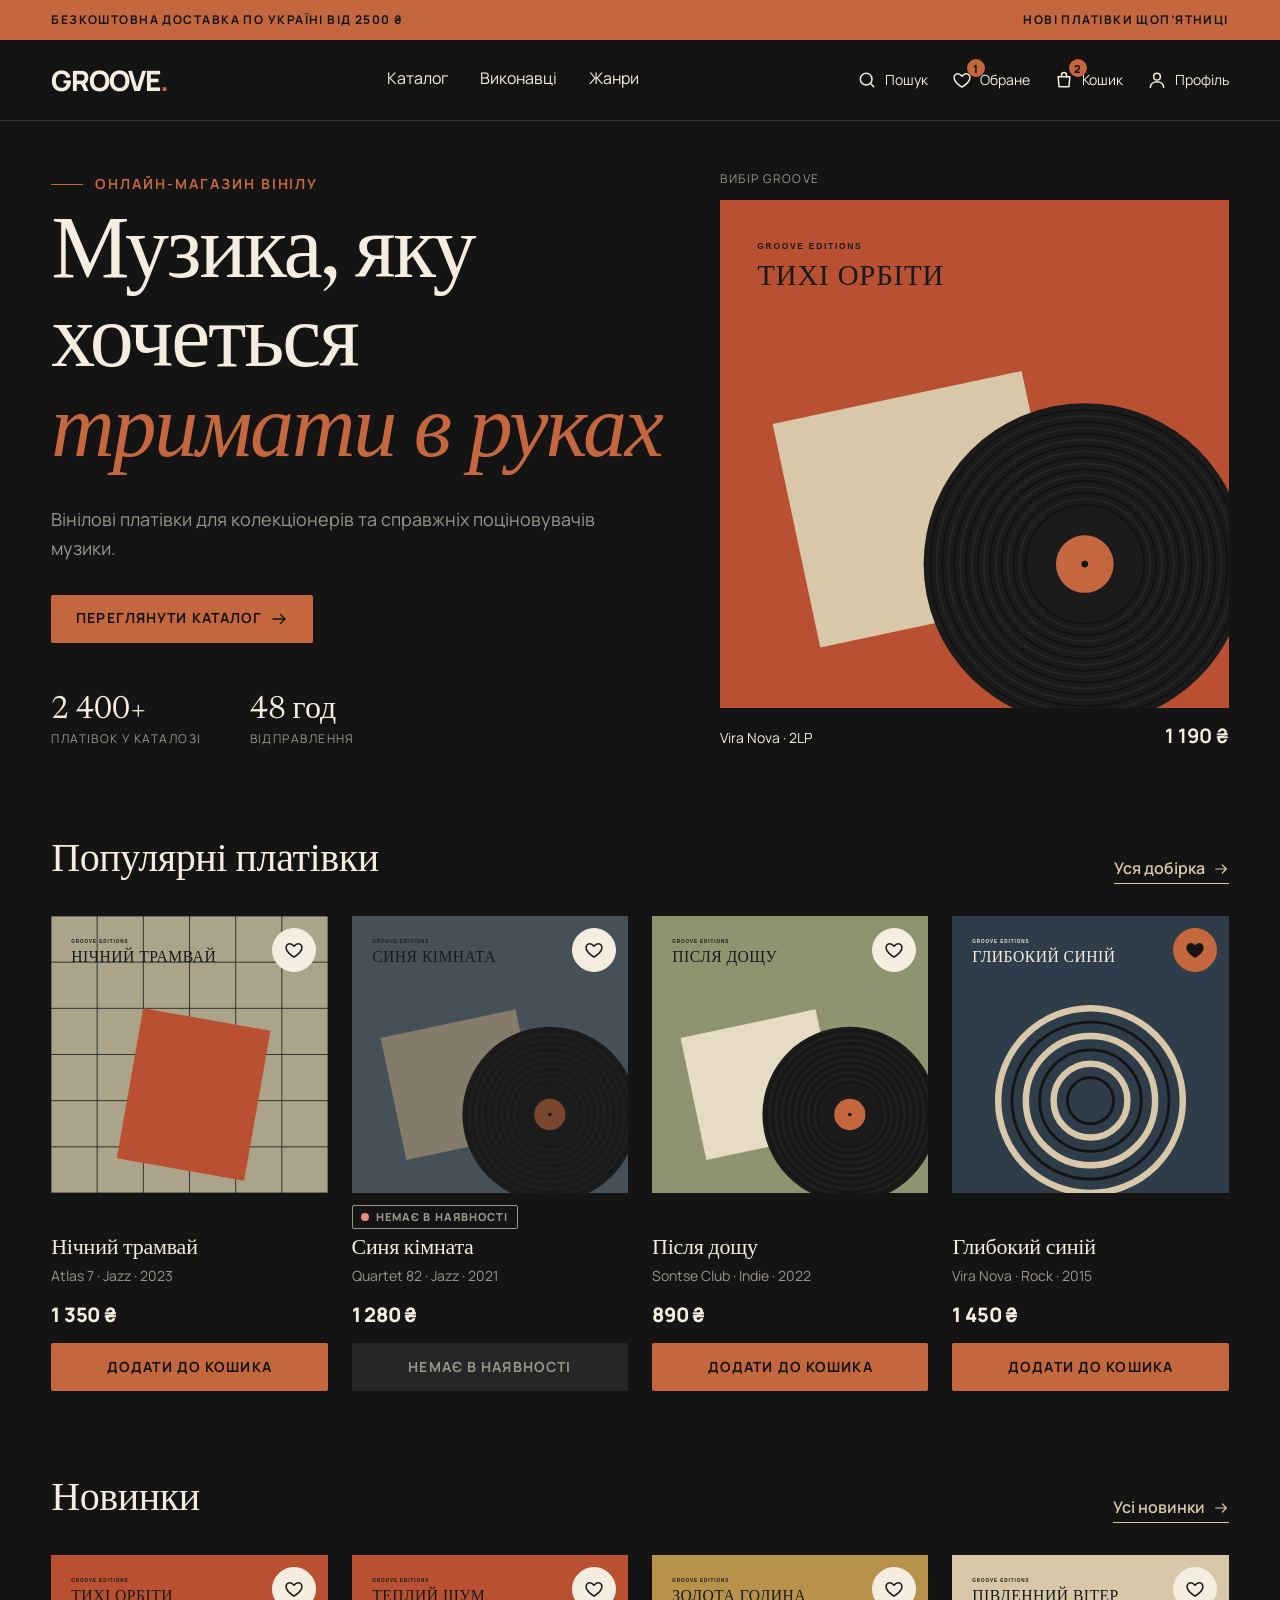
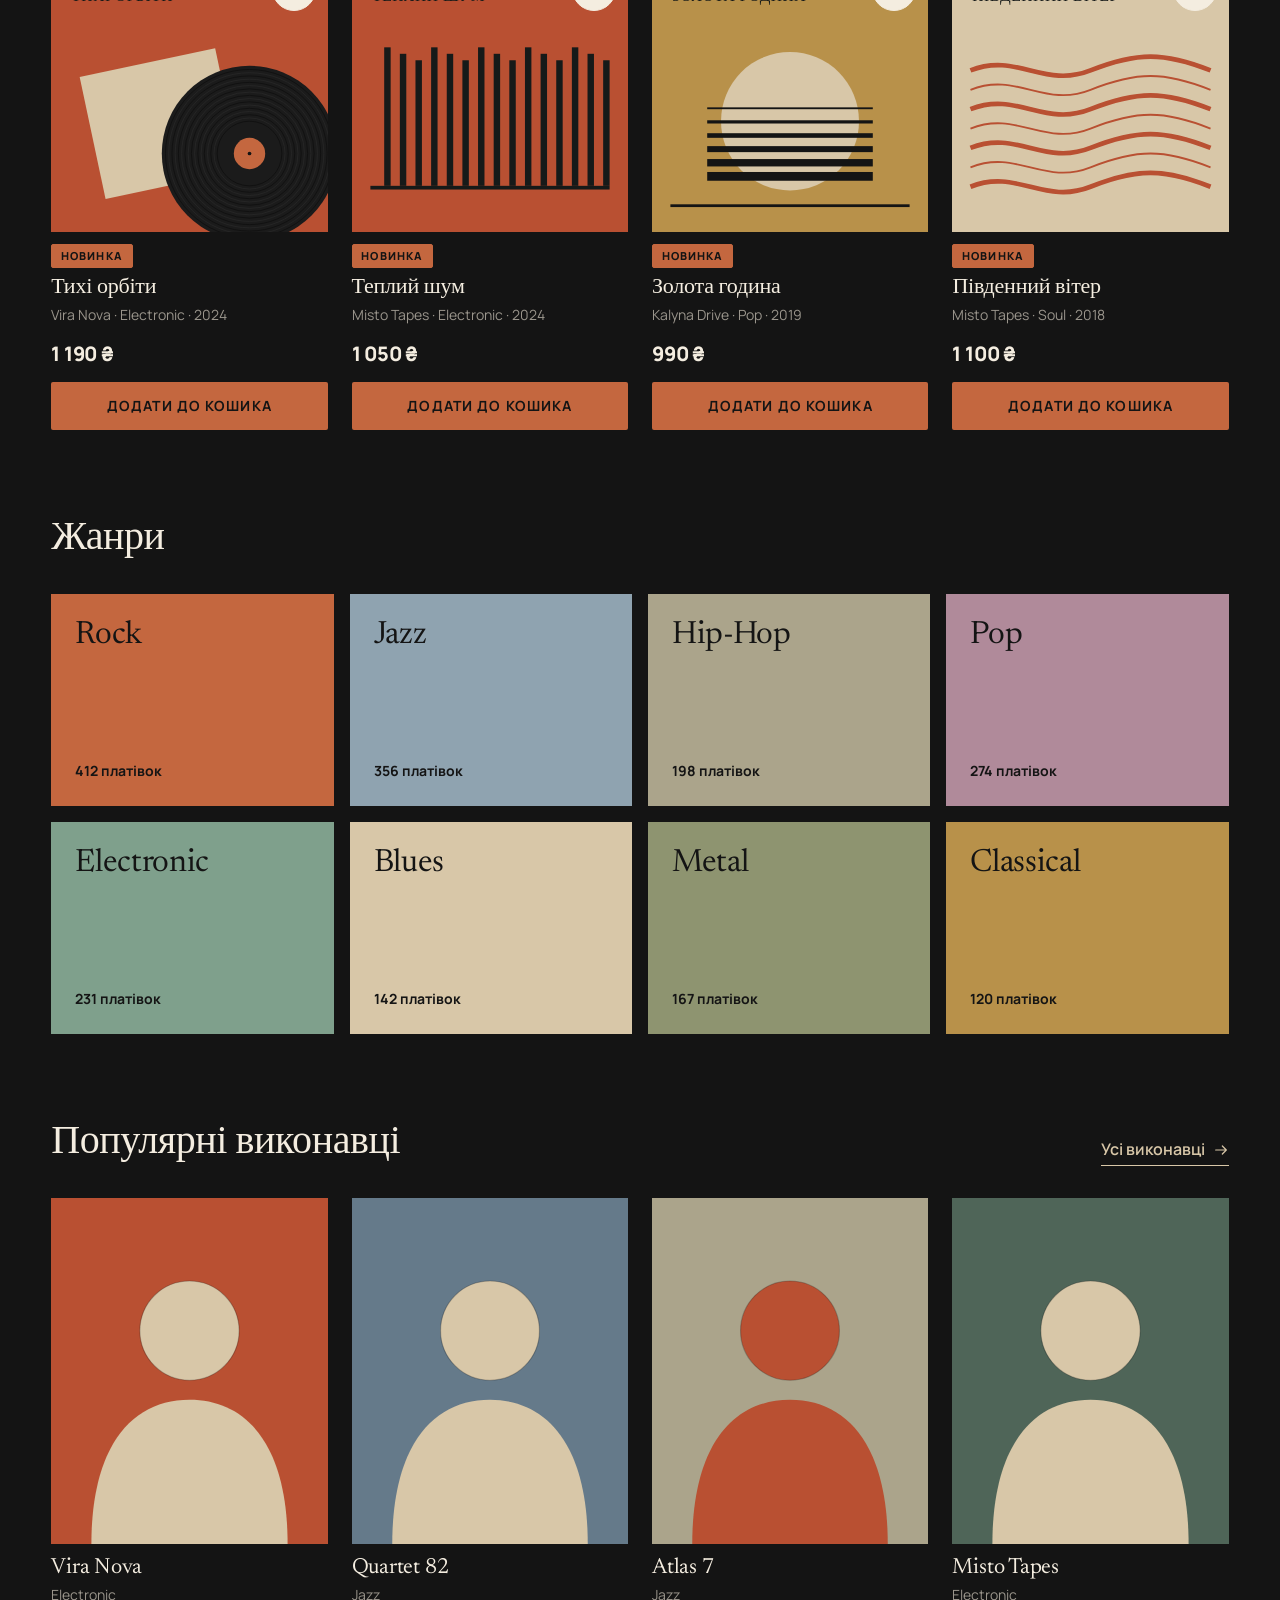
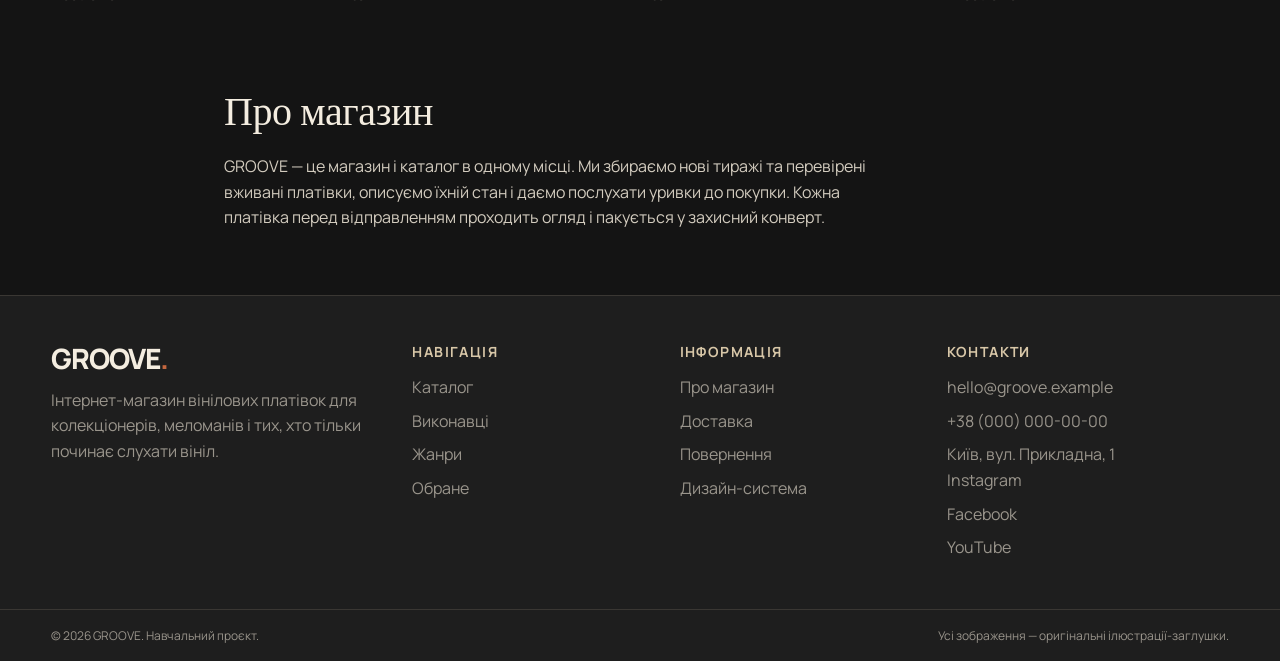
<file: index.html>
<!DOCTYPE html>
<html lang="uk">
<head>
<meta charset="utf-8">
<meta name="viewport" content="width=device-width, initial-scale=1">
<title>GROOVE — інтернет-магазин вінілових платівок</title>
<meta name="description" content="Вінілові платівки для колекціонерів та справжніх поціновувачів музики: каталог, виконавці, новинки, швидка доставка.">
<meta name="theme-color" content="#141414">
<link rel="icon" href="images/favicon.svg" type="image/svg+xml">
<link rel="preconnect" href="https://fonts.googleapis.com">
<link rel="preconnect" href="https://fonts.gstatic.com" crossorigin>
<link rel="stylesheet" href="https://fonts.googleapis.com/css2?family=Manrope:wght@400;500;600;700;800&amp;family=Newsreader:ital,opsz,wght@0,6..72,400;0,6..72,500;1,6..72,400&amp;display=swap">
<link rel="stylesheet" href="css/tokens.css">
<link rel="stylesheet" href="css/base.css">
<link rel="stylesheet" href="css/layout.css">
<link rel="stylesheet" href="css/components.css">
<link rel="stylesheet" href="css/pages.css">
<link rel="stylesheet" href="css/responsive.css">
</head>
<body>
<a class="skip-link" href="#main">Перейти до основного змісту</a>
<div class="promo-bar">
  <div class="container">
    <p>Безкоштовна доставка по Україні від 2500 ₴</p>
    <p>Нові платівки щоп’ятниці</p>
  </div>
</div>
<header class="site-header">
  <div class="container header-inner">
    <a class="logo" href="index.html" aria-label="GROOVE — на головну">GROOVE<span>.</span></a>
    <input type="checkbox" id="nav-toggle" class="nav-toggle" aria-controls="main-nav">
    <label for="nav-toggle" class="burger"><svg class="" viewBox="0 0 24 24" width="24" height="24" fill="none" stroke="currentColor" stroke-width="1.8" stroke-linecap="round" stroke-linejoin="round" aria-hidden="true" focusable="false"><path d="M4 7h16M4 12h16M4 17h16"/></svg><span class="visually-hidden">Меню</span></label>
    <nav class="main-nav" id="main-nav" aria-label="Головна навігація">
      <ul>
        <li><a href="catalog.html">Каталог</a></li>
        <li><a href="artist.html">Виконавці</a></li>
        <li><a href="index.html#genres">Жанри</a></li>
      </ul>
    </nav>
    <ul class="header-actions">
      <li><a href="search.html"><svg class="" viewBox="0 0 24 24" width="24" height="24" fill="none" stroke="currentColor" stroke-width="1.8" stroke-linecap="round" stroke-linejoin="round" aria-hidden="true" focusable="false"><circle cx="11" cy="11" r="7"/><path d="m20 20-3.5-3.5"/></svg><span>Пошук</span></a></li>
      <li><a href="wishlist.html"><svg class="" viewBox="0 0 24 24" width="24" height="24" fill="none" stroke="currentColor" stroke-width="1.8" stroke-linecap="round" stroke-linejoin="round" aria-hidden="true" focusable="false"><path d="M12 20.5s-7.5-4.6-9.2-9.4C1.6 7.700 3.700 4.500 7 4.500c2 0 3.400 1 5 3 1.600-2 3-3 5-3 3.300 0 5.400 3.200 4.200 6.600-1.700 4.800-9.200 9.400-9.200 9.400Z"/></svg><span>Обране</span><span class="count">1<span class="visually-hidden"> товар</span></span></a></li>
      <li><a href="cart.html"><svg class="" viewBox="0 0 24 24" width="24" height="24" fill="none" stroke="currentColor" stroke-width="1.8" stroke-linecap="round" stroke-linejoin="round" aria-hidden="true" focusable="false"><path d="M5 8h14l-1 12H6L5 8Z"/><path d="M9 8V6a3 3 0 0 1 6 0v2"/></svg><span>Кошик</span><span class="count">2<span class="visually-hidden"> товари</span></span></a></li>
      <li><a href="login.html"><svg class="" viewBox="0 0 24 24" width="24" height="24" fill="none" stroke="currentColor" stroke-width="1.8" stroke-linecap="round" stroke-linejoin="round" aria-hidden="true" focusable="false"><circle cx="12" cy="8" r="4"/><path d="M4 21c0-4.200 3.600-7 8-7s8 2.800 8 7"/></svg><span>Профіль</span></a></li>
    </ul>
  </div>
</header>
<main id="main">
<section class="hero" aria-labelledby="hero-title">
  <div class="container hero__grid">
    <div class="hero__text">
      <p class="eyebrow">Онлайн-магазин вінілу</p>
      <h1 id="hero-title" class="hero__title">Музика, яку хочеться <em>тримати в руках</em></h1>
      <p class="hero__lead">Вінілові платівки для колекціонерів та справжніх поціновувачів музики.</p>
      <a class="btn btn--primary" href="catalog.html">Переглянути каталог <svg class="" viewBox="0 0 24 24" width="24" height="24" fill="none" stroke="currentColor" stroke-width="1.8" stroke-linecap="round" stroke-linejoin="round" aria-hidden="true" focusable="false"><path d="M4 12h16m-6-6 6 6-6 6"/></svg></a>
      <dl class="hero__stats">
        <div><dt>платівок у каталозі</dt><dd>2 400+</dd></div>
        <div><dt>відправлення</dt><dd>48 год</dd></div>
      </dl>
    </div>
    <figure class="hero__figure">
      <figcaption class="hero__tag">Вибір GROOVE</figcaption>
      <a href="product.html"><img src="images/covers/tykhi-orbity.svg" alt="Обкладинка альбому «Тихі орбіти», Vira Nova" width="600" height="600"></a>
      <div class="hero__caption"><span>Vira Nova · 2LP</span><strong>1 190 ₴</strong></div>
    </figure>
  </div>
</section>

<section class="section" aria-labelledby="popular-title">
  <div class="container">
    <div class="section-head"><h2 id="popular-title">Популярні платівки</h2><a class="link-arrow" href="catalog.html">Уся добірка <svg class="" viewBox="0 0 24 24" width="24" height="24" fill="none" stroke="currentColor" stroke-width="1.8" stroke-linecap="round" stroke-linejoin="round" aria-hidden="true" focusable="false"><path d="M4 12h16m-6-6 6 6-6 6"/></svg></a></div>
    <ul class="grid-products ">
<li>
<article class="product-card">
  <div class="product-card__media">
    <a href="product.html" tabindex="-1" aria-hidden="true"><img src="images/covers/nichnyi-tramvai.svg" alt="Обкладинка альбому «Нічний трамвай», Atlas 7" width="600" height="600" loading="lazy"></a>
    <button class="icon-btn product-card__fav" type="button" aria-pressed="false" aria-label="Додати «Нічний трамвай» до обраного"><svg class="" viewBox="0 0 24 24" width="24" height="24" fill="none" stroke="currentColor" stroke-width="1.8" stroke-linecap="round" stroke-linejoin="round" aria-hidden="true" focusable="false"><path d="M12 20.5s-7.5-4.6-9.2-9.4C1.6 7.700 3.700 4.500 7 4.500c2 0 3.400 1 5 3 1.600-2 3-3 5-3 3.300 0 5.400 3.200 4.200 6.600-1.700 4.800-9.200 9.400-9.200 9.400Z"/></svg></button>
    <a class="btn btn--sm product-card__view" href="product.html">Переглянути<span class="visually-hidden"> «Нічний трамвай»</span></a>
  </div>
  <div class="product-card__badges"></div>
  <h3 class="product-card__title"><a href="product.html">Нічний трамвай</a></h3>
  <p class="product-card__meta">Atlas 7 · Jazz · 2023</p>
  <p class="product-card__price">1 350 ₴</p>
  <div class="product-card__actions">
    <button class="btn btn--primary btn--block" type="button">Додати до кошика<span class="visually-hidden">: Нічний трамвай</span></button>
  </div>
</article>
</li>
<li>
<article class="product-card product-card--out">
  <div class="product-card__media">
    <a href="product.html" tabindex="-1" aria-hidden="true"><img src="images/covers/synia-kimnata.svg" alt="Обкладинка альбому «Синя кімната», Quartet 82" width="600" height="600" loading="lazy"></a>
    <button class="icon-btn product-card__fav" type="button" aria-pressed="false" aria-label="Додати «Синя кімната» до обраного"><svg class="" viewBox="0 0 24 24" width="24" height="24" fill="none" stroke="currentColor" stroke-width="1.8" stroke-linecap="round" stroke-linejoin="round" aria-hidden="true" focusable="false"><path d="M12 20.5s-7.5-4.6-9.2-9.4C1.6 7.700 3.700 4.500 7 4.500c2 0 3.400 1 5 3 1.600-2 3-3 5-3 3.300 0 5.400 3.200 4.200 6.600-1.700 4.800-9.200 9.400-9.200 9.400Z"/></svg></button>
    <a class="btn btn--sm product-card__view" href="product.html">Переглянути<span class="visually-hidden"> «Синя кімната»</span></a>
  </div>
  <div class="product-card__badges"><span class="badge badge--out">Немає в наявності</span></div>
  <h3 class="product-card__title"><a href="product.html">Синя кімната</a></h3>
  <p class="product-card__meta">Quartet 82 · Jazz · 2021</p>
  <p class="product-card__price">1 280 ₴</p>
  <div class="product-card__actions">
    <button class="btn btn--primary btn--block" type="button" disabled>Немає в наявності<span class="visually-hidden">: Синя кімната</span></button>
  </div>
</article>
</li>
<li>
<article class="product-card">
  <div class="product-card__media">
    <a href="product.html" tabindex="-1" aria-hidden="true"><img src="images/covers/pislia-doshchu.svg" alt="Обкладинка альбому «Після дощу», Sontse Club" width="600" height="600" loading="lazy"></a>
    <button class="icon-btn product-card__fav" type="button" aria-pressed="false" aria-label="Додати «Після дощу» до обраного"><svg class="" viewBox="0 0 24 24" width="24" height="24" fill="none" stroke="currentColor" stroke-width="1.8" stroke-linecap="round" stroke-linejoin="round" aria-hidden="true" focusable="false"><path d="M12 20.5s-7.5-4.6-9.2-9.4C1.6 7.700 3.700 4.500 7 4.500c2 0 3.400 1 5 3 1.600-2 3-3 5-3 3.300 0 5.400 3.200 4.200 6.600-1.700 4.800-9.200 9.400-9.200 9.400Z"/></svg></button>
    <a class="btn btn--sm product-card__view" href="product.html">Переглянути<span class="visually-hidden"> «Після дощу»</span></a>
  </div>
  <div class="product-card__badges"></div>
  <h3 class="product-card__title"><a href="product.html">Після дощу</a></h3>
  <p class="product-card__meta">Sontse Club · Indie · 2022</p>
  <p class="product-card__price">890 ₴</p>
  <div class="product-card__actions">
    <button class="btn btn--primary btn--block" type="button">Додати до кошика<span class="visually-hidden">: Після дощу</span></button>
  </div>
</article>
</li>
<li>
<article class="product-card">
  <div class="product-card__media">
    <a href="product.html" tabindex="-1" aria-hidden="true"><img src="images/covers/hlyboky-synii.svg" alt="Обкладинка альбому «Глибокий синій», Vira Nova" width="600" height="600" loading="lazy"></a>
    <button class="icon-btn product-card__fav" type="button" aria-pressed="true" aria-label="Додати «Глибокий синій» до обраного"><svg class="" viewBox="0 0 24 24" width="24" height="24" fill="none" stroke="currentColor" stroke-width="1.8" stroke-linecap="round" stroke-linejoin="round" aria-hidden="true" focusable="false"><path d="M12 20.5s-7.5-4.6-9.2-9.4C1.6 7.700 3.700 4.500 7 4.500c2 0 3.400 1 5 3 1.600-2 3-3 5-3 3.300 0 5.400 3.200 4.200 6.600-1.700 4.800-9.200 9.400-9.200 9.400Z"/></svg></button>
    <a class="btn btn--sm product-card__view" href="product.html">Переглянути<span class="visually-hidden"> «Глибокий синій»</span></a>
  </div>
  <div class="product-card__badges"></div>
  <h3 class="product-card__title"><a href="product.html">Глибокий синій</a></h3>
  <p class="product-card__meta">Vira Nova · Rock · 2015</p>
  <p class="product-card__price">1 450 ₴</p>
  <div class="product-card__actions">
    <button class="btn btn--primary btn--block" type="button">Додати до кошика<span class="visually-hidden">: Глибокий синій</span></button>
  </div>
</article>
</li>
</ul>
  </div>
</section>

<section class="section" aria-labelledby="new-title">
  <div class="container">
    <div class="section-head"><h2 id="new-title">Новинки</h2><a class="link-arrow" href="catalog.html">Усі новинки <svg class="" viewBox="0 0 24 24" width="24" height="24" fill="none" stroke="currentColor" stroke-width="1.8" stroke-linecap="round" stroke-linejoin="round" aria-hidden="true" focusable="false"><path d="M4 12h16m-6-6 6 6-6 6"/></svg></a></div>
    <ul class="grid-products ">
<li>
<article class="product-card">
  <div class="product-card__media">
    <a href="product.html" tabindex="-1" aria-hidden="true"><img src="images/covers/tykhi-orbity.svg" alt="Обкладинка альбому «Тихі орбіти», Vira Nova" width="600" height="600" loading="lazy"></a>
    <button class="icon-btn product-card__fav" type="button" aria-pressed="false" aria-label="Додати «Тихі орбіти» до обраного"><svg class="" viewBox="0 0 24 24" width="24" height="24" fill="none" stroke="currentColor" stroke-width="1.8" stroke-linecap="round" stroke-linejoin="round" aria-hidden="true" focusable="false"><path d="M12 20.5s-7.5-4.6-9.2-9.4C1.6 7.700 3.700 4.500 7 4.500c2 0 3.400 1 5 3 1.600-2 3-3 5-3 3.300 0 5.400 3.200 4.200 6.600-1.700 4.800-9.200 9.400-9.200 9.400Z"/></svg></button>
    <a class="btn btn--sm product-card__view" href="product.html">Переглянути<span class="visually-hidden"> «Тихі орбіти»</span></a>
  </div>
  <div class="product-card__badges"><span class="badge badge--new">Новинка</span></div>
  <h3 class="product-card__title"><a href="product.html">Тихі орбіти</a></h3>
  <p class="product-card__meta">Vira Nova · Electronic · 2024</p>
  <p class="product-card__price">1 190 ₴</p>
  <div class="product-card__actions">
    <button class="btn btn--primary btn--block" type="button">Додати до кошика<span class="visually-hidden">: Тихі орбіти</span></button>
  </div>
</article>
</li>
<li>
<article class="product-card">
  <div class="product-card__media">
    <a href="product.html" tabindex="-1" aria-hidden="true"><img src="images/covers/teplyi-shum.svg" alt="Обкладинка альбому «Теплий шум», Misto Tapes" width="600" height="600" loading="lazy"></a>
    <button class="icon-btn product-card__fav" type="button" aria-pressed="false" aria-label="Додати «Теплий шум» до обраного"><svg class="" viewBox="0 0 24 24" width="24" height="24" fill="none" stroke="currentColor" stroke-width="1.8" stroke-linecap="round" stroke-linejoin="round" aria-hidden="true" focusable="false"><path d="M12 20.5s-7.5-4.6-9.2-9.4C1.6 7.700 3.700 4.500 7 4.500c2 0 3.400 1 5 3 1.600-2 3-3 5-3 3.300 0 5.400 3.200 4.200 6.600-1.700 4.800-9.200 9.400-9.200 9.400Z"/></svg></button>
    <a class="btn btn--sm product-card__view" href="product.html">Переглянути<span class="visually-hidden"> «Теплий шум»</span></a>
  </div>
  <div class="product-card__badges"><span class="badge badge--new">Новинка</span></div>
  <h3 class="product-card__title"><a href="product.html">Теплий шум</a></h3>
  <p class="product-card__meta">Misto Tapes · Electronic · 2024</p>
  <p class="product-card__price">1 050 ₴</p>
  <div class="product-card__actions">
    <button class="btn btn--primary btn--block" type="button">Додати до кошика<span class="visually-hidden">: Теплий шум</span></button>
  </div>
</article>
</li>
<li>
<article class="product-card">
  <div class="product-card__media">
    <a href="product.html" tabindex="-1" aria-hidden="true"><img src="images/covers/zolota-hodyna.svg" alt="Обкладинка альбому «Золота година», Kalyna Drive" width="600" height="600" loading="lazy"></a>
    <button class="icon-btn product-card__fav" type="button" aria-pressed="false" aria-label="Додати «Золота година» до обраного"><svg class="" viewBox="0 0 24 24" width="24" height="24" fill="none" stroke="currentColor" stroke-width="1.8" stroke-linecap="round" stroke-linejoin="round" aria-hidden="true" focusable="false"><path d="M12 20.5s-7.5-4.6-9.2-9.4C1.6 7.700 3.700 4.500 7 4.500c2 0 3.400 1 5 3 1.600-2 3-3 5-3 3.300 0 5.400 3.200 4.200 6.600-1.700 4.800-9.200 9.400-9.200 9.400Z"/></svg></button>
    <a class="btn btn--sm product-card__view" href="product.html">Переглянути<span class="visually-hidden"> «Золота година»</span></a>
  </div>
  <div class="product-card__badges"><span class="badge badge--new">Новинка</span></div>
  <h3 class="product-card__title"><a href="product.html">Золота година</a></h3>
  <p class="product-card__meta">Kalyna Drive · Pop · 2019</p>
  <p class="product-card__price">990 ₴</p>
  <div class="product-card__actions">
    <button class="btn btn--primary btn--block" type="button">Додати до кошика<span class="visually-hidden">: Золота година</span></button>
  </div>
</article>
</li>
<li>
<article class="product-card">
  <div class="product-card__media">
    <a href="product.html" tabindex="-1" aria-hidden="true"><img src="images/covers/pivdennyi-viter.svg" alt="Обкладинка альбому «Південний вітер», Misto Tapes" width="600" height="600" loading="lazy"></a>
    <button class="icon-btn product-card__fav" type="button" aria-pressed="false" aria-label="Додати «Південний вітер» до обраного"><svg class="" viewBox="0 0 24 24" width="24" height="24" fill="none" stroke="currentColor" stroke-width="1.8" stroke-linecap="round" stroke-linejoin="round" aria-hidden="true" focusable="false"><path d="M12 20.5s-7.5-4.6-9.2-9.4C1.6 7.700 3.700 4.500 7 4.500c2 0 3.400 1 5 3 1.600-2 3-3 5-3 3.300 0 5.400 3.200 4.200 6.600-1.700 4.800-9.200 9.400-9.200 9.400Z"/></svg></button>
    <a class="btn btn--sm product-card__view" href="product.html">Переглянути<span class="visually-hidden"> «Південний вітер»</span></a>
  </div>
  <div class="product-card__badges"><span class="badge badge--new">Новинка</span></div>
  <h3 class="product-card__title"><a href="product.html">Південний вітер</a></h3>
  <p class="product-card__meta">Misto Tapes · Soul · 2018</p>
  <p class="product-card__price">1 100 ₴</p>
  <div class="product-card__actions">
    <button class="btn btn--primary btn--block" type="button">Додати до кошика<span class="visually-hidden">: Південний вітер</span></button>
  </div>
</article>
</li>
</ul>
  </div>
</section>

<section class="section" id="genres" aria-labelledby="genres-title">
  <div class="container">
    <div class="section-head"><h2 id="genres-title">Жанри</h2></div>
    <ul class="grid-genres">
<li class="genre-card genre--1"><a href="catalog.html"><h3>Rock</h3><p>412 платівок</p></a></li>
<li class="genre-card genre--2"><a href="catalog.html"><h3>Jazz</h3><p>356 платівок</p></a></li>
<li class="genre-card genre--3"><a href="catalog.html"><h3>Hip-Hop</h3><p>198 платівок</p></a></li>
<li class="genre-card genre--4"><a href="catalog.html"><h3>Pop</h3><p>274 платівок</p></a></li>
<li class="genre-card genre--5"><a href="catalog.html"><h3>Electronic</h3><p>231 платівок</p></a></li>
<li class="genre-card genre--6"><a href="catalog.html"><h3>Blues</h3><p>142 платівок</p></a></li>
<li class="genre-card genre--7"><a href="catalog.html"><h3>Metal</h3><p>167 платівок</p></a></li>
<li class="genre-card genre--8"><a href="catalog.html"><h3>Classical</h3><p>120 платівок</p></a></li>
    </ul>
  </div>
</section>

<section class="section" aria-labelledby="artists-title">
  <div class="container">
    <div class="section-head"><h2 id="artists-title">Популярні виконавці</h2><a class="link-arrow" href="artist.html">Усі виконавці <svg class="" viewBox="0 0 24 24" width="24" height="24" fill="none" stroke="currentColor" stroke-width="1.8" stroke-linecap="round" stroke-linejoin="round" aria-hidden="true" focusable="false"><path d="M4 12h16m-6-6 6 6-6 6"/></svg></a></div>
    <ul class="grid-artists">
<li class="artist-card"><a href="artist.html">
  <div class="artist-card__photo"><img src="images/artists/vira-nova.svg" alt="Ілюстрація-заглушка: виконавець Vira Nova" width="480" height="600" loading="lazy"></div>
  <h3>Vira Nova</h3><p>Electronic</p></a></li><li class="artist-card"><a href="artist.html">
  <div class="artist-card__photo"><img src="images/artists/quartet-82.svg" alt="Ілюстрація-заглушка: виконавець Quartet 82" width="480" height="600" loading="lazy"></div>
  <h3>Quartet 82</h3><p>Jazz</p></a></li><li class="artist-card"><a href="artist.html">
  <div class="artist-card__photo"><img src="images/artists/atlas-7.svg" alt="Ілюстрація-заглушка: виконавець Atlas 7" width="480" height="600" loading="lazy"></div>
  <h3>Atlas 7</h3><p>Jazz</p></a></li><li class="artist-card"><a href="artist.html">
  <div class="artist-card__photo"><img src="images/artists/misto-tapes.svg" alt="Ілюстрація-заглушка: виконавець Misto Tapes" width="480" height="600" loading="lazy"></div>
  <h3>Misto Tapes</h3><p>Electronic</p></a></li>
    </ul>
  </div>
</section>

<section class="section" id="about" aria-labelledby="about-title">
  <div class="container product-section">
    <h2 id="about-title">Про магазин</h2>
    <p>GROOVE — це магазин і каталог в одному місці. Ми збираємо нові тиражі та перевірені вживані платівки, описуємо їхній стан і даємо послухати уривки до покупки. Кожна платівка перед відправленням проходить огляд і пакується у захисний конверт.</p>
  </div>
</section>
</main>
<footer class="site-footer">
  <div class="container footer-grid">
    <div>
      <p class="logo">GROOVE<span>.</span></p>
      <p class="text-muted">Інтернет-магазин вінілових платівок для колекціонерів, меломанів і тих, хто тільки починає слухати вініл.</p>
    </div>
    <nav aria-label="Навігація у футері">
      <h2>Навігація</h2>
      <ul>
        <li><a href="catalog.html">Каталог</a></li>
        <li><a href="artist.html">Виконавці</a></li>
        <li><a href="index.html#genres">Жанри</a></li>
        <li><a href="wishlist.html">Обране</a></li>
      </ul>
    </nav>
    <nav aria-label="Інформація для покупців">
      <h2>Інформація</h2>
      <ul>
        <li><a href="index.html#about">Про магазин</a></li>
        <li><a href="cart.html">Доставка</a></li>
        <li><a href="profile.html#orders">Повернення</a></li>
        <li><a href="design-system.html">Дизайн-система</a></li>
      </ul>
    </nav>
    <div>
      <h2>Контакти</h2>
      <address>
        <a href="mailto:hello@groove.example">hello@groove.example</a>
        <a href="tel:+380000000000">+38 (000) 000-00-00</a>
        <span>Київ, вул. Прикладна, 1</span>
      </address>
      <ul>
        <li><a href="#">Instagram</a></li>
        <li><a href="#">Facebook</a></li>
        <li><a href="#">YouTube</a></li>
      </ul>
    </div>
  </div>
  <div class="footer-bottom">
    <div class="container">
      <p>© 2026 GROOVE. Навчальний проєкт.</p>
      <p>Усі зображення — оригінальні ілюстрації-заглушки.</p>
    </div>
  </div>
</footer>
   <script src="js/app.js" defer></script>
</body>
</html>
</file>
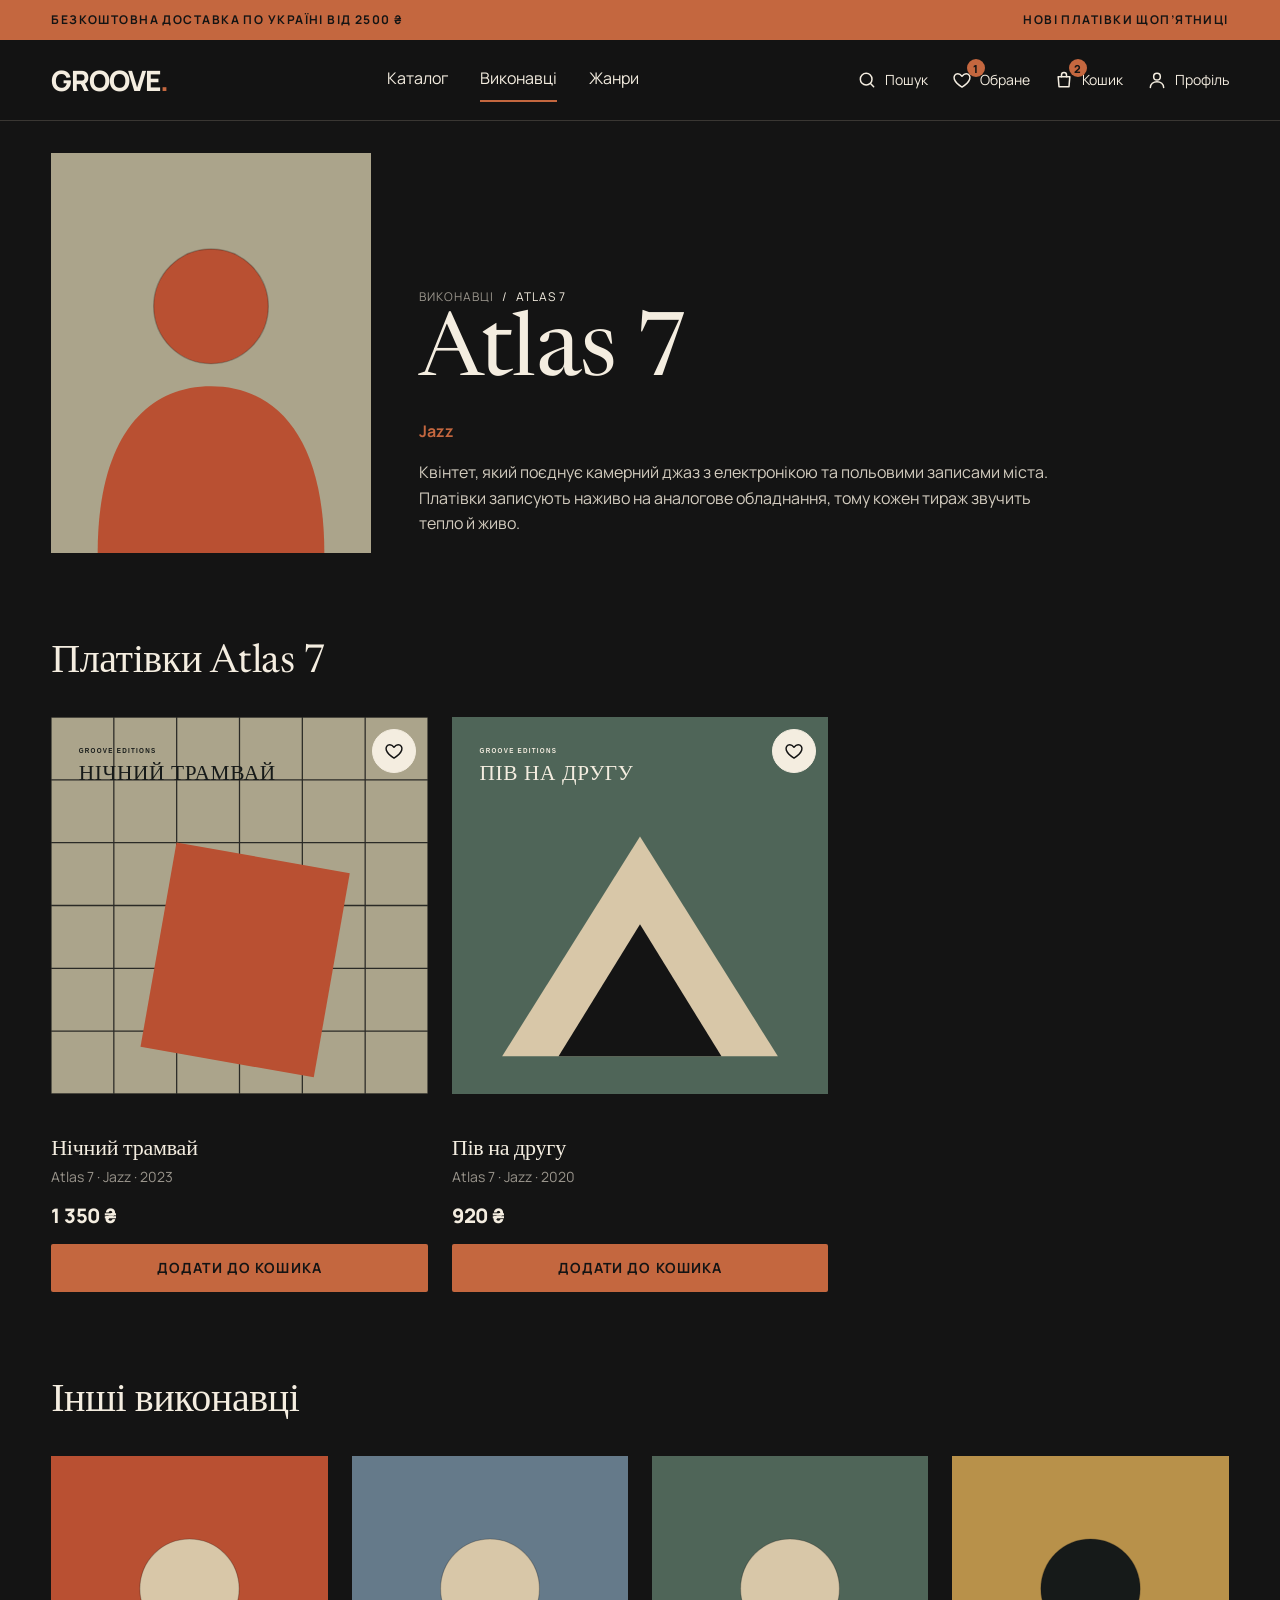
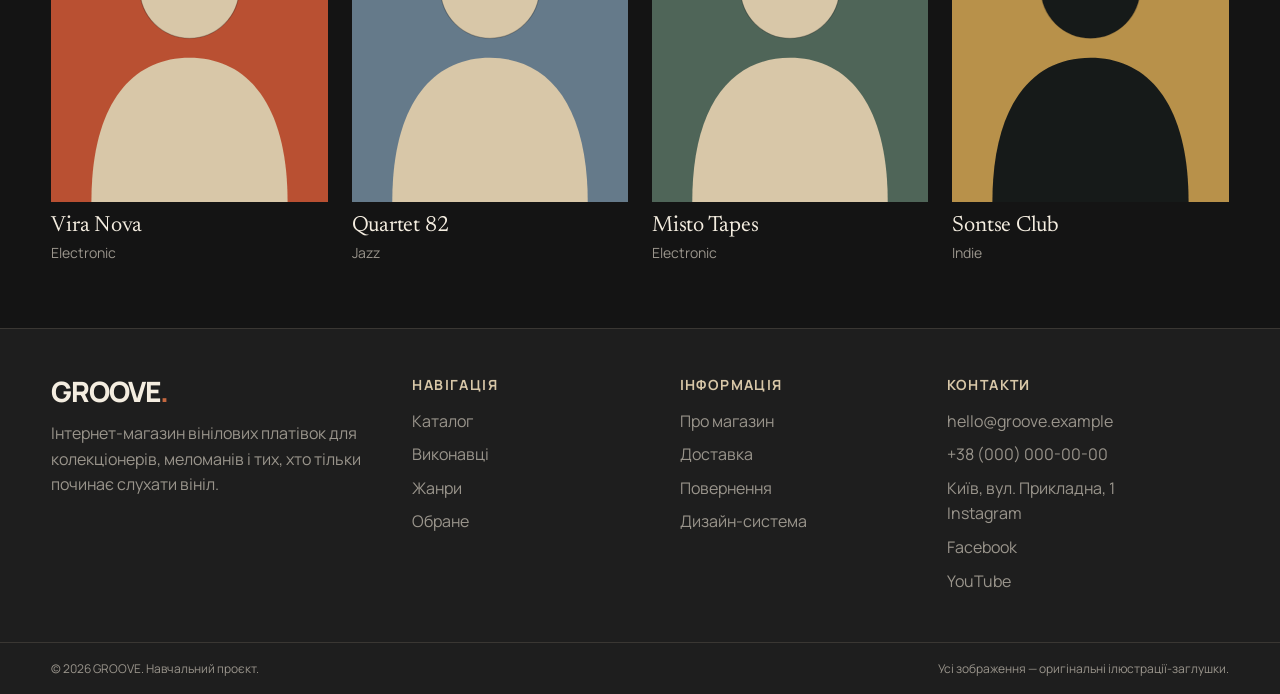
<file: artist.html>
<!DOCTYPE html>
<html lang="uk">
<head>
<meta charset="utf-8">
<meta name="viewport" content="width=device-width, initial-scale=1">
<title>Atlas 7 — виконавець — GROOVE</title>
<meta name="description" content="Сторінка виконавця Atlas 7: опис та всі доступні платівки.">
<meta name="theme-color" content="#141414">
<link rel="icon" href="images/favicon.svg" type="image/svg+xml">
<link rel="preconnect" href="https://fonts.googleapis.com">
<link rel="preconnect" href="https://fonts.gstatic.com" crossorigin>
<link rel="stylesheet" href="https://fonts.googleapis.com/css2?family=Manrope:wght@400;500;600;700;800&amp;family=Newsreader:ital,opsz,wght@0,6..72,400;0,6..72,500;1,6..72,400&amp;display=swap">
<link rel="stylesheet" href="css/tokens.css">
<link rel="stylesheet" href="css/base.css">
<link rel="stylesheet" href="css/layout.css">
<link rel="stylesheet" href="css/components.css">
<link rel="stylesheet" href="css/pages.css">
<link rel="stylesheet" href="css/responsive.css">
</head>
<body>
<a class="skip-link" href="#main">Перейти до основного змісту</a>
<div class="promo-bar">
  <div class="container">
    <p>Безкоштовна доставка по Україні від 2500 ₴</p>
    <p>Нові платівки щоп’ятниці</p>
  </div>
</div>
<header class="site-header">
  <div class="container header-inner">
    <a class="logo" href="index.html" aria-label="GROOVE — на головну">GROOVE<span>.</span></a>
    <input type="checkbox" id="nav-toggle" class="nav-toggle" aria-controls="main-nav">
    <label for="nav-toggle" class="burger"><svg class="" viewBox="0 0 24 24" width="24" height="24" fill="none" stroke="currentColor" stroke-width="1.8" stroke-linecap="round" stroke-linejoin="round" aria-hidden="true" focusable="false"><path d="M4 7h16M4 12h16M4 17h16"/></svg><span class="visually-hidden">Меню</span></label>
    <nav class="main-nav" id="main-nav" aria-label="Головна навігація">
      <ul>
        <li><a href="catalog.html">Каталог</a></li>
        <li><a href="artist.html" aria-current="page">Виконавці</a></li>
        <li><a href="index.html#genres">Жанри</a></li>
      </ul>
    </nav>
    <ul class="header-actions">
      <li><a href="search.html"><svg class="" viewBox="0 0 24 24" width="24" height="24" fill="none" stroke="currentColor" stroke-width="1.8" stroke-linecap="round" stroke-linejoin="round" aria-hidden="true" focusable="false"><circle cx="11" cy="11" r="7"/><path d="m20 20-3.5-3.5"/></svg><span>Пошук</span></a></li>
      <li><a href="wishlist.html"><svg class="" viewBox="0 0 24 24" width="24" height="24" fill="none" stroke="currentColor" stroke-width="1.8" stroke-linecap="round" stroke-linejoin="round" aria-hidden="true" focusable="false"><path d="M12 20.5s-7.5-4.6-9.2-9.4C1.6 7.700 3.700 4.500 7 4.500c2 0 3.400 1 5 3 1.600-2 3-3 5-3 3.300 0 5.400 3.200 4.200 6.600-1.700 4.800-9.200 9.400-9.200 9.400Z"/></svg><span>Обране</span><span class="count">1<span class="visually-hidden"> товар</span></span></a></li>
      <li><a href="cart.html"><svg class="" viewBox="0 0 24 24" width="24" height="24" fill="none" stroke="currentColor" stroke-width="1.8" stroke-linecap="round" stroke-linejoin="round" aria-hidden="true" focusable="false"><path d="M5 8h14l-1 12H6L5 8Z"/><path d="M9 8V6a3 3 0 0 1 6 0v2"/></svg><span>Кошик</span><span class="count">2<span class="visually-hidden"> товари</span></span></a></li>
      <li><a href="login.html"><svg class="" viewBox="0 0 24 24" width="24" height="24" fill="none" stroke="currentColor" stroke-width="1.8" stroke-linecap="round" stroke-linejoin="round" aria-hidden="true" focusable="false"><circle cx="12" cy="8" r="4"/><path d="M4 21c0-4.200 3.600-7 8-7s8 2.800 8 7"/></svg><span>Профіль</span></a></li>
    </ul>
  </div>
</header>
<main id="main">
<div class="container">
  <div class="artist-hero">
    <img src="images/artists/atlas-7.svg" alt="Ілюстрація-заглушка: виконавець Atlas 7" width="480" height="600">
    <div>
      <nav class="breadcrumb" aria-label="Навігаційний ланцюжок"><ol><li><a href="artist.html">Виконавці</a></li><li aria-current="page">Atlas 7</li></ol></nav>
      <h1>Atlas 7</h1>
      <p class="artist-hero__genre">Jazz</p>
      <p class="artist-hero__bio">Київський квінтет, який поєднує камерний джаз з електронікою та польовими записами міста. Платівки гурту записують наживо на аналогове обладнання, тому кожен тираж звучить тепло й живо.</p>
    </div>
  </div>
  <section class="section" aria-labelledby="albums-title">
    <div class="section-head"><h2 id="albums-title">Платівки Atlas 7</h2></div>
    <ul class="grid-products grid-products--3">
<li>
<article class="product-card">
  <div class="product-card__media">
    <a href="product.html" tabindex="-1" aria-hidden="true"><img src="images/covers/nichnyi-tramvai.svg" alt="Обкладинка альбому «Нічний трамвай», Atlas 7" width="600" height="600" loading="lazy"></a>
    <button class="icon-btn product-card__fav" type="button" aria-pressed="false" aria-label="Додати «Нічний трамвай» до обраного"><svg class="" viewBox="0 0 24 24" width="24" height="24" fill="none" stroke="currentColor" stroke-width="1.8" stroke-linecap="round" stroke-linejoin="round" aria-hidden="true" focusable="false"><path d="M12 20.5s-7.5-4.6-9.2-9.4C1.6 7.700 3.700 4.500 7 4.500c2 0 3.400 1 5 3 1.600-2 3-3 5-3 3.300 0 5.400 3.200 4.200 6.600-1.700 4.800-9.200 9.400-9.200 9.400Z"/></svg></button>
    <a class="btn btn--sm product-card__view" href="product.html">Переглянути<span class="visually-hidden"> «Нічний трамвай»</span></a>
  </div>
  <div class="product-card__badges"></div>
  <h3 class="product-card__title"><a href="product.html">Нічний трамвай</a></h3>
  <p class="product-card__meta">Atlas 7 · Jazz · 2023</p>
  <p class="product-card__price">1 350 ₴</p>
  <div class="product-card__actions">
    <button class="btn btn--primary btn--block" type="button">Додати до кошика<span class="visually-hidden">: Нічний трамвай</span></button>
  </div>
</article>
</li>
<li>
<article class="product-card">
  <div class="product-card__media">
    <a href="product.html" tabindex="-1" aria-hidden="true"><img src="images/covers/piv-na-druhu.svg" alt="Обкладинка альбому «Пів на другу», Atlas 7" width="600" height="600" loading="lazy"></a>
    <button class="icon-btn product-card__fav" type="button" aria-pressed="false" aria-label="Додати «Пів на другу» до обраного"><svg class="" viewBox="0 0 24 24" width="24" height="24" fill="none" stroke="currentColor" stroke-width="1.8" stroke-linecap="round" stroke-linejoin="round" aria-hidden="true" focusable="false"><path d="M12 20.5s-7.5-4.6-9.2-9.4C1.6 7.700 3.700 4.500 7 4.500c2 0 3.400 1 5 3 1.600-2 3-3 5-3 3.300 0 5.400 3.200 4.200 6.600-1.700 4.800-9.200 9.400-9.200 9.400Z"/></svg></button>
    <a class="btn btn--sm product-card__view" href="product.html">Переглянути<span class="visually-hidden"> «Пів на другу»</span></a>
  </div>
  <div class="product-card__badges"></div>
  <h3 class="product-card__title"><a href="product.html">Пів на другу</a></h3>
  <p class="product-card__meta">Atlas 7 · Jazz · 2020</p>
  <p class="product-card__price">920 ₴</p>
  <div class="product-card__actions">
    <button class="btn btn--primary btn--block" type="button">Додати до кошика<span class="visually-hidden">: Пів на другу</span></button>
  </div>
</article>
</li>
</ul>
  </section>
  <section class="section" aria-labelledby="other-artists">
    <div class="section-head"><h2 id="other-artists">Інші виконавці</h2></div>
    <ul class="grid-artists">
<li class="artist-card"><a href="artist.html">
  <div class="artist-card__photo"><img src="images/artists/vira-nova.svg" alt="Ілюстрація-заглушка: виконавець Vira Nova" width="480" height="600" loading="lazy"></div>
  <h3>Vira Nova</h3><p>Electronic</p></a></li><li class="artist-card"><a href="artist.html">
  <div class="artist-card__photo"><img src="images/artists/quartet-82.svg" alt="Ілюстрація-заглушка: виконавець Quartet 82" width="480" height="600" loading="lazy"></div>
  <h3>Quartet 82</h3><p>Jazz</p></a></li><li class="artist-card"><a href="artist.html">
  <div class="artist-card__photo"><img src="images/artists/misto-tapes.svg" alt="Ілюстрація-заглушка: виконавець Misto Tapes" width="480" height="600" loading="lazy"></div>
  <h3>Misto Tapes</h3><p>Electronic</p></a></li><li class="artist-card"><a href="artist.html">
  <div class="artist-card__photo"><img src="images/artists/sontse-club.svg" alt="Ілюстрація-заглушка: виконавець Sontse Club" width="480" height="600" loading="lazy"></div>
  <h3>Sontse Club</h3><p>Indie</p></a></li>
    </ul>
  </section>
</div>
</main>
<footer class="site-footer">
  <div class="container footer-grid">
    <div>
      <p class="logo">GROOVE<span>.</span></p>
      <p class="text-muted">Інтернет-магазин вінілових платівок для колекціонерів, меломанів і тих, хто тільки починає слухати вініл.</p>
    </div>
    <nav aria-label="Навігація у футері">
      <h2>Навігація</h2>
      <ul>
        <li><a href="catalog.html">Каталог</a></li>
        <li><a href="artist.html">Виконавці</a></li>
        <li><a href="index.html#genres">Жанри</a></li>
        <li><a href="wishlist.html">Обране</a></li>
      </ul>
    </nav>
    <nav aria-label="Інформація для покупців">
      <h2>Інформація</h2>
      <ul>
        <li><a href="index.html#about">Про магазин</a></li>
        <li><a href="cart.html">Доставка</a></li>
        <li><a href="profile.html#orders">Повернення</a></li>
        <li><a href="design-system.html">Дизайн-система</a></li>
      </ul>
    </nav>
    <div>
      <h2>Контакти</h2>
      <address>
        <a href="mailto:hello@groove.example">hello@groove.example</a>
        <a href="tel:+380000000000">+38 (000) 000-00-00</a>
        <span>Київ, вул. Прикладна, 1</span>
      </address>
      <ul>
        <li><a href="#">Instagram</a></li>
        <li><a href="#">Facebook</a></li>
        <li><a href="#">YouTube</a></li>
      </ul>
    </div>
  </div>
  <div class="footer-bottom">
    <div class="container">
      <p>© 2026 GROOVE. Навчальний проєкт.</p>
      <p>Усі зображення — оригінальні ілюстрації-заглушки.</p>
    </div>
  </div>
</footer>
   <script src="js/app.js" defer></script>
</body>
</html>
</file>
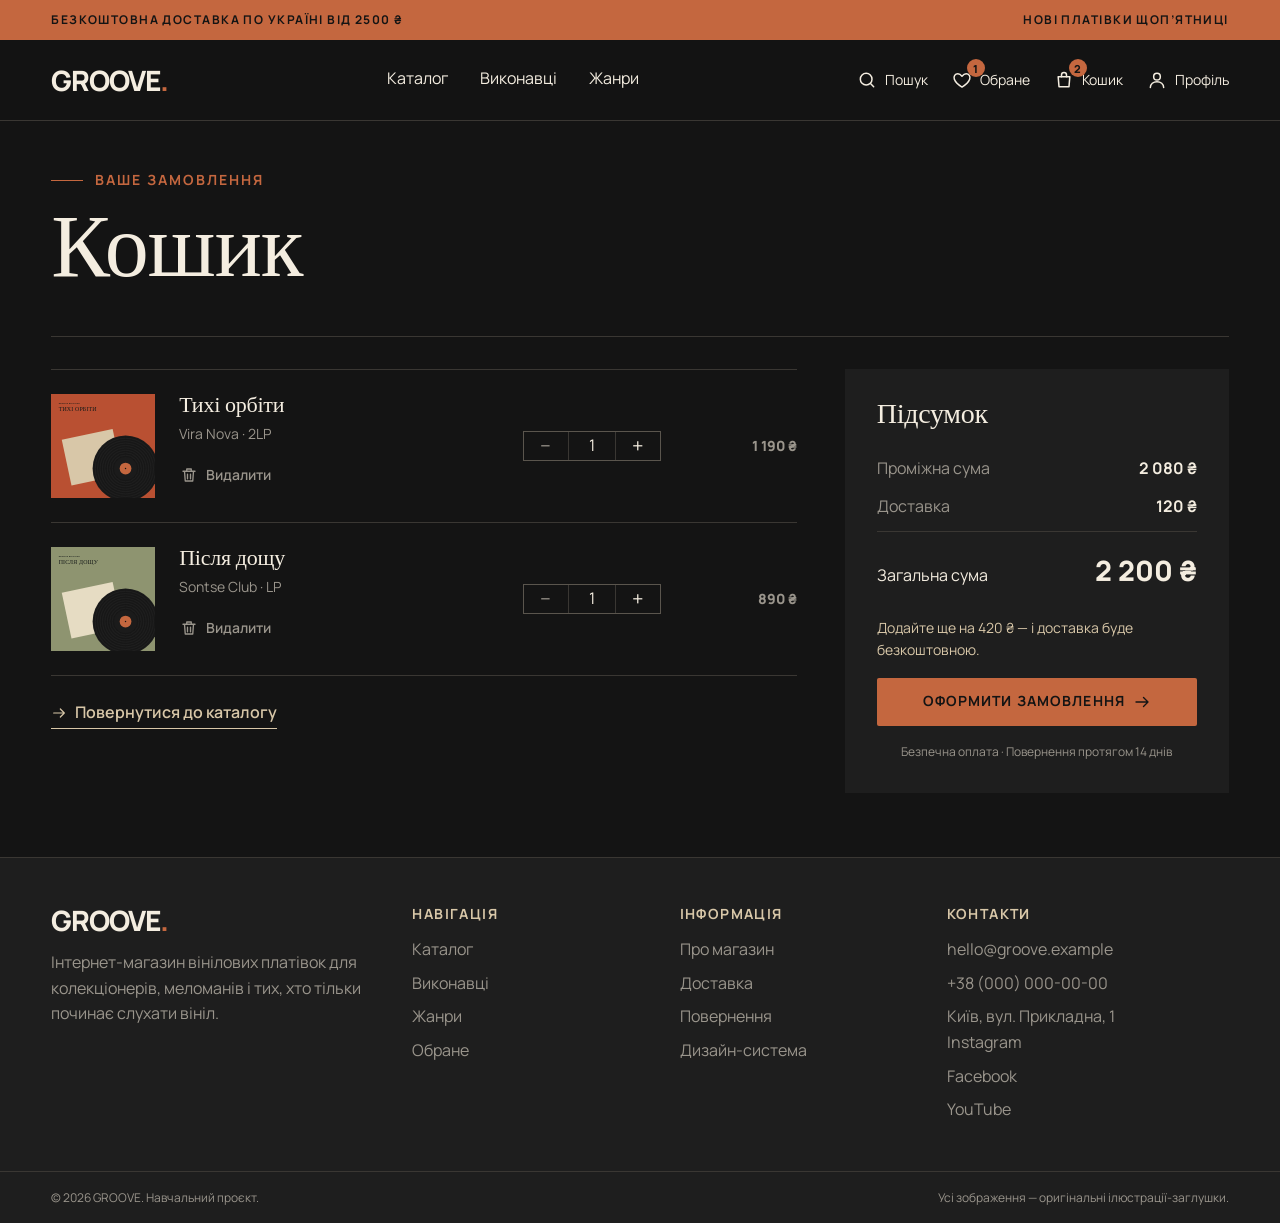
<file: cart.html>
<!DOCTYPE html>
<html lang="uk">
<head>
<meta charset="utf-8">
<meta name="viewport" content="width=device-width, initial-scale=1">
<title>Кошик — GROOVE</title>
<meta name="description" content="Ваш кошик: товари, кількість, доставка та загальна сума замовлення.">
<meta name="theme-color" content="#141414">
<link rel="icon" href="images/favicon.svg" type="image/svg+xml">
<link rel="preconnect" href="https://fonts.googleapis.com">
<link rel="preconnect" href="https://fonts.gstatic.com" crossorigin>
<link rel="stylesheet" href="https://fonts.googleapis.com/css2?family=Manrope:wght@400;500;600;700;800&amp;family=Newsreader:ital,opsz,wght@0,6..72,400;0,6..72,500;1,6..72,400&amp;display=swap">
<link rel="stylesheet" href="css/tokens.css">
<link rel="stylesheet" href="css/base.css">
<link rel="stylesheet" href="css/layout.css">
<link rel="stylesheet" href="css/components.css">
<link rel="stylesheet" href="css/pages.css">
<link rel="stylesheet" href="css/responsive.css">
</head>
<body>
<a class="skip-link" href="#main">Перейти до основного змісту</a>
<div class="promo-bar">
  <div class="container">
    <p>Безкоштовна доставка по Україні від 2500 ₴</p>
    <p>Нові платівки щоп’ятниці</p>
  </div>
</div>
<header class="site-header">
  <div class="container header-inner">
    <a class="logo" href="index.html" aria-label="GROOVE — на головну">GROOVE<span>.</span></a>
    <input type="checkbox" id="nav-toggle" class="nav-toggle" aria-controls="main-nav">
    <label for="nav-toggle" class="burger"><svg class="" viewBox="0 0 24 24" width="24" height="24" fill="none" stroke="currentColor" stroke-width="1.8" stroke-linecap="round" stroke-linejoin="round" aria-hidden="true" focusable="false"><path d="M4 7h16M4 12h16M4 17h16"/></svg><span class="visually-hidden">Меню</span></label>
    <nav class="main-nav" id="main-nav" aria-label="Головна навігація">
      <ul>
        <li><a href="catalog.html">Каталог</a></li>
        <li><a href="artist.html">Виконавці</a></li>
        <li><a href="index.html#genres">Жанри</a></li>
      </ul>
    </nav>
    <ul class="header-actions">
      <li><a href="search.html"><svg class="" viewBox="0 0 24 24" width="24" height="24" fill="none" stroke="currentColor" stroke-width="1.8" stroke-linecap="round" stroke-linejoin="round" aria-hidden="true" focusable="false"><circle cx="11" cy="11" r="7"/><path d="m20 20-3.5-3.5"/></svg><span>Пошук</span></a></li>
      <li><a href="wishlist.html"><svg class="" viewBox="0 0 24 24" width="24" height="24" fill="none" stroke="currentColor" stroke-width="1.8" stroke-linecap="round" stroke-linejoin="round" aria-hidden="true" focusable="false"><path d="M12 20.5s-7.5-4.6-9.2-9.4C1.6 7.700 3.700 4.500 7 4.500c2 0 3.400 1 5 3 1.600-2 3-3 5-3 3.300 0 5.400 3.200 4.200 6.600-1.700 4.800-9.200 9.400-9.200 9.400Z"/></svg><span>Обране</span><span class="count">1<span class="visually-hidden"> товар</span></span></a></li>
      <li><a href="cart.html" aria-current="page"><svg class="" viewBox="0 0 24 24" width="24" height="24" fill="none" stroke="currentColor" stroke-width="1.8" stroke-linecap="round" stroke-linejoin="round" aria-hidden="true" focusable="false"><path d="M5 8h14l-1 12H6L5 8Z"/><path d="M9 8V6a3 3 0 0 1 6 0v2"/></svg><span>Кошик</span><span class="count">2<span class="visually-hidden"> товари</span></span></a></li>
      <li><a href="login.html"><svg class="" viewBox="0 0 24 24" width="24" height="24" fill="none" stroke="currentColor" stroke-width="1.8" stroke-linecap="round" stroke-linejoin="round" aria-hidden="true" focusable="false"><circle cx="12" cy="8" r="4"/><path d="M4 21c0-4.200 3.600-7 8-7s8 2.800 8 7"/></svg><span>Профіль</span></a></li>
    </ul>
  </div>
</header>
<main id="main">
<div class="container">
  <header class="page-head"><p class="eyebrow">Ваше замовлення</p><h1>Кошик</h1></header>
  <div class="cart">
    <section aria-labelledby="cart-items">
      <h2 id="cart-items" class="visually-hidden">Товари в кошику</h2>
      <ul class="cart-list">
<li class="cart-item">
  <img src="images/covers/tykhi-orbity.svg" alt="Обкладинка альбому «Тихі орбіти», Vira Nova" width="600" height="600" loading="lazy">
  <div>
    <h3><a href="product.html">Тихі орбіти</a></h3>
    <p>Vira Nova · 2LP</p>
    <button class="btn btn--ghost btn--sm cart-item__remove" type="button"><svg class="" viewBox="0 0 24 24" width="24" height="24" fill="none" stroke="currentColor" stroke-width="1.8" stroke-linecap="round" stroke-linejoin="round" aria-hidden="true" focusable="false"><path d="M4 7h16M10 11v6m4-6v6M6 7l1 13h10l1-13M9 7V4h6v3"/></svg> Видалити<span class="visually-hidden">: Тихі орбіти</span></button>
  </div>
  <div class="qty" role="group" aria-label="Кількість">
  <button type="button" aria-label="Зменшити кількість" disabled>−</button>
  <label class="visually-hidden" for="qty-1">Кількість</label>
  <input id="qty-1" type="number" value="1" min="1" max="10" inputmode="numeric">
  <button type="button" aria-label="Збільшити кількість">+</button>
</div>
  <p class="cart-item__price">1 190 ₴</p>
</li>
<li class="cart-item">
  <img src="images/covers/pislia-doshchu.svg" alt="Обкладинка альбому «Після дощу», Sontse Club" width="600" height="600" loading="lazy">
  <div>
    <h3><a href="product.html">Після дощу</a></h3>
    <p>Sontse Club · LP</p>
    <button class="btn btn--ghost btn--sm cart-item__remove" type="button"><svg class="" viewBox="0 0 24 24" width="24" height="24" fill="none" stroke="currentColor" stroke-width="1.8" stroke-linecap="round" stroke-linejoin="round" aria-hidden="true" focusable="false"><path d="M4 7h16M10 11v6m4-6v6M6 7l1 13h10l1-13M9 7V4h6v3"/></svg> Видалити<span class="visually-hidden">: Після дощу</span></button>
  </div>
  <div class="qty" role="group" aria-label="Кількість">
  <button type="button" aria-label="Зменшити кількість" disabled>−</button>
  <label class="visually-hidden" for="qty-2">Кількість</label>
  <input id="qty-2" type="number" value="1" min="1" max="10" inputmode="numeric">
  <button type="button" aria-label="Збільшити кількість">+</button>
</div>
  <p class="cart-item__price">890 ₴</p>
</li>
      </ul>
      <p class="mt-6"><a class="link-arrow" href="catalog.html"><svg class="" viewBox="0 0 24 24" width="24" height="24" fill="none" stroke="currentColor" stroke-width="1.8" stroke-linecap="round" stroke-linejoin="round" aria-hidden="true" focusable="false"><path d="M4 12h16m-6-6 6 6-6 6"/></svg> Повернутися до каталогу</a></p>
    </section>
    <aside class="summary" aria-labelledby="summary-title">
      <h2 id="summary-title">Підсумок</h2>
      <dl>
        <div><dt>Проміжна сума</dt><dd>2 080 ₴</dd></div>
        <div><dt>Доставка</dt><dd>120 ₴</dd></div>
        <div class="summary__total"><dt>Загальна сума</dt><dd>2 200 ₴</dd></div>
      </dl>
      <p class="summary__hint">Додайте ще на 420 ₴ — і доставка буде безкоштовною.</p>
      <a class="btn btn--primary btn--block" href="checkout.html">Оформити замовлення <svg class="" viewBox="0 0 24 24" width="24" height="24" fill="none" stroke="currentColor" stroke-width="1.8" stroke-linecap="round" stroke-linejoin="round" aria-hidden="true" focusable="false"><path d="M4 12h16m-6-6 6 6-6 6"/></svg></a>
      <p class="summary__note">Безпечна оплата · Повернення протягом 14 днів</p>
    </aside>
  </div>
</div>
</main>
<footer class="site-footer">
  <div class="container footer-grid">
    <div>
      <p class="logo">GROOVE<span>.</span></p>
      <p class="text-muted">Інтернет-магазин вінілових платівок для колекціонерів, меломанів і тих, хто тільки починає слухати вініл.</p>
    </div>
    <nav aria-label="Навігація у футері">
      <h2>Навігація</h2>
      <ul>
        <li><a href="catalog.html">Каталог</a></li>
        <li><a href="artist.html">Виконавці</a></li>
        <li><a href="index.html#genres">Жанри</a></li>
        <li><a href="wishlist.html">Обране</a></li>
      </ul>
    </nav>
    <nav aria-label="Інформація для покупців">
      <h2>Інформація</h2>
      <ul>
        <li><a href="index.html#about">Про магазин</a></li>
        <li><a href="cart.html">Доставка</a></li>
        <li><a href="profile.html#orders">Повернення</a></li>
        <li><a href="design-system.html">Дизайн-система</a></li>
      </ul>
    </nav>
    <div>
      <h2>Контакти</h2>
      <address>
        <a href="mailto:hello@groove.example">hello@groove.example</a>
        <a href="tel:+380000000000">+38 (000) 000-00-00</a>
        <span>Київ, вул. Прикладна, 1</span>
      </address>
      <ul>
        <li><a href="#">Instagram</a></li>
        <li><a href="#">Facebook</a></li>
        <li><a href="#">YouTube</a></li>
      </ul>
    </div>
  </div>
  <div class="footer-bottom">
    <div class="container">
      <p>© 2026 GROOVE. Навчальний проєкт.</p>
      <p>Усі зображення — оригінальні ілюстрації-заглушки.</p>
    </div>
  </div>
</footer>
   <script src="js/app.js" defer></script>
</body>
</html>
</file>
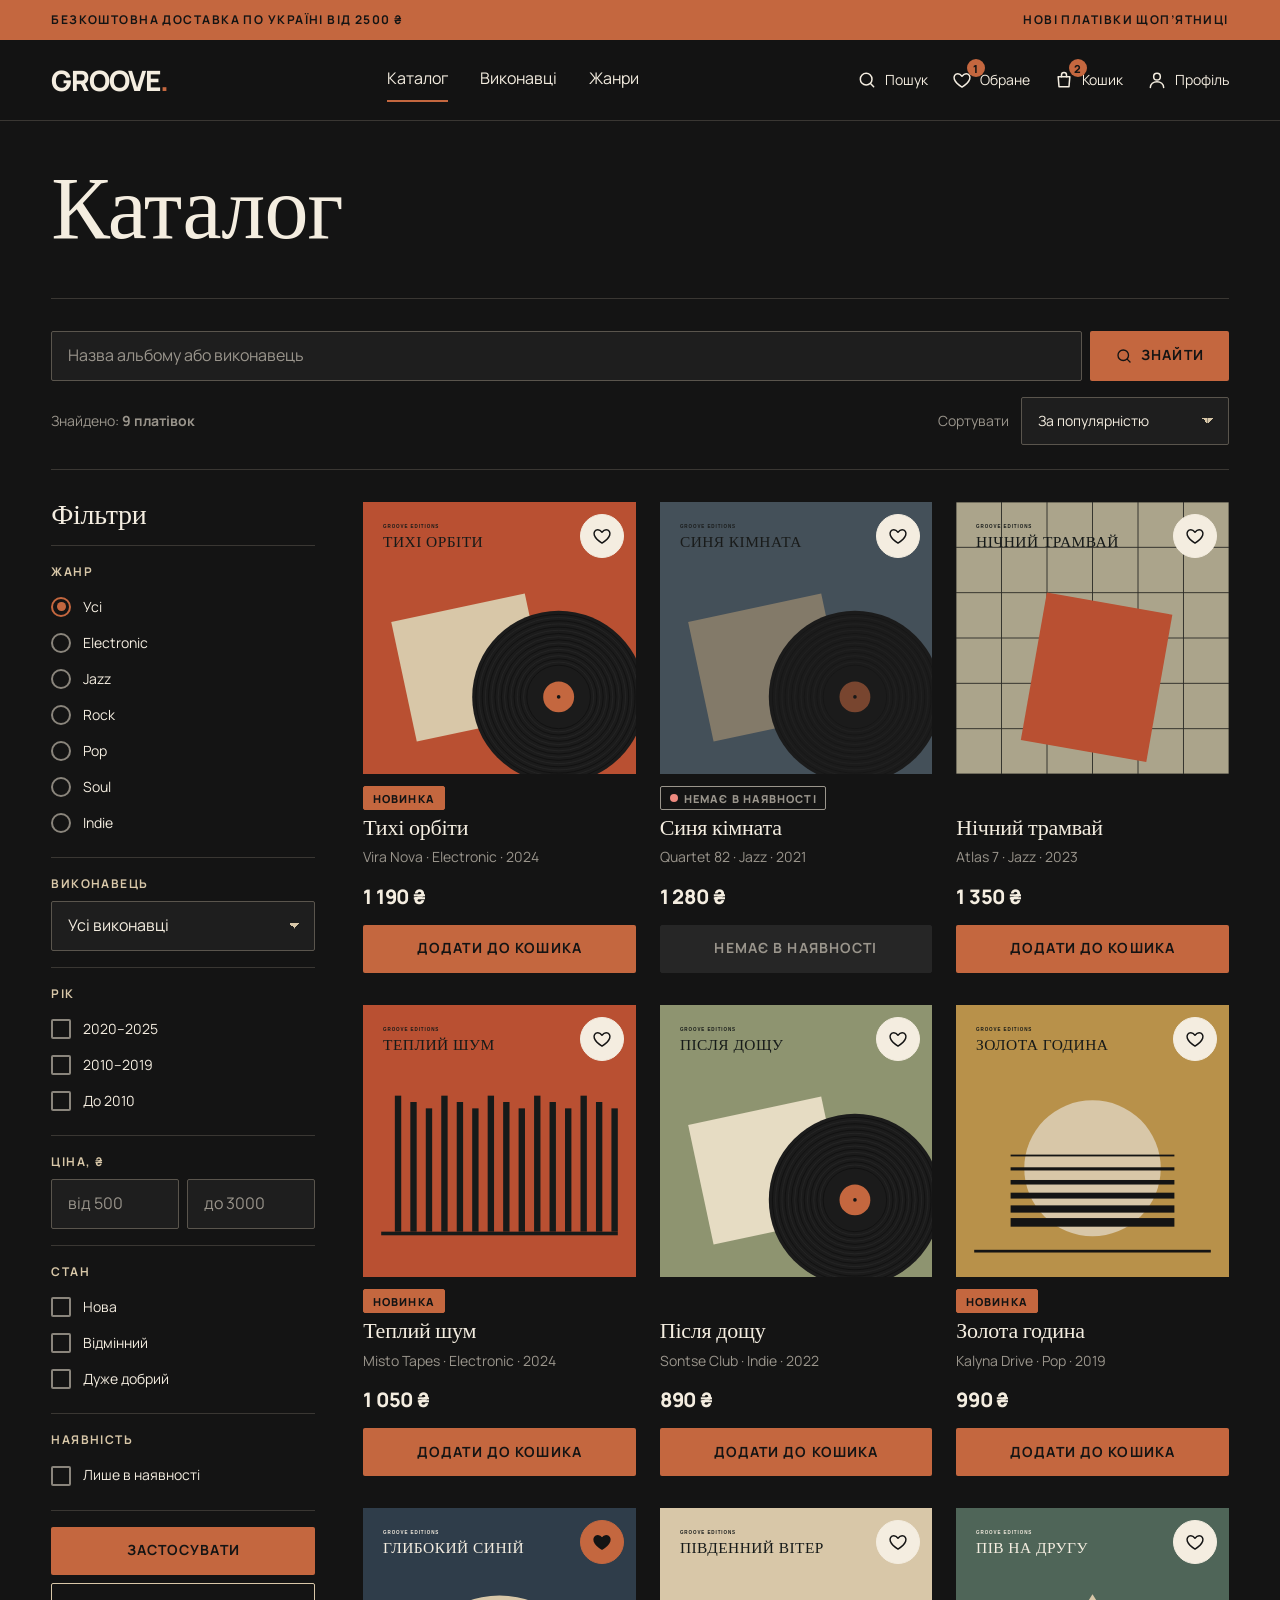
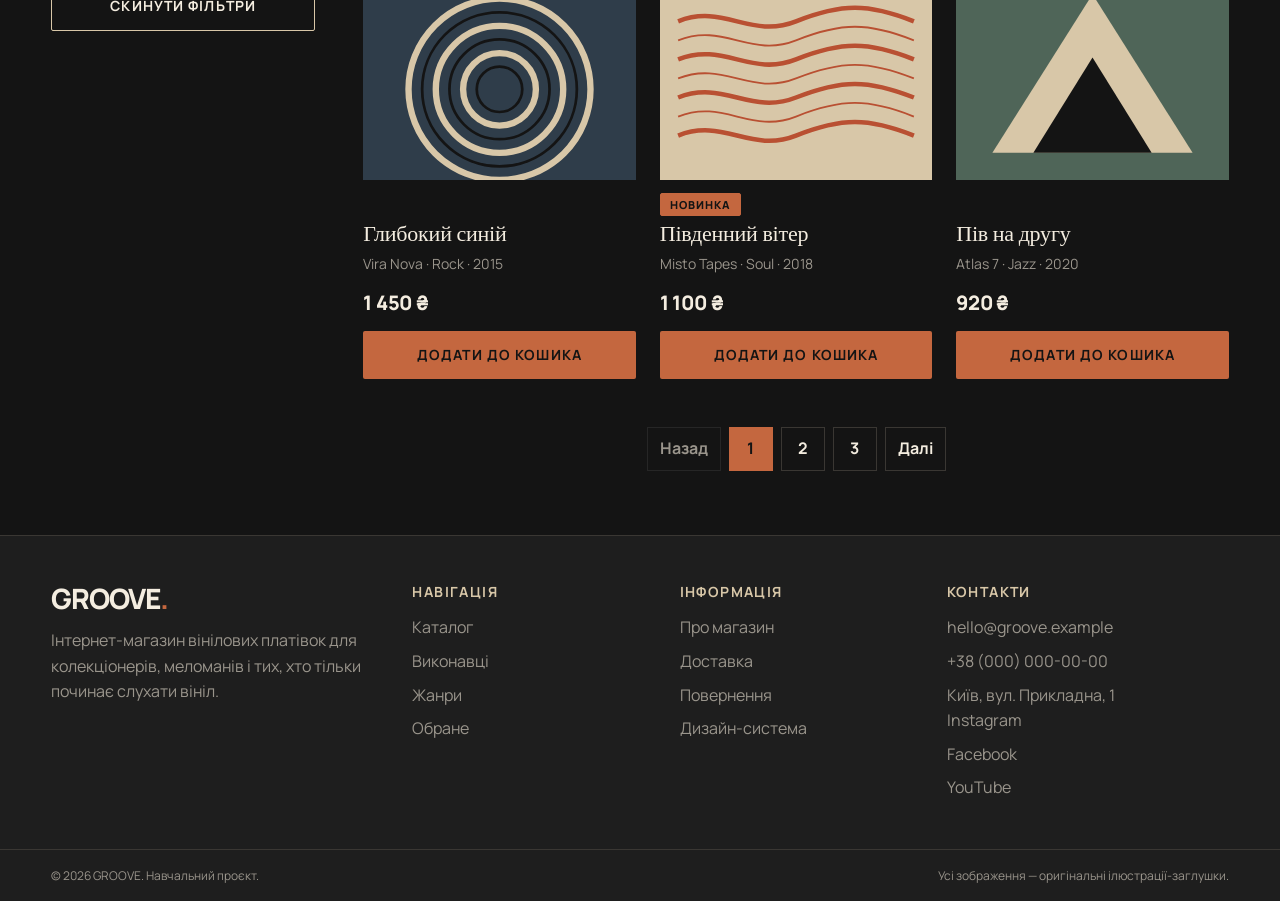
<file: catalog.html>
<!DOCTYPE html>
<html lang="uk">
<head>
<meta charset="utf-8">
<meta name="viewport" content="width=device-width, initial-scale=1">
<title>Каталог — GROOVE</title>
<meta name="description" content="Каталог вінілових платівок GROOVE: фільтри за жанром, виконавцем, роком, ціною, станом і наявністю.">
<meta name="theme-color" content="#141414">
<link rel="icon" href="images/favicon.svg" type="image/svg+xml">
<link rel="preconnect" href="https://fonts.googleapis.com">
<link rel="preconnect" href="https://fonts.gstatic.com" crossorigin>
<link rel="stylesheet" href="https://fonts.googleapis.com/css2?family=Manrope:wght@400;500;600;700;800&amp;family=Newsreader:ital,opsz,wght@0,6..72,400;0,6..72,500;1,6..72,400&amp;display=swap">
<link rel="stylesheet" href="css/tokens.css">
<link rel="stylesheet" href="css/base.css">
<link rel="stylesheet" href="css/layout.css">
<link rel="stylesheet" href="css/components.css">
<link rel="stylesheet" href="css/pages.css">
<link rel="stylesheet" href="css/responsive.css">
</head>
<body>
<a class="skip-link" href="#main">Перейти до основного змісту</a>
<div class="promo-bar">
  <div class="container">
    <p>Безкоштовна доставка по Україні від 2500 ₴</p>
    <p>Нові платівки щоп’ятниці</p>
  </div>
</div>
<header class="site-header">
  <div class="container header-inner">
    <a class="logo" href="index.html" aria-label="GROOVE — на головну">GROOVE<span>.</span></a>
    <input type="checkbox" id="nav-toggle" class="nav-toggle" aria-controls="main-nav">
    <label for="nav-toggle" class="burger"><svg class="" viewBox="0 0 24 24" width="24" height="24" fill="none" stroke="currentColor" stroke-width="1.8" stroke-linecap="round" stroke-linejoin="round" aria-hidden="true" focusable="false"><path d="M4 7h16M4 12h16M4 17h16"/></svg><span class="visually-hidden">Меню</span></label>
    <nav class="main-nav" id="main-nav" aria-label="Головна навігація">
      <ul>
        <li><a href="catalog.html" aria-current="page">Каталог</a></li>
        <li><a href="artist.html">Виконавці</a></li>
        <li><a href="index.html#genres">Жанри</a></li>
      </ul>
    </nav>
    <ul class="header-actions">
      <li><a href="search.html"><svg class="" viewBox="0 0 24 24" width="24" height="24" fill="none" stroke="currentColor" stroke-width="1.8" stroke-linecap="round" stroke-linejoin="round" aria-hidden="true" focusable="false"><circle cx="11" cy="11" r="7"/><path d="m20 20-3.5-3.5"/></svg><span>Пошук</span></a></li>
      <li><a href="wishlist.html"><svg class="" viewBox="0 0 24 24" width="24" height="24" fill="none" stroke="currentColor" stroke-width="1.8" stroke-linecap="round" stroke-linejoin="round" aria-hidden="true" focusable="false"><path d="M12 20.5s-7.5-4.6-9.2-9.4C1.6 7.700 3.700 4.500 7 4.500c2 0 3.400 1 5 3 1.600-2 3-3 5-3 3.300 0 5.400 3.200 4.200 6.600-1.700 4.800-9.200 9.400-9.200 9.400Z"/></svg><span>Обране</span><span class="count">1<span class="visually-hidden"> товар</span></span></a></li>
      <li><a href="cart.html"><svg class="" viewBox="0 0 24 24" width="24" height="24" fill="none" stroke="currentColor" stroke-width="1.8" stroke-linecap="round" stroke-linejoin="round" aria-hidden="true" focusable="false"><path d="M5 8h14l-1 12H6L5 8Z"/><path d="M9 8V6a3 3 0 0 1 6 0v2"/></svg><span>Кошик</span><span class="count">2<span class="visually-hidden"> товари</span></span></a></li>
      <li><a href="login.html"><svg class="" viewBox="0 0 24 24" width="24" height="24" fill="none" stroke="currentColor" stroke-width="1.8" stroke-linecap="round" stroke-linejoin="round" aria-hidden="true" focusable="false"><circle cx="12" cy="8" r="4"/><path d="M4 21c0-4.200 3.600-7 8-7s8 2.800 8 7"/></svg><span>Профіль</span></a></li>
    </ul>
  </div>
</header>
<main id="main">
<div class="container">
  <header class="page-head"><h1>Каталог</h1></header>
  <input type="checkbox" id="filters-toggle" class="filters-toggle" aria-controls="filters">
  <div class="catalog-tools">
    <form class="search-form" role="search" action="search.html" method="get">
      <label class="visually-hidden" for="catalog-q">Пошук за назвою альбому чи виконавцем</label>
      <input class="input" id="catalog-q" name="q" type="search" placeholder="Назва альбому або виконавець">
      <button class="btn btn--primary" type="submit"><svg class="" viewBox="0 0 24 24" width="24" height="24" fill="none" stroke="currentColor" stroke-width="1.8" stroke-linecap="round" stroke-linejoin="round" aria-hidden="true" focusable="false"><circle cx="11" cy="11" r="7"/><path d="m20 20-3.5-3.5"/></svg> Знайти</button>
    </form>
    <div class="catalog-tools__row">
      <p>Знайдено: <strong>9 платівок</strong></p>
      <label class="btn btn--secondary btn--sm filters-open" for="filters-toggle"><svg class="" viewBox="0 0 24 24" width="24" height="24" fill="none" stroke="currentColor" stroke-width="1.8" stroke-linecap="round" stroke-linejoin="round" aria-hidden="true" focusable="false"><path d="M4 6h16M7 12h10M10 18h4"/></svg> Фільтри</label>
      <div class="sort">
  <label for="sort-catalog">Сортувати</label>
  <select class="select" id="sort-catalog" name="sort">
    <option>За популярністю</option><option>Спочатку нові</option><option>Ціна: від низької</option><option>Ціна: від високої</option><option>За назвою</option>
  </select>
</div>
    </div>
  </div>
  <label class="filters-overlay" for="filters-toggle"><span class="visually-hidden">Закрити панель фільтрів</span></label>
  <div class="catalog">
    <form class="filters" id="filters" action="catalog.html" method="get" aria-label="Фільтри каталогу">
  <label class="btn btn--ghost btn--sm filters-close" for="filters-toggle"><svg class="" viewBox="0 0 24 24" width="24" height="24" fill="none" stroke="currentColor" stroke-width="1.8" stroke-linecap="round" stroke-linejoin="round" aria-hidden="true" focusable="false"><path d="M6 6l12 12M18 6 6 18"/></svg> Закрити</label>
  <h2>Фільтри</h2>
  <fieldset><legend>Жанр</legend><label class="radio"><input type="radio" name="genre" value="Усі" checked><span>Усі</span></label><label class="radio"><input type="radio" name="genre" value="Electronic"><span>Electronic</span></label><label class="radio"><input type="radio" name="genre" value="Jazz"><span>Jazz</span></label><label class="radio"><input type="radio" name="genre" value="Rock"><span>Rock</span></label><label class="radio"><input type="radio" name="genre" value="Pop"><span>Pop</span></label><label class="radio"><input type="radio" name="genre" value="Soul"><span>Soul</span></label><label class="radio"><input type="radio" name="genre" value="Indie"><span>Indie</span></label></fieldset>
  <fieldset>
    <legend>Виконавець</legend>
    <label class="visually-hidden" for="f-artist">Виконавець</label>
    <select class="select" id="f-artist" name="artist"><option>Усі виконавці</option><option>Atlas 7</option><option>Kalyna Drive</option><option>Misto Tapes</option><option>Quartet 82</option><option>Sontse Club</option><option>Vira Nova</option></select>
  </fieldset>
  <fieldset><legend>Рік</legend><label class="check"><input type="checkbox" name="year" value="0"><span>2020–2025</span></label><label class="check"><input type="checkbox" name="year" value="1"><span>2010–2019</span></label><label class="check"><input type="checkbox" name="year" value="2"><span>До 2010</span></label></fieldset>
  <fieldset>
    <legend>Ціна, ₴</legend>
    <div class="filters__range">
      <div><label class="visually-hidden" for="f-min">Ціна від</label><input class="input" id="f-min" name="min" type="number" min="0" inputmode="numeric" placeholder="від 500"></div>
      <div><label class="visually-hidden" for="f-max">Ціна до</label><input class="input" id="f-max" name="max" type="number" min="0" inputmode="numeric" placeholder="до 3000"></div>
    </div>
  </fieldset>
  <fieldset><legend>Стан</legend><label class="check"><input type="checkbox" name="cond" value="0"><span>Нова</span></label><label class="check"><input type="checkbox" name="cond" value="1"><span>Відмінний</span></label><label class="check"><input type="checkbox" name="cond" value="2"><span>Дуже добрий</span></label></fieldset>
  <fieldset><legend>Наявність</legend><label class="check"><input type="checkbox" name="stock" value="1"><span>Лише в наявності</span></label></fieldset>
  <div class="filters__actions">
    <button class="btn btn--primary" type="submit">Застосувати</button>
    <button class="btn btn--secondary" type="reset">Скинути фільтри</button>
  </div>
</form>
    <div>
      <ul class="grid-products grid-products--3">
<li>
<article class="product-card">
  <div class="product-card__media">
    <a href="product.html" tabindex="-1" aria-hidden="true"><img src="images/covers/tykhi-orbity.svg" alt="Обкладинка альбому «Тихі орбіти», Vira Nova" width="600" height="600" loading="lazy"></a>
    <button class="icon-btn product-card__fav" type="button" aria-pressed="false" aria-label="Додати «Тихі орбіти» до обраного"><svg class="" viewBox="0 0 24 24" width="24" height="24" fill="none" stroke="currentColor" stroke-width="1.8" stroke-linecap="round" stroke-linejoin="round" aria-hidden="true" focusable="false"><path d="M12 20.5s-7.5-4.6-9.2-9.4C1.6 7.700 3.700 4.500 7 4.500c2 0 3.400 1 5 3 1.600-2 3-3 5-3 3.300 0 5.400 3.200 4.200 6.600-1.700 4.800-9.200 9.400-9.200 9.400Z"/></svg></button>
    <a class="btn btn--sm product-card__view" href="product.html">Переглянути<span class="visually-hidden"> «Тихі орбіти»</span></a>
  </div>
  <div class="product-card__badges"><span class="badge badge--new">Новинка</span></div>
  <h3 class="product-card__title"><a href="product.html">Тихі орбіти</a></h3>
  <p class="product-card__meta">Vira Nova · Electronic · 2024</p>
  <p class="product-card__price">1 190 ₴</p>
  <div class="product-card__actions">
    <button class="btn btn--primary btn--block" type="button">Додати до кошика<span class="visually-hidden">: Тихі орбіти</span></button>
  </div>
</article>
</li>
<li>
<article class="product-card product-card--out">
  <div class="product-card__media">
    <a href="product.html" tabindex="-1" aria-hidden="true"><img src="images/covers/synia-kimnata.svg" alt="Обкладинка альбому «Синя кімната», Quartet 82" width="600" height="600" loading="lazy"></a>
    <button class="icon-btn product-card__fav" type="button" aria-pressed="false" aria-label="Додати «Синя кімната» до обраного"><svg class="" viewBox="0 0 24 24" width="24" height="24" fill="none" stroke="currentColor" stroke-width="1.8" stroke-linecap="round" stroke-linejoin="round" aria-hidden="true" focusable="false"><path d="M12 20.5s-7.5-4.6-9.2-9.4C1.6 7.700 3.700 4.500 7 4.500c2 0 3.400 1 5 3 1.600-2 3-3 5-3 3.300 0 5.400 3.200 4.200 6.600-1.700 4.800-9.200 9.400-9.200 9.400Z"/></svg></button>
    <a class="btn btn--sm product-card__view" href="product.html">Переглянути<span class="visually-hidden"> «Синя кімната»</span></a>
  </div>
  <div class="product-card__badges"><span class="badge badge--out">Немає в наявності</span></div>
  <h3 class="product-card__title"><a href="product.html">Синя кімната</a></h3>
  <p class="product-card__meta">Quartet 82 · Jazz · 2021</p>
  <p class="product-card__price">1 280 ₴</p>
  <div class="product-card__actions">
    <button class="btn btn--primary btn--block" type="button" disabled>Немає в наявності<span class="visually-hidden">: Синя кімната</span></button>
  </div>
</article>
</li>
<li>
<article class="product-card">
  <div class="product-card__media">
    <a href="product.html" tabindex="-1" aria-hidden="true"><img src="images/covers/nichnyi-tramvai.svg" alt="Обкладинка альбому «Нічний трамвай», Atlas 7" width="600" height="600" loading="lazy"></a>
    <button class="icon-btn product-card__fav" type="button" aria-pressed="false" aria-label="Додати «Нічний трамвай» до обраного"><svg class="" viewBox="0 0 24 24" width="24" height="24" fill="none" stroke="currentColor" stroke-width="1.8" stroke-linecap="round" stroke-linejoin="round" aria-hidden="true" focusable="false"><path d="M12 20.5s-7.5-4.6-9.2-9.4C1.6 7.700 3.700 4.500 7 4.500c2 0 3.400 1 5 3 1.600-2 3-3 5-3 3.300 0 5.400 3.200 4.200 6.600-1.700 4.800-9.200 9.400-9.200 9.400Z"/></svg></button>
    <a class="btn btn--sm product-card__view" href="product.html">Переглянути<span class="visually-hidden"> «Нічний трамвай»</span></a>
  </div>
  <div class="product-card__badges"></div>
  <h3 class="product-card__title"><a href="product.html">Нічний трамвай</a></h3>
  <p class="product-card__meta">Atlas 7 · Jazz · 2023</p>
  <p class="product-card__price">1 350 ₴</p>
  <div class="product-card__actions">
    <button class="btn btn--primary btn--block" type="button">Додати до кошика<span class="visually-hidden">: Нічний трамвай</span></button>
  </div>
</article>
</li>
<li>
<article class="product-card">
  <div class="product-card__media">
    <a href="product.html" tabindex="-1" aria-hidden="true"><img src="images/covers/teplyi-shum.svg" alt="Обкладинка альбому «Теплий шум», Misto Tapes" width="600" height="600" loading="lazy"></a>
    <button class="icon-btn product-card__fav" type="button" aria-pressed="false" aria-label="Додати «Теплий шум» до обраного"><svg class="" viewBox="0 0 24 24" width="24" height="24" fill="none" stroke="currentColor" stroke-width="1.8" stroke-linecap="round" stroke-linejoin="round" aria-hidden="true" focusable="false"><path d="M12 20.5s-7.5-4.6-9.2-9.4C1.6 7.700 3.700 4.500 7 4.500c2 0 3.400 1 5 3 1.600-2 3-3 5-3 3.300 0 5.400 3.200 4.200 6.600-1.700 4.800-9.200 9.400-9.200 9.400Z"/></svg></button>
    <a class="btn btn--sm product-card__view" href="product.html">Переглянути<span class="visually-hidden"> «Теплий шум»</span></a>
  </div>
  <div class="product-card__badges"><span class="badge badge--new">Новинка</span></div>
  <h3 class="product-card__title"><a href="product.html">Теплий шум</a></h3>
  <p class="product-card__meta">Misto Tapes · Electronic · 2024</p>
  <p class="product-card__price">1 050 ₴</p>
  <div class="product-card__actions">
    <button class="btn btn--primary btn--block" type="button">Додати до кошика<span class="visually-hidden">: Теплий шум</span></button>
  </div>
</article>
</li>
<li>
<article class="product-card">
  <div class="product-card__media">
    <a href="product.html" tabindex="-1" aria-hidden="true"><img src="images/covers/pislia-doshchu.svg" alt="Обкладинка альбому «Після дощу», Sontse Club" width="600" height="600" loading="lazy"></a>
    <button class="icon-btn product-card__fav" type="button" aria-pressed="false" aria-label="Додати «Після дощу» до обраного"><svg class="" viewBox="0 0 24 24" width="24" height="24" fill="none" stroke="currentColor" stroke-width="1.8" stroke-linecap="round" stroke-linejoin="round" aria-hidden="true" focusable="false"><path d="M12 20.5s-7.5-4.6-9.2-9.4C1.6 7.700 3.700 4.500 7 4.500c2 0 3.400 1 5 3 1.600-2 3-3 5-3 3.300 0 5.400 3.200 4.200 6.600-1.700 4.800-9.200 9.400-9.200 9.400Z"/></svg></button>
    <a class="btn btn--sm product-card__view" href="product.html">Переглянути<span class="visually-hidden"> «Після дощу»</span></a>
  </div>
  <div class="product-card__badges"></div>
  <h3 class="product-card__title"><a href="product.html">Після дощу</a></h3>
  <p class="product-card__meta">Sontse Club · Indie · 2022</p>
  <p class="product-card__price">890 ₴</p>
  <div class="product-card__actions">
    <button class="btn btn--primary btn--block" type="button">Додати до кошика<span class="visually-hidden">: Після дощу</span></button>
  </div>
</article>
</li>
<li>
<article class="product-card">
  <div class="product-card__media">
    <a href="product.html" tabindex="-1" aria-hidden="true"><img src="images/covers/zolota-hodyna.svg" alt="Обкладинка альбому «Золота година», Kalyna Drive" width="600" height="600" loading="lazy"></a>
    <button class="icon-btn product-card__fav" type="button" aria-pressed="false" aria-label="Додати «Золота година» до обраного"><svg class="" viewBox="0 0 24 24" width="24" height="24" fill="none" stroke="currentColor" stroke-width="1.8" stroke-linecap="round" stroke-linejoin="round" aria-hidden="true" focusable="false"><path d="M12 20.5s-7.5-4.6-9.2-9.4C1.6 7.700 3.700 4.500 7 4.500c2 0 3.400 1 5 3 1.600-2 3-3 5-3 3.300 0 5.400 3.200 4.200 6.600-1.700 4.800-9.200 9.400-9.200 9.400Z"/></svg></button>
    <a class="btn btn--sm product-card__view" href="product.html">Переглянути<span class="visually-hidden"> «Золота година»</span></a>
  </div>
  <div class="product-card__badges"><span class="badge badge--new">Новинка</span></div>
  <h3 class="product-card__title"><a href="product.html">Золота година</a></h3>
  <p class="product-card__meta">Kalyna Drive · Pop · 2019</p>
  <p class="product-card__price">990 ₴</p>
  <div class="product-card__actions">
    <button class="btn btn--primary btn--block" type="button">Додати до кошика<span class="visually-hidden">: Золота година</span></button>
  </div>
</article>
</li>
<li>
<article class="product-card">
  <div class="product-card__media">
    <a href="product.html" tabindex="-1" aria-hidden="true"><img src="images/covers/hlyboky-synii.svg" alt="Обкладинка альбому «Глибокий синій», Vira Nova" width="600" height="600" loading="lazy"></a>
    <button class="icon-btn product-card__fav" type="button" aria-pressed="false" aria-label="Додати «Глибокий синій» до обраного"><svg class="" viewBox="0 0 24 24" width="24" height="24" fill="none" stroke="currentColor" stroke-width="1.8" stroke-linecap="round" stroke-linejoin="round" aria-hidden="true" focusable="false"><path d="M12 20.5s-7.5-4.6-9.2-9.4C1.6 7.700 3.700 4.500 7 4.500c2 0 3.400 1 5 3 1.600-2 3-3 5-3 3.300 0 5.400 3.200 4.200 6.600-1.700 4.800-9.200 9.400-9.200 9.400Z"/></svg></button>
    <a class="btn btn--sm product-card__view" href="product.html">Переглянути<span class="visually-hidden"> «Глибокий синій»</span></a>
  </div>
  <div class="product-card__badges"></div>
  <h3 class="product-card__title"><a href="product.html">Глибокий синій</a></h3>
  <p class="product-card__meta">Vira Nova · Rock · 2015</p>
  <p class="product-card__price">1 450 ₴</p>
  <div class="product-card__actions">
    <button class="btn btn--primary btn--block" type="button">Додати до кошика<span class="visually-hidden">: Глибокий синій</span></button>
  </div>
</article>
</li>
<li>
<article class="product-card">
  <div class="product-card__media">
    <a href="product.html" tabindex="-1" aria-hidden="true"><img src="images/covers/pivdennyi-viter.svg" alt="Обкладинка альбому «Південний вітер», Misto Tapes" width="600" height="600" loading="lazy"></a>
    <button class="icon-btn product-card__fav" type="button" aria-pressed="false" aria-label="Додати «Південний вітер» до обраного"><svg class="" viewBox="0 0 24 24" width="24" height="24" fill="none" stroke="currentColor" stroke-width="1.8" stroke-linecap="round" stroke-linejoin="round" aria-hidden="true" focusable="false"><path d="M12 20.5s-7.5-4.6-9.2-9.4C1.6 7.700 3.700 4.500 7 4.500c2 0 3.400 1 5 3 1.600-2 3-3 5-3 3.300 0 5.400 3.200 4.200 6.600-1.700 4.800-9.200 9.400-9.200 9.400Z"/></svg></button>
    <a class="btn btn--sm product-card__view" href="product.html">Переглянути<span class="visually-hidden"> «Південний вітер»</span></a>
  </div>
  <div class="product-card__badges"><span class="badge badge--new">Новинка</span></div>
  <h3 class="product-card__title"><a href="product.html">Південний вітер</a></h3>
  <p class="product-card__meta">Misto Tapes · Soul · 2018</p>
  <p class="product-card__price">1 100 ₴</p>
  <div class="product-card__actions">
    <button class="btn btn--primary btn--block" type="button">Додати до кошика<span class="visually-hidden">: Південний вітер</span></button>
  </div>
</article>
</li>
<li>
<article class="product-card">
  <div class="product-card__media">
    <a href="product.html" tabindex="-1" aria-hidden="true"><img src="images/covers/piv-na-druhu.svg" alt="Обкладинка альбому «Пів на другу», Atlas 7" width="600" height="600" loading="lazy"></a>
    <button class="icon-btn product-card__fav" type="button" aria-pressed="false" aria-label="Додати «Пів на другу» до обраного"><svg class="" viewBox="0 0 24 24" width="24" height="24" fill="none" stroke="currentColor" stroke-width="1.8" stroke-linecap="round" stroke-linejoin="round" aria-hidden="true" focusable="false"><path d="M12 20.5s-7.5-4.6-9.2-9.4C1.6 7.700 3.700 4.500 7 4.500c2 0 3.400 1 5 3 1.600-2 3-3 5-3 3.300 0 5.400 3.200 4.200 6.600-1.700 4.800-9.200 9.400-9.200 9.400Z"/></svg></button>
    <a class="btn btn--sm product-card__view" href="product.html">Переглянути<span class="visually-hidden"> «Пів на другу»</span></a>
  </div>
  <div class="product-card__badges"></div>
  <h3 class="product-card__title"><a href="product.html">Пів на другу</a></h3>
  <p class="product-card__meta">Atlas 7 · Jazz · 2020</p>
  <p class="product-card__price">920 ₴</p>
  <div class="product-card__actions">
    <button class="btn btn--primary btn--block" type="button">Додати до кошика<span class="visually-hidden">: Пів на другу</span></button>
  </div>
</article>
</li>
</ul>
      <nav class="pagination" aria-label="Сторінки каталогу">
  <ul>
    <li><span aria-disabled="true">Назад</span></li>
    <li><a href="catalog.html" aria-current="page"><span class="visually-hidden">Сторінка </span>1</a></li>
    <li><a href="catalog.html"><span class="visually-hidden">Сторінка </span>2</a></li>
    <li><a href="catalog.html"><span class="visually-hidden">Сторінка </span>3</a></li>
    <li><a href="catalog.html">Далі</a></li>
  </ul>
</nav>
    </div>
  </div>
</div>
</main>
<footer class="site-footer">
  <div class="container footer-grid">
    <div>
      <p class="logo">GROOVE<span>.</span></p>
      <p class="text-muted">Інтернет-магазин вінілових платівок для колекціонерів, меломанів і тих, хто тільки починає слухати вініл.</p>
    </div>
    <nav aria-label="Навігація у футері">
      <h2>Навігація</h2>
      <ul>
        <li><a href="catalog.html">Каталог</a></li>
        <li><a href="artist.html">Виконавці</a></li>
        <li><a href="index.html#genres">Жанри</a></li>
        <li><a href="wishlist.html">Обране</a></li>
      </ul>
    </nav>
    <nav aria-label="Інформація для покупців">
      <h2>Інформація</h2>
      <ul>
        <li><a href="index.html#about">Про магазин</a></li>
        <li><a href="cart.html">Доставка</a></li>
        <li><a href="profile.html#orders">Повернення</a></li>
        <li><a href="design-system.html">Дизайн-система</a></li>
      </ul>
    </nav>
    <div>
      <h2>Контакти</h2>
      <address>
        <a href="mailto:hello@groove.example">hello@groove.example</a>
        <a href="tel:+380000000000">+38 (000) 000-00-00</a>
        <span>Київ, вул. Прикладна, 1</span>
      </address>
      <ul>
        <li><a href="#">Instagram</a></li>
        <li><a href="#">Facebook</a></li>
        <li><a href="#">YouTube</a></li>
      </ul>
    </div>
  </div>
  <div class="footer-bottom">
    <div class="container">
      <p>© 2026 GROOVE. Навчальний проєкт.</p>
      <p>Усі зображення — оригінальні ілюстрації-заглушки.</p>
    </div>
  </div>
</footer>
   <script src="js/app.js" defer></script>
</body>
</html>
</file>
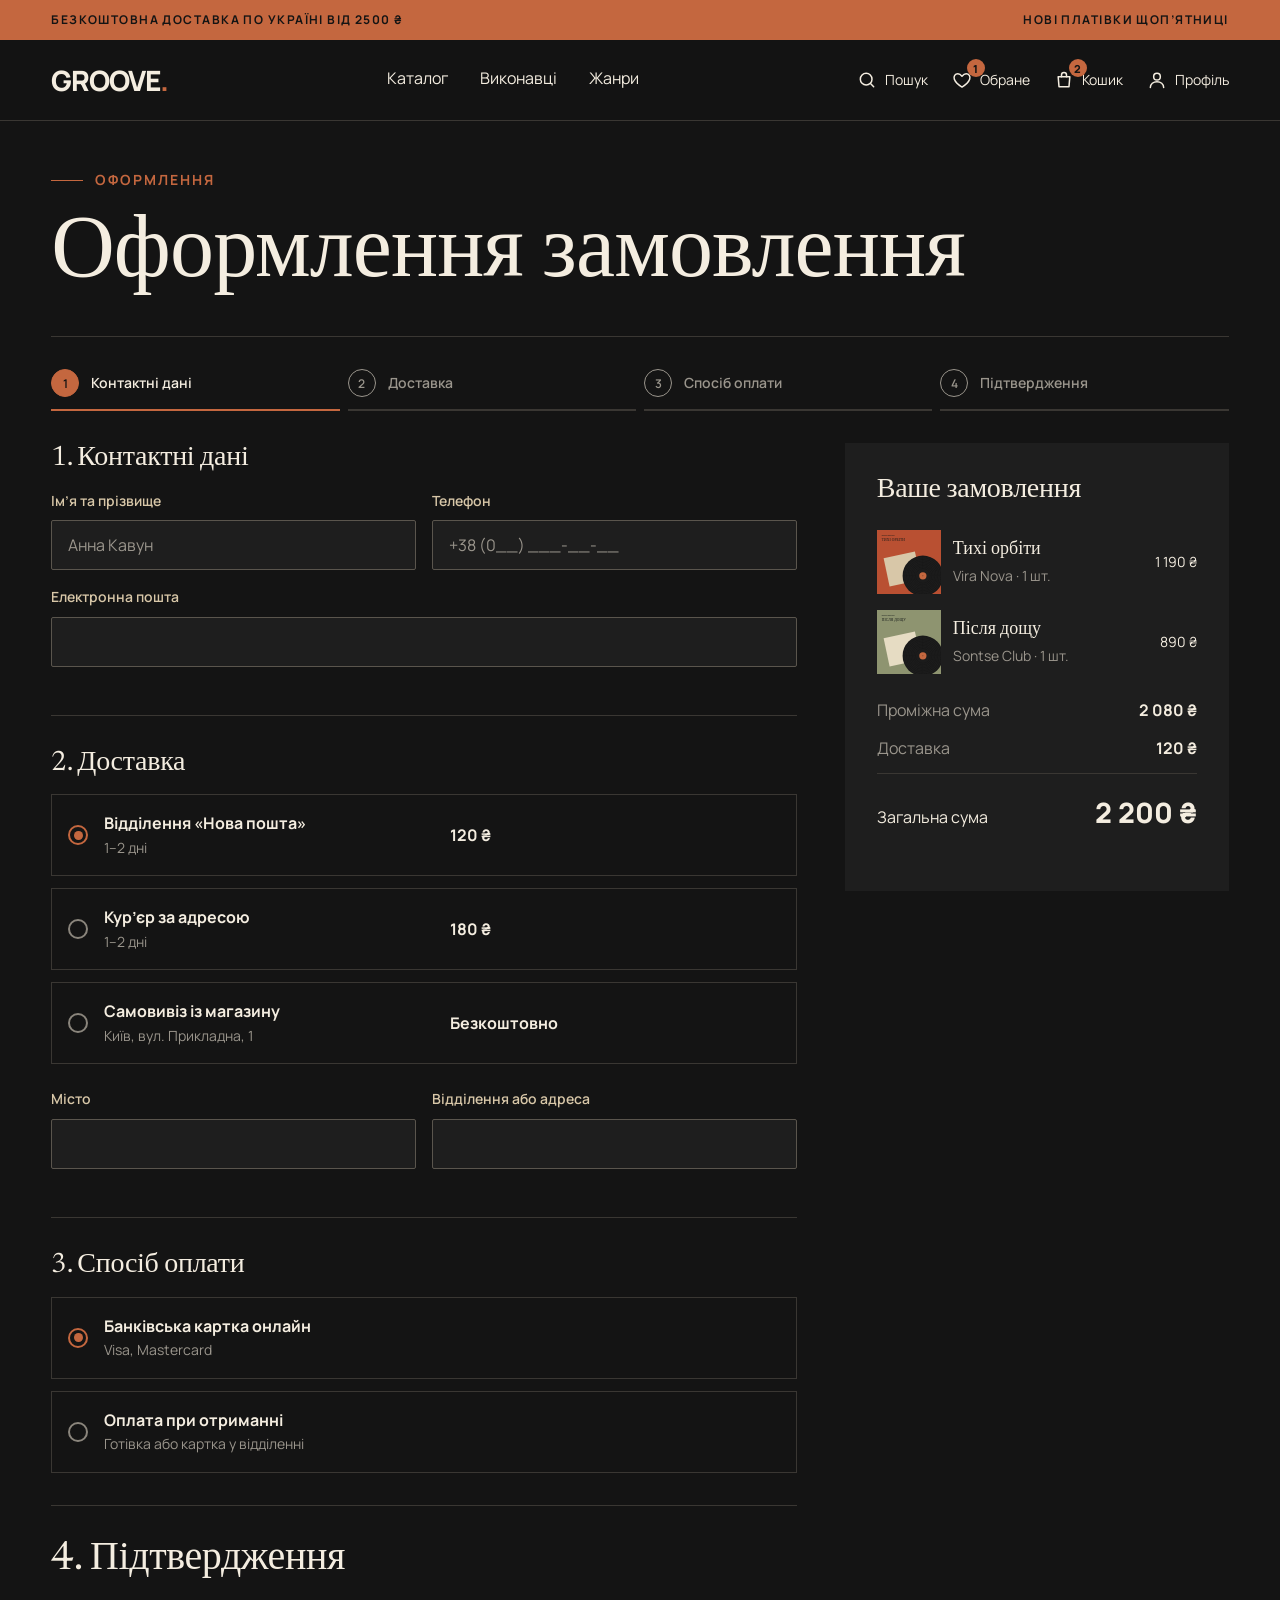
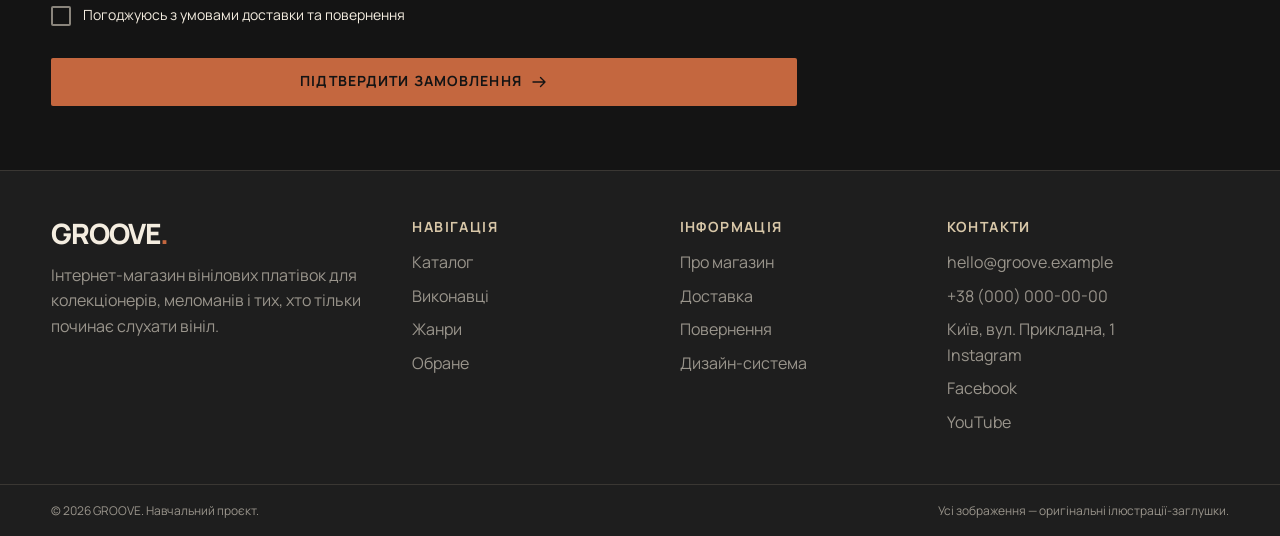
<file: checkout.html>
<!DOCTYPE html>
<html lang="uk">
<head>
<meta charset="utf-8">
<meta name="viewport" content="width=device-width, initial-scale=1">
<title>Оформлення замовлення — GROOVE</title>
<meta name="description" content="Оформлення замовлення: контактні дані, доставка, спосіб оплати та підтвердження.">
<meta name="theme-color" content="#141414">
<link rel="icon" href="images/favicon.svg" type="image/svg+xml">
<link rel="preconnect" href="https://fonts.googleapis.com">
<link rel="preconnect" href="https://fonts.gstatic.com" crossorigin>
<link rel="stylesheet" href="https://fonts.googleapis.com/css2?family=Manrope:wght@400;500;600;700;800&amp;family=Newsreader:ital,opsz,wght@0,6..72,400;0,6..72,500;1,6..72,400&amp;display=swap">
<link rel="stylesheet" href="css/tokens.css">
<link rel="stylesheet" href="css/base.css">
<link rel="stylesheet" href="css/layout.css">
<link rel="stylesheet" href="css/components.css">
<link rel="stylesheet" href="css/pages.css">
<link rel="stylesheet" href="css/responsive.css">
</head>
<body>
<a class="skip-link" href="#main">Перейти до основного змісту</a>
<div class="promo-bar">
  <div class="container">
    <p>Безкоштовна доставка по Україні від 2500 ₴</p>
    <p>Нові платівки щоп’ятниці</p>
  </div>
</div>
<header class="site-header">
  <div class="container header-inner">
    <a class="logo" href="index.html" aria-label="GROOVE — на головну">GROOVE<span>.</span></a>
    <input type="checkbox" id="nav-toggle" class="nav-toggle" aria-controls="main-nav">
    <label for="nav-toggle" class="burger"><svg class="" viewBox="0 0 24 24" width="24" height="24" fill="none" stroke="currentColor" stroke-width="1.8" stroke-linecap="round" stroke-linejoin="round" aria-hidden="true" focusable="false"><path d="M4 7h16M4 12h16M4 17h16"/></svg><span class="visually-hidden">Меню</span></label>
    <nav class="main-nav" id="main-nav" aria-label="Головна навігація">
      <ul>
        <li><a href="catalog.html">Каталог</a></li>
        <li><a href="artist.html">Виконавці</a></li>
        <li><a href="index.html#genres">Жанри</a></li>
      </ul>
    </nav>
    <ul class="header-actions">
      <li><a href="search.html"><svg class="" viewBox="0 0 24 24" width="24" height="24" fill="none" stroke="currentColor" stroke-width="1.8" stroke-linecap="round" stroke-linejoin="round" aria-hidden="true" focusable="false"><circle cx="11" cy="11" r="7"/><path d="m20 20-3.5-3.5"/></svg><span>Пошук</span></a></li>
      <li><a href="wishlist.html"><svg class="" viewBox="0 0 24 24" width="24" height="24" fill="none" stroke="currentColor" stroke-width="1.8" stroke-linecap="round" stroke-linejoin="round" aria-hidden="true" focusable="false"><path d="M12 20.5s-7.5-4.6-9.2-9.4C1.6 7.700 3.700 4.500 7 4.500c2 0 3.400 1 5 3 1.600-2 3-3 5-3 3.300 0 5.400 3.200 4.200 6.600-1.700 4.800-9.200 9.400-9.200 9.400Z"/></svg><span>Обране</span><span class="count">1<span class="visually-hidden"> товар</span></span></a></li>
      <li><a href="cart.html" aria-current="page"><svg class="" viewBox="0 0 24 24" width="24" height="24" fill="none" stroke="currentColor" stroke-width="1.8" stroke-linecap="round" stroke-linejoin="round" aria-hidden="true" focusable="false"><path d="M5 8h14l-1 12H6L5 8Z"/><path d="M9 8V6a3 3 0 0 1 6 0v2"/></svg><span>Кошик</span><span class="count">2<span class="visually-hidden"> товари</span></span></a></li>
      <li><a href="login.html"><svg class="" viewBox="0 0 24 24" width="24" height="24" fill="none" stroke="currentColor" stroke-width="1.8" stroke-linecap="round" stroke-linejoin="round" aria-hidden="true" focusable="false"><circle cx="12" cy="8" r="4"/><path d="M4 21c0-4.200 3.600-7 8-7s8 2.800 8 7"/></svg><span>Профіль</span></a></li>
    </ul>
  </div>
</header>
<main id="main">
<div class="container">
  <header class="page-head"><p class="eyebrow">Оформлення</p><h1>Оформлення замовлення</h1></header>
  <ol class="stepper" aria-label="Кроки оформлення">
    <li class="is-current" aria-current="step"><span>Контактні дані</span></li>
    <li><span>Доставка</span></li>
    <li><span>Спосіб оплати</span></li>
    <li><span>Підтвердження</span></li>
  </ol>
  <div class="checkout">
    <form action="states.html#success" method="get" novalidate>
      <fieldset class="form-block">
        <legend class="visually-hidden">Контактні дані</legend>
        <h2>1. Контактні дані</h2>
        <div class="form-grid">
          <div class="field"><label for="c-name">Ім’я та прізвище</label><input class="input" id="c-name" name="name" type="text" autocomplete="name" required placeholder="Анна Кавун"></div>
          <div class="field"><label for="c-phone">Телефон</label><input class="input" id="c-phone" name="phone" type="tel" autocomplete="tel" required placeholder="+38 (0__) ___-__-__"></div>
          <div class="field field--full"><label for="c-email">Електронна пошта</label>
            <input class="input" id="c-email" name="email" type="text" inputmode="email" autocomplete="email" required value="anna.example" aria-invalid="true" aria-describedby="c-email-err">
            <p class="error-msg" id="c-email-err" role="alert"><svg class="" viewBox="0 0 24 24" width="24" height="24" fill="none" stroke="currentColor" stroke-width="1.8" stroke-linecap="round" stroke-linejoin="round" aria-hidden="true" focusable="false"><circle cx="12" cy="12" r="9"/><path d="M12 7v6m0 3.500v.5"/></svg> Вкажіть адресу у форматі name@example.com</p>
          </div>
        </div>
      </fieldset>
      <fieldset class="form-block">
        <legend class="visually-hidden">Доставка</legend>
        <h2>2. Доставка</h2>
        <div class="choices">
          <label class="choice"><input type="radio" name="delivery" value="np" checked><span><strong>Відділення «Нова пошта»</strong><small>1–2 дні</small></span><span class="choice__price">120 ₴</span></label>
          <label class="choice"><input type="radio" name="delivery" value="courier"><span><strong>Кур’єр за адресою</strong><small>1–2 дні</small></span><span class="choice__price">180 ₴</span></label>
          <label class="choice"><input type="radio" name="delivery" value="pickup"><span><strong>Самовивіз із магазину</strong><small>Київ, вул. Прикладна, 1</small></span><span class="choice__price">Безкоштовно</span></label>
        </div>
        <div class="form-grid mt-6">
          <div class="field"><label for="d-city">Місто</label><input class="input" id="d-city" name="city" type="text" autocomplete="address-level2" required></div>
          <div class="field"><label for="d-branch">Відділення або адреса</label><input class="input" id="d-branch" name="branch" type="text" autocomplete="address-line1" required></div>
        </div>
      </fieldset>
      <fieldset class="form-block">
        <legend class="visually-hidden">Спосіб оплати</legend>
        <h2>3. Спосіб оплати</h2>
        <div class="choices">
          <label class="choice"><input type="radio" name="payment" value="card" checked><span><strong>Банківська картка онлайн</strong><small>Visa, Mastercard</small></span></label>
          <label class="choice"><input type="radio" name="payment" value="cod"><span><strong>Оплата при отриманні</strong><small>Готівка або картка у відділенні</small></span></label>
        </div>
      </fieldset>
      <section>
        <h2>4. Підтвердження</h2>
        <label class="check"><input type="checkbox" name="agree" required><span>Погоджуюсь з умовами доставки та повернення</span></label>
        <button class="btn btn--primary btn--block mt-6" type="submit">Підтвердити замовлення <svg class="" viewBox="0 0 24 24" width="24" height="24" fill="none" stroke="currentColor" stroke-width="1.8" stroke-linecap="round" stroke-linejoin="round" aria-hidden="true" focusable="false"><path d="M4 12h16m-6-6 6 6-6 6"/></svg></button>
      </section>
    </form>
    <aside class="summary" aria-labelledby="co-summary">
      <h2 id="co-summary">Ваше замовлення</h2>
      <ul class="mini-list">
        <li><img src="images/covers/tykhi-orbity.svg" alt="Обкладинка альбому «Тихі орбіти»" width="600" height="600"><div><p class="mini-list__title">Тихі орбіти</p><p class="text-muted">Vira Nova · 1 шт.</p></div><p>1 190 ₴</p></li>
        <li><img src="images/covers/pislia-doshchu.svg" alt="Обкладинка альбому «Після дощу»" width="600" height="600"><div><p class="mini-list__title">Після дощу</p><p class="text-muted">Sontse Club · 1 шт.</p></div><p>890 ₴</p></li>
      </ul>
      <dl>
        <div><dt>Проміжна сума</dt><dd>2 080 ₴</dd></div>
        <div><dt>Доставка</dt><dd>120 ₴</dd></div>
        <div class="summary__total"><dt>Загальна сума</dt><dd>2 200 ₴</dd></div>
      </dl>
    </aside>
  </div>
</div>
</main>
<footer class="site-footer">
  <div class="container footer-grid">
    <div>
      <p class="logo">GROOVE<span>.</span></p>
      <p class="text-muted">Інтернет-магазин вінілових платівок для колекціонерів, меломанів і тих, хто тільки починає слухати вініл.</p>
    </div>
    <nav aria-label="Навігація у футері">
      <h2>Навігація</h2>
      <ul>
        <li><a href="catalog.html">Каталог</a></li>
        <li><a href="artist.html">Виконавці</a></li>
        <li><a href="index.html#genres">Жанри</a></li>
        <li><a href="wishlist.html">Обране</a></li>
      </ul>
    </nav>
    <nav aria-label="Інформація для покупців">
      <h2>Інформація</h2>
      <ul>
        <li><a href="index.html#about">Про магазин</a></li>
        <li><a href="cart.html">Доставка</a></li>
        <li><a href="profile.html#orders">Повернення</a></li>
        <li><a href="design-system.html">Дизайн-система</a></li>
      </ul>
    </nav>
    <div>
      <h2>Контакти</h2>
      <address>
        <a href="mailto:hello@groove.example">hello@groove.example</a>
        <a href="tel:+380000000000">+38 (000) 000-00-00</a>
        <span>Київ, вул. Прикладна, 1</span>
      </address>
      <ul>
        <li><a href="#">Instagram</a></li>
        <li><a href="#">Facebook</a></li>
        <li><a href="#">YouTube</a></li>
      </ul>
    </div>
  </div>
  <div class="footer-bottom">
    <div class="container">
      <p>© 2026 GROOVE. Навчальний проєкт.</p>
      <p>Усі зображення — оригінальні ілюстрації-заглушки.</p>
    </div>
  </div>
</footer>
   <script src="js/app.js" defer></script>
</body>
</html>
</file>
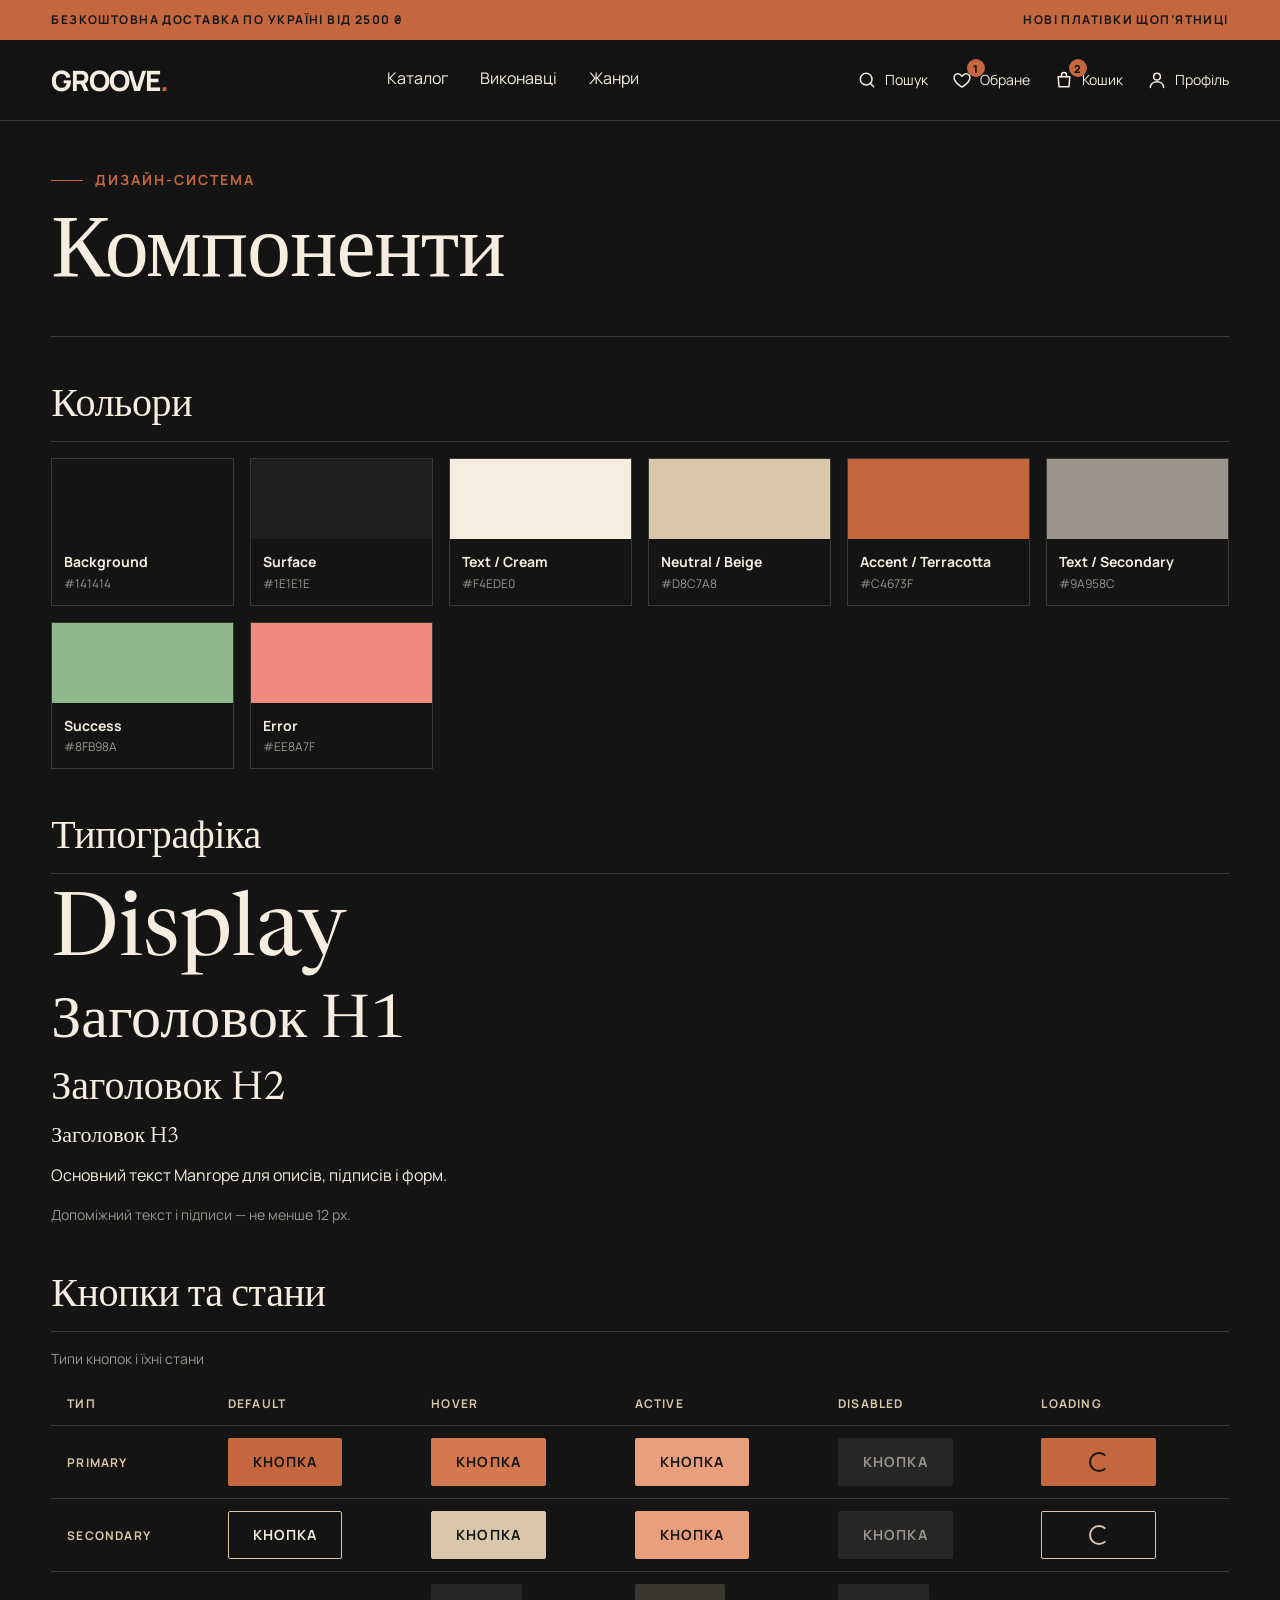
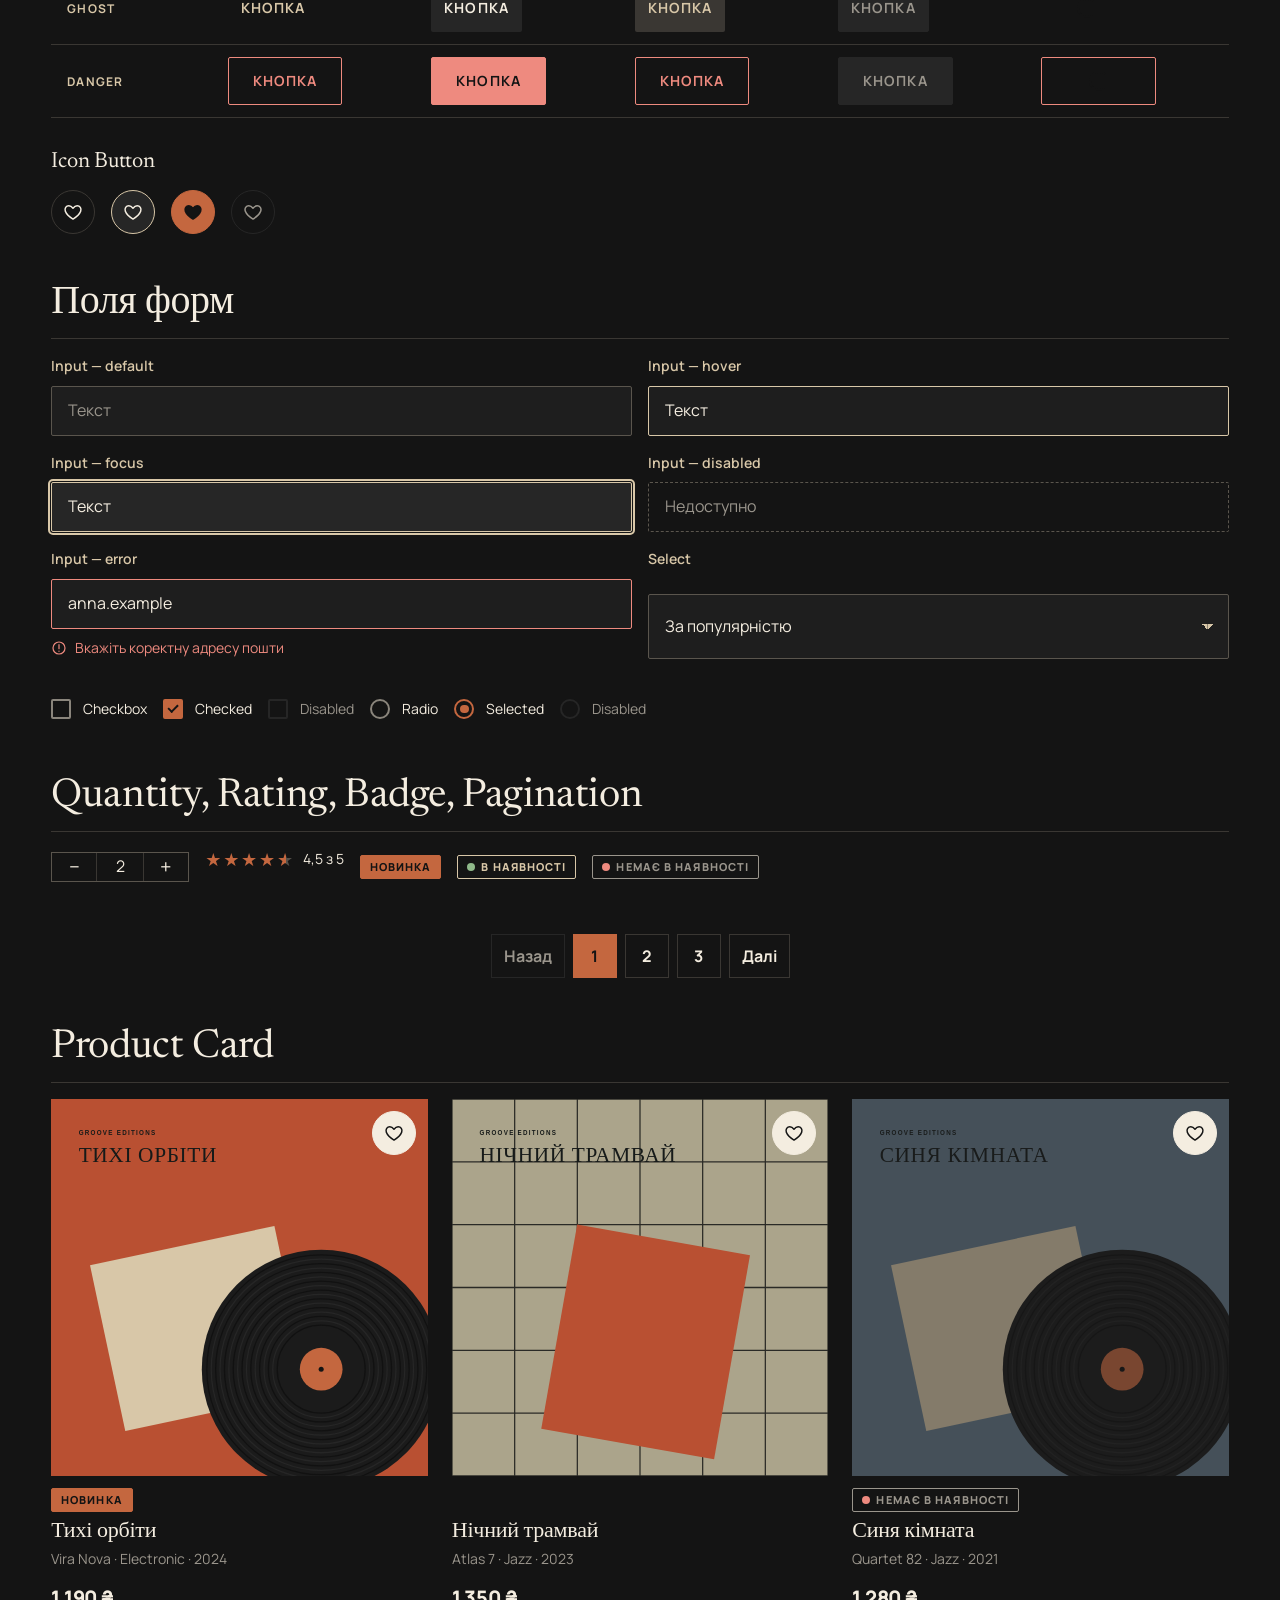
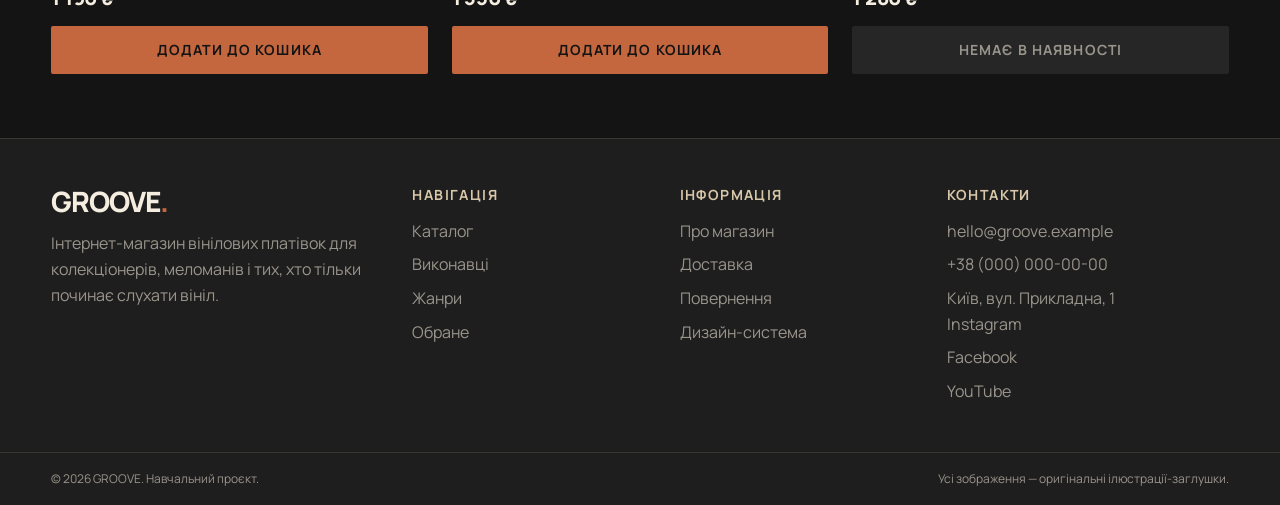
<file: design-system.html>
<!DOCTYPE html>
<html lang="uk">
<head>
<meta charset="utf-8">
<meta name="viewport" content="width=device-width, initial-scale=1">
<title>Дизайн-система — GROOVE</title>
<meta name="description" content="Кольори, типографіка та компоненти інтерфейсу GROOVE зі станами.">
<meta name="theme-color" content="#141414">
<link rel="icon" href="images/favicon.svg" type="image/svg+xml">
<link rel="preconnect" href="https://fonts.googleapis.com">
<link rel="preconnect" href="https://fonts.gstatic.com" crossorigin>
<link rel="stylesheet" href="https://fonts.googleapis.com/css2?family=Manrope:wght@400;500;600;700;800&amp;family=Newsreader:ital,opsz,wght@0,6..72,400;0,6..72,500;1,6..72,400&amp;display=swap">
<link rel="stylesheet" href="css/tokens.css">
<link rel="stylesheet" href="css/base.css">
<link rel="stylesheet" href="css/layout.css">
<link rel="stylesheet" href="css/components.css">
<link rel="stylesheet" href="css/pages.css">
<link rel="stylesheet" href="css/responsive.css">
</head>
<body>
<a class="skip-link" href="#main">Перейти до основного змісту</a>
<div class="promo-bar">
  <div class="container">
    <p>Безкоштовна доставка по Україні від 2500 ₴</p>
    <p>Нові платівки щоп’ятниці</p>
  </div>
</div>
<header class="site-header">
  <div class="container header-inner">
    <a class="logo" href="index.html" aria-label="GROOVE — на головну">GROOVE<span>.</span></a>
    <input type="checkbox" id="nav-toggle" class="nav-toggle" aria-controls="main-nav">
    <label for="nav-toggle" class="burger"><svg class="" viewBox="0 0 24 24" width="24" height="24" fill="none" stroke="currentColor" stroke-width="1.8" stroke-linecap="round" stroke-linejoin="round" aria-hidden="true" focusable="false"><path d="M4 7h16M4 12h16M4 17h16"/></svg><span class="visually-hidden">Меню</span></label>
    <nav class="main-nav" id="main-nav" aria-label="Головна навігація">
      <ul>
        <li><a href="catalog.html">Каталог</a></li>
        <li><a href="artist.html">Виконавці</a></li>
        <li><a href="index.html#genres">Жанри</a></li>
      </ul>
    </nav>
    <ul class="header-actions">
      <li><a href="search.html"><svg class="" viewBox="0 0 24 24" width="24" height="24" fill="none" stroke="currentColor" stroke-width="1.8" stroke-linecap="round" stroke-linejoin="round" aria-hidden="true" focusable="false"><circle cx="11" cy="11" r="7"/><path d="m20 20-3.5-3.5"/></svg><span>Пошук</span></a></li>
      <li><a href="wishlist.html"><svg class="" viewBox="0 0 24 24" width="24" height="24" fill="none" stroke="currentColor" stroke-width="1.8" stroke-linecap="round" stroke-linejoin="round" aria-hidden="true" focusable="false"><path d="M12 20.5s-7.5-4.6-9.2-9.4C1.6 7.700 3.700 4.500 7 4.500c2 0 3.400 1 5 3 1.600-2 3-3 5-3 3.300 0 5.400 3.200 4.200 6.600-1.700 4.800-9.200 9.400-9.200 9.400Z"/></svg><span>Обране</span><span class="count">1<span class="visually-hidden"> товар</span></span></a></li>
      <li><a href="cart.html"><svg class="" viewBox="0 0 24 24" width="24" height="24" fill="none" stroke="currentColor" stroke-width="1.8" stroke-linecap="round" stroke-linejoin="round" aria-hidden="true" focusable="false"><path d="M5 8h14l-1 12H6L5 8Z"/><path d="M9 8V6a3 3 0 0 1 6 0v2"/></svg><span>Кошик</span><span class="count">2<span class="visually-hidden"> товари</span></span></a></li>
      <li><a href="login.html"><svg class="" viewBox="0 0 24 24" width="24" height="24" fill="none" stroke="currentColor" stroke-width="1.8" stroke-linecap="round" stroke-linejoin="round" aria-hidden="true" focusable="false"><circle cx="12" cy="8" r="4"/><path d="M4 21c0-4.200 3.600-7 8-7s8 2.800 8 7"/></svg><span>Профіль</span></a></li>
    </ul>
  </div>
</header>
<main id="main">
<div class="container">
  <header class="page-head"><p class="eyebrow">Дизайн-система</p><h1>Компоненти</h1></header>
  <section class="ds-block" aria-labelledby="ds-colors"><h2 id="ds-colors">Кольори</h2><ul class="swatches"><li class="swatch"><div class="swatch__color sw-bg"></div><p><strong>Background</strong>#141414</p></li><li class="swatch"><div class="swatch__color sw-surface"></div><p><strong>Surface</strong>#1E1E1E</p></li><li class="swatch"><div class="swatch__color sw-text"></div><p><strong>Text / Cream</strong>#F4EDE0</p></li><li class="swatch"><div class="swatch__color sw-beige"></div><p><strong>Neutral / Beige</strong>#D8C7A8</p></li><li class="swatch"><div class="swatch__color sw-accent"></div><p><strong>Accent / Terracotta</strong>#C4673F</p></li><li class="swatch"><div class="swatch__color sw-muted"></div><p><strong>Text / Secondary</strong>#9A958C</p></li><li class="swatch"><div class="swatch__color sw-success"></div><p><strong>Success</strong>#8FB98A</p></li><li class="swatch"><div class="swatch__color sw-error"></div><p><strong>Error</strong>#EE8A7F</p></li></ul></section>
  <section class="ds-block" aria-labelledby="ds-type"><h2 id="ds-type">Типографіка</h2>
    <p class="type-sample ds-display">Display</p>
    <p class="type-sample ds-h1">Заголовок H1</p><p class="type-sample ds-h2">Заголовок H2</p><p class="type-sample ds-h3">Заголовок H3</p>
    <p>Основний текст Manrope для описів, підписів і форм.</p>
    <p class="text-small text-muted">Допоміжний текст і підписи — не менше 12 px.</p>
  </section>
  <section class="ds-block" aria-labelledby="ds-buttons"><h2 id="ds-buttons">Кнопки та стани</h2>
    <div class="table-wrap"><table class="ds-table">
      <caption>Типи кнопок і їхні стани</caption>
      <thead><tr><th scope="col">Тип</th><th scope="col">Default</th><th scope="col">Hover</th><th scope="col">Active</th><th scope="col">Disabled</th><th scope="col">Loading</th></tr></thead>
      <tbody><tr><th scope="row">Primary</th>
<td><button class="btn btn--primary" type="button">Кнопка</button></td>
<td><button class="btn btn--primary is-hover" type="button">Кнопка</button></td>
<td><button class="btn btn--primary is-active" type="button">Кнопка</button></td>
<td><button class="btn btn--primary" type="button" disabled>Кнопка</button></td>
<td><button class="btn btn--primary is-loading" type="button" aria-label="Завантаження">Кнопка</button></td></tr><tr><th scope="row">Secondary</th>
<td><button class="btn btn--secondary" type="button">Кнопка</button></td>
<td><button class="btn btn--secondary is-hover" type="button">Кнопка</button></td>
<td><button class="btn btn--secondary is-active" type="button">Кнопка</button></td>
<td><button class="btn btn--secondary" type="button" disabled>Кнопка</button></td>
<td><button class="btn btn--secondary is-loading" type="button" aria-label="Завантаження">Кнопка</button></td></tr><tr><th scope="row">Ghost</th>
<td><button class="btn btn--ghost" type="button">Кнопка</button></td>
<td><button class="btn btn--ghost is-hover" type="button">Кнопка</button></td>
<td><button class="btn btn--ghost is-active" type="button">Кнопка</button></td>
<td><button class="btn btn--ghost" type="button" disabled>Кнопка</button></td>
<td><button class="btn btn--ghost is-loading" type="button" aria-label="Завантаження">Кнопка</button></td></tr><tr><th scope="row">Danger</th>
<td><button class="btn btn--danger" type="button">Кнопка</button></td>
<td><button class="btn btn--danger is-hover" type="button">Кнопка</button></td>
<td><button class="btn btn--danger is-active" type="button">Кнопка</button></td>
<td><button class="btn btn--danger" type="button" disabled>Кнопка</button></td>
<td><button class="btn btn--danger is-loading" type="button" aria-label="Завантаження">Кнопка</button></td></tr></tbody>
    </table></div>
    <h3 class="mt-8">Icon Button</h3>
    <div class="ds-state">
      <button class="icon-btn" type="button" aria-label="Обране"><svg class="" viewBox="0 0 24 24" width="24" height="24" fill="none" stroke="currentColor" stroke-width="1.8" stroke-linecap="round" stroke-linejoin="round" aria-hidden="true" focusable="false"><path d="M12 20.5s-7.5-4.6-9.2-9.4C1.6 7.700 3.700 4.500 7 4.500c2 0 3.400 1 5 3 1.600-2 3-3 5-3 3.300 0 5.400 3.200 4.200 6.600-1.700 4.800-9.200 9.400-9.200 9.400Z"/></svg></button>
      <button class="icon-btn is-hover" type="button" aria-label="Обране (hover)"><svg class="" viewBox="0 0 24 24" width="24" height="24" fill="none" stroke="currentColor" stroke-width="1.8" stroke-linecap="round" stroke-linejoin="round" aria-hidden="true" focusable="false"><path d="M12 20.5s-7.5-4.6-9.2-9.4C1.6 7.700 3.700 4.500 7 4.500c2 0 3.400 1 5 3 1.600-2 3-3 5-3 3.300 0 5.400 3.200 4.200 6.600-1.700 4.800-9.200 9.400-9.200 9.400Z"/></svg></button>
      <button class="icon-btn" type="button" aria-pressed="true" aria-label="В обраному"><svg class="" viewBox="0 0 24 24" width="24" height="24" fill="none" stroke="currentColor" stroke-width="1.8" stroke-linecap="round" stroke-linejoin="round" aria-hidden="true" focusable="false"><path d="M12 20.5s-7.5-4.6-9.2-9.4C1.6 7.700 3.700 4.500 7 4.500c2 0 3.400 1 5 3 1.600-2 3-3 5-3 3.300 0 5.400 3.200 4.200 6.600-1.700 4.800-9.200 9.400-9.200 9.400Z"/></svg></button>
      <button class="icon-btn" type="button" disabled aria-label="Недоступно"><svg class="" viewBox="0 0 24 24" width="24" height="24" fill="none" stroke="currentColor" stroke-width="1.8" stroke-linecap="round" stroke-linejoin="round" aria-hidden="true" focusable="false"><path d="M12 20.5s-7.5-4.6-9.2-9.4C1.6 7.700 3.700 4.500 7 4.500c2 0 3.400 1 5 3 1.600-2 3-3 5-3 3.300 0 5.400 3.200 4.200 6.600-1.700 4.800-9.200 9.400-9.200 9.400Z"/></svg></button>
    </div>
  </section>
  <section class="ds-block" aria-labelledby="ds-forms"><h2 id="ds-forms">Поля форм</h2>
    <div class="form-grid">
      <div class="field"><label for="ds-i1">Input — default</label><input class="input" id="ds-i1" type="text" placeholder="Текст"></div>
      <div class="field"><label for="ds-i2">Input — hover</label><input class="input is-hover" id="ds-i2" type="text" value="Текст"></div>
      <div class="field"><label for="ds-i3">Input — focus</label><input class="input is-focus" id="ds-i3" type="text" value="Текст"></div>
      <div class="field"><label for="ds-i4">Input — disabled</label><input class="input" id="ds-i4" type="text" value="Недоступно" disabled></div>
      <div class="field"><label for="ds-i5">Input — error</label><input class="input" id="ds-i5" type="text" inputmode="email" value="anna.example" aria-invalid="true" aria-describedby="ds-i5-e"><p class="error-msg" id="ds-i5-e"><svg class="" viewBox="0 0 24 24" width="24" height="24" fill="none" stroke="currentColor" stroke-width="1.8" stroke-linecap="round" stroke-linejoin="round" aria-hidden="true" focusable="false"><circle cx="12" cy="12" r="9"/><path d="M12 7v6m0 3.500v.5"/></svg> Вкажіть коректну адресу пошти</p></div>
      <div class="field"><label for="ds-s1">Select</label><select class="select" id="ds-s1"><option>За популярністю</option><option>Ціна: від низької</option></select></div>
    </div>
    <div class="ds-state mt-4">
      <label class="check"><input type="checkbox"><span>Checkbox</span></label>
      <label class="check"><input type="checkbox" checked><span>Checked</span></label>
      <label class="check"><input type="checkbox" disabled><span>Disabled</span></label>
      <label class="radio"><input type="radio" name="ds-r"><span>Radio</span></label>
      <label class="radio"><input type="radio" name="ds-r" checked><span>Selected</span></label>
      <label class="radio"><input type="radio" name="ds-r" disabled><span>Disabled</span></label>
    </div>
  </section>
  <section class="ds-block" aria-labelledby="ds-misc"><h2 id="ds-misc">Quantity, Rating, Badge, Pagination</h2>
    <div class="ds-state">
      <div class="qty" role="group" aria-label="Кількість">
  <button type="button" aria-label="Зменшити кількість">−</button>
  <label class="visually-hidden" for="ds-q1">Кількість</label>
  <input id="ds-q1" type="number" value="2" min="1" max="10" inputmode="numeric">
  <button type="button" aria-label="Збільшити кількість">+</button>
</div>
      <p class="rating"><span class="rating__stars" style="--rating:4.5" aria-hidden="true"></span><span>4,5 з 5</span></p>
      <span class="badge badge--new">Новинка</span><span class="badge badge--stock">В наявності</span><span class="badge badge--out">Немає в наявності</span>
    </div>
    <div class="mt-8"><nav class="pagination" aria-label="Сторінки каталогу">
  <ul>
    <li><span aria-disabled="true">Назад</span></li>
    <li><a href="catalog.html" aria-current="page"><span class="visually-hidden">Сторінка </span>1</a></li>
    <li><a href="catalog.html"><span class="visually-hidden">Сторінка </span>2</a></li>
    <li><a href="catalog.html"><span class="visually-hidden">Сторінка </span>3</a></li>
    <li><a href="catalog.html">Далі</a></li>
  </ul>
</nav></div>
  </section>
  <section class="ds-block" aria-labelledby="ds-card"><h2 id="ds-card">Product Card</h2>
    <ul class="grid-products grid-products--3"><li>
<article class="product-card">
  <div class="product-card__media">
    <a href="product.html" tabindex="-1" aria-hidden="true"><img src="images/covers/tykhi-orbity.svg" alt="Обкладинка альбому «Тихі орбіти», Vira Nova" width="600" height="600" loading="lazy"></a>
    <button class="icon-btn product-card__fav" type="button" aria-pressed="false" aria-label="Додати «Тихі орбіти» до обраного"><svg class="" viewBox="0 0 24 24" width="24" height="24" fill="none" stroke="currentColor" stroke-width="1.8" stroke-linecap="round" stroke-linejoin="round" aria-hidden="true" focusable="false"><path d="M12 20.5s-7.5-4.6-9.2-9.4C1.6 7.700 3.700 4.500 7 4.500c2 0 3.400 1 5 3 1.600-2 3-3 5-3 3.300 0 5.400 3.200 4.200 6.600-1.700 4.800-9.200 9.400-9.200 9.400Z"/></svg></button>
    <a class="btn btn--sm product-card__view" href="product.html">Переглянути<span class="visually-hidden"> «Тихі орбіти»</span></a>
  </div>
  <div class="product-card__badges"><span class="badge badge--new">Новинка</span></div>
  <h3 class="product-card__title"><a href="product.html">Тихі орбіти</a></h3>
  <p class="product-card__meta">Vira Nova · Electronic · 2024</p>
  <p class="product-card__price">1 190 ₴</p>
  <div class="product-card__actions">
    <button class="btn btn--primary btn--block" type="button">Додати до кошика<span class="visually-hidden">: Тихі орбіти</span></button>
  </div>
</article>
</li><li>
<article class="product-card">
  <div class="product-card__media">
    <a href="product.html" tabindex="-1" aria-hidden="true"><img src="images/covers/nichnyi-tramvai.svg" alt="Обкладинка альбому «Нічний трамвай», Atlas 7" width="600" height="600" loading="lazy"></a>
    <button class="icon-btn product-card__fav" type="button" aria-pressed="true" aria-label="Додати «Нічний трамвай» до обраного"><svg class="" viewBox="0 0 24 24" width="24" height="24" fill="none" stroke="currentColor" stroke-width="1.8" stroke-linecap="round" stroke-linejoin="round" aria-hidden="true" focusable="false"><path d="M12 20.5s-7.5-4.6-9.2-9.4C1.6 7.700 3.700 4.500 7 4.500c2 0 3.400 1 5 3 1.600-2 3-3 5-3 3.300 0 5.400 3.200 4.200 6.600-1.700 4.800-9.200 9.400-9.200 9.400Z"/></svg></button>
    <a class="btn btn--sm product-card__view" href="product.html">Переглянути<span class="visually-hidden"> «Нічний трамвай»</span></a>
  </div>
  <div class="product-card__badges"></div>
  <h3 class="product-card__title"><a href="product.html">Нічний трамвай</a></h3>
  <p class="product-card__meta">Atlas 7 · Jazz · 2023</p>
  <p class="product-card__price">1 350 ₴</p>
  <div class="product-card__actions">
    <button class="btn btn--primary btn--block" type="button">Додати до кошика<span class="visually-hidden">: Нічний трамвай</span></button>
  </div>
</article>
</li><li>
<article class="product-card product-card--out">
  <div class="product-card__media">
    <a href="product.html" tabindex="-1" aria-hidden="true"><img src="images/covers/synia-kimnata.svg" alt="Обкладинка альбому «Синя кімната», Quartet 82" width="600" height="600" loading="lazy"></a>
    <button class="icon-btn product-card__fav" type="button" aria-pressed="false" aria-label="Додати «Синя кімната» до обраного"><svg class="" viewBox="0 0 24 24" width="24" height="24" fill="none" stroke="currentColor" stroke-width="1.8" stroke-linecap="round" stroke-linejoin="round" aria-hidden="true" focusable="false"><path d="M12 20.5s-7.5-4.6-9.2-9.4C1.6 7.700 3.700 4.500 7 4.500c2 0 3.400 1 5 3 1.600-2 3-3 5-3 3.300 0 5.400 3.200 4.200 6.600-1.700 4.800-9.200 9.400-9.200 9.400Z"/></svg></button>
    <a class="btn btn--sm product-card__view" href="product.html">Переглянути<span class="visually-hidden"> «Синя кімната»</span></a>
  </div>
  <div class="product-card__badges"><span class="badge badge--out">Немає в наявності</span></div>
  <h3 class="product-card__title"><a href="product.html">Синя кімната</a></h3>
  <p class="product-card__meta">Quartet 82 · Jazz · 2021</p>
  <p class="product-card__price">1 280 ₴</p>
  <div class="product-card__actions">
    <button class="btn btn--primary btn--block" type="button" disabled>Немає в наявності<span class="visually-hidden">: Синя кімната</span></button>
  </div>
</article>
</li></ul>
  </section>
</div>
</main>
<footer class="site-footer">
  <div class="container footer-grid">
    <div>
      <p class="logo">GROOVE<span>.</span></p>
      <p class="text-muted">Інтернет-магазин вінілових платівок для колекціонерів, меломанів і тих, хто тільки починає слухати вініл.</p>
    </div>
    <nav aria-label="Навігація у футері">
      <h2>Навігація</h2>
      <ul>
        <li><a href="catalog.html">Каталог</a></li>
        <li><a href="artist.html">Виконавці</a></li>
        <li><a href="index.html#genres">Жанри</a></li>
        <li><a href="wishlist.html">Обране</a></li>
      </ul>
    </nav>
    <nav aria-label="Інформація для покупців">
      <h2>Інформація</h2>
      <ul>
        <li><a href="index.html#about">Про магазин</a></li>
        <li><a href="cart.html">Доставка</a></li>
        <li><a href="profile.html#orders">Повернення</a></li>
        <li><a href="design-system.html">Дизайн-система</a></li>
      </ul>
    </nav>
    <div>
      <h2>Контакти</h2>
      <address>
        <a href="mailto:hello@groove.example">hello@groove.example</a>
        <a href="tel:+380000000000">+38 (000) 000-00-00</a>
        <span>Київ, вул. Прикладна, 1</span>
      </address>
      <ul>
        <li><a href="#">Instagram</a></li>
        <li><a href="#">Facebook</a></li>
        <li><a href="#">YouTube</a></li>
      </ul>
    </div>
  </div>
  <div class="footer-bottom">
    <div class="container">
      <p>© 2026 GROOVE. Навчальний проєкт.</p>
      <p>Усі зображення — оригінальні ілюстрації-заглушки.</p>
    </div>
  </div>
</footer>
   <script src="js/app.js" defer></script>
</body>
</html>
</file>
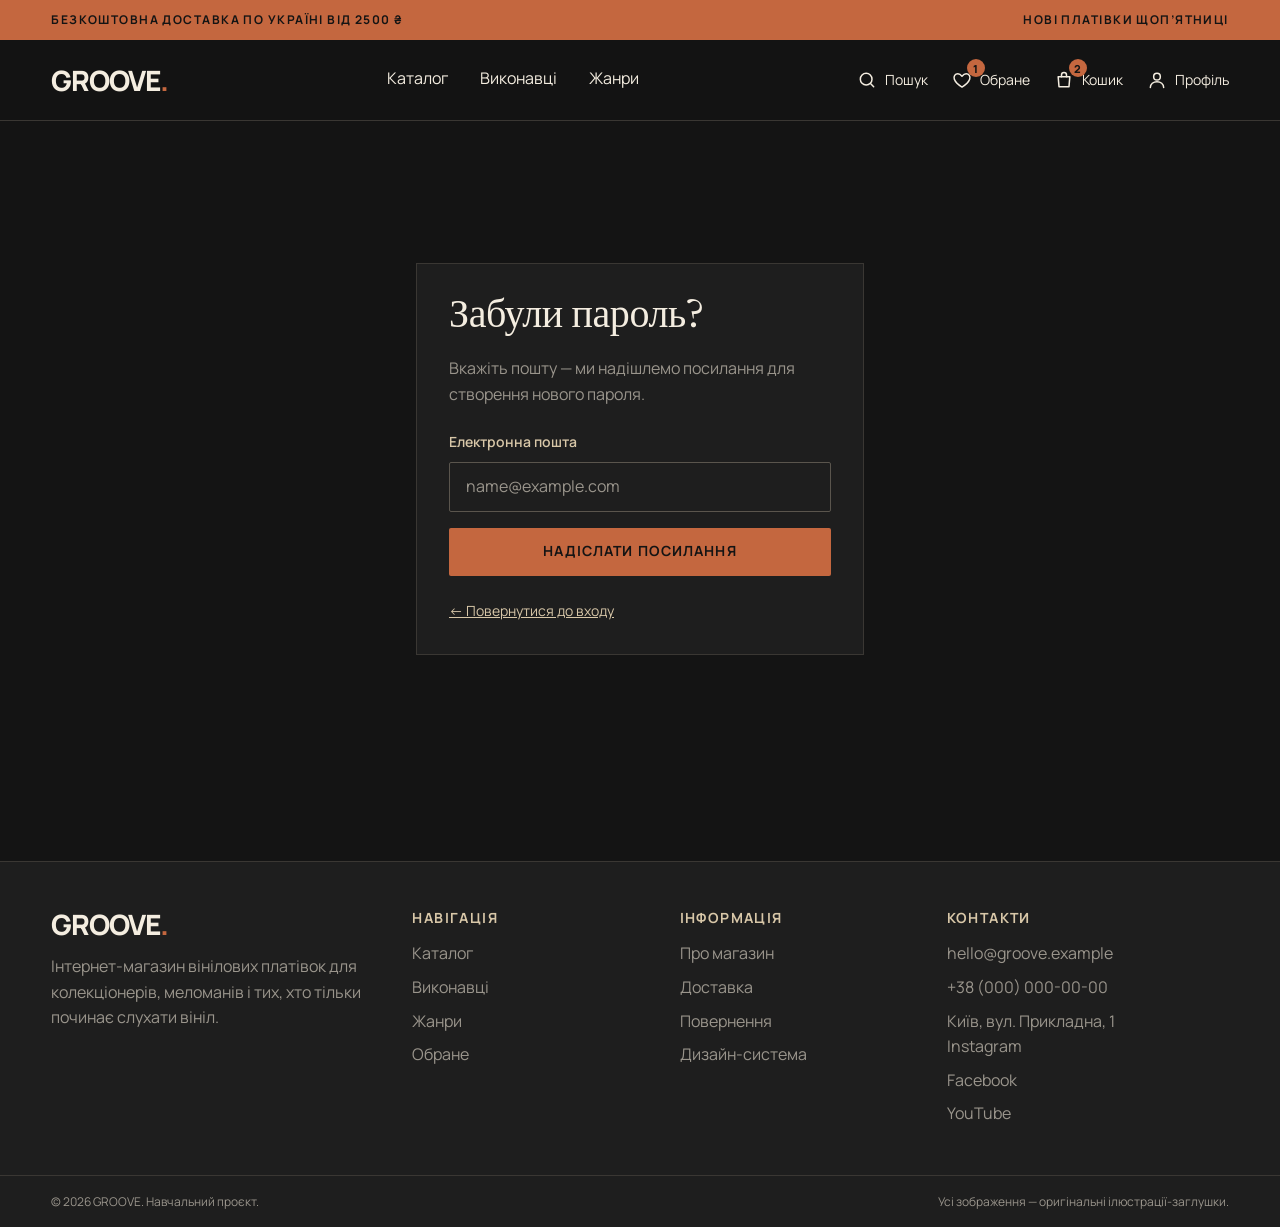
<file: forgot-password.html>
<!DOCTYPE html>
<html lang="uk">
<head>
<meta charset="utf-8">
<meta name="viewport" content="width=device-width, initial-scale=1">
<title>Відновлення пароля — GROOVE</title>
<meta name="description" content="Відновлення доступу до акаунта GROOVE.">
<meta name="theme-color" content="#141414">
<link rel="icon" href="images/favicon.svg" type="image/svg+xml">
<link rel="preconnect" href="https://fonts.googleapis.com">
<link rel="preconnect" href="https://fonts.gstatic.com" crossorigin>
<link rel="stylesheet" href="https://fonts.googleapis.com/css2?family=Manrope:wght@400;500;600;700;800&amp;family=Newsreader:ital,opsz,wght@0,6..72,400;0,6..72,500;1,6..72,400&amp;display=swap">
<link rel="stylesheet" href="css/tokens.css">
<link rel="stylesheet" href="css/base.css">
<link rel="stylesheet" href="css/layout.css">
<link rel="stylesheet" href="css/components.css">
<link rel="stylesheet" href="css/pages.css">
<link rel="stylesheet" href="css/responsive.css">
</head>
<body>
<a class="skip-link" href="#main">Перейти до основного змісту</a>
<div class="promo-bar">
  <div class="container">
    <p>Безкоштовна доставка по Україні від 2500 ₴</p>
    <p>Нові платівки щоп’ятниці</p>
  </div>
</div>
<header class="site-header">
  <div class="container header-inner">
    <a class="logo" href="index.html" aria-label="GROOVE — на головну">GROOVE<span>.</span></a>
    <input type="checkbox" id="nav-toggle" class="nav-toggle" aria-controls="main-nav">
    <label for="nav-toggle" class="burger"><svg class="" viewBox="0 0 24 24" width="24" height="24" fill="none" stroke="currentColor" stroke-width="1.8" stroke-linecap="round" stroke-linejoin="round" aria-hidden="true" focusable="false"><path d="M4 7h16M4 12h16M4 17h16"/></svg><span class="visually-hidden">Меню</span></label>
    <nav class="main-nav" id="main-nav" aria-label="Головна навігація">
      <ul>
        <li><a href="catalog.html">Каталог</a></li>
        <li><a href="artist.html">Виконавці</a></li>
        <li><a href="index.html#genres">Жанри</a></li>
      </ul>
    </nav>
    <ul class="header-actions">
      <li><a href="search.html"><svg class="" viewBox="0 0 24 24" width="24" height="24" fill="none" stroke="currentColor" stroke-width="1.8" stroke-linecap="round" stroke-linejoin="round" aria-hidden="true" focusable="false"><circle cx="11" cy="11" r="7"/><path d="m20 20-3.5-3.5"/></svg><span>Пошук</span></a></li>
      <li><a href="wishlist.html"><svg class="" viewBox="0 0 24 24" width="24" height="24" fill="none" stroke="currentColor" stroke-width="1.8" stroke-linecap="round" stroke-linejoin="round" aria-hidden="true" focusable="false"><path d="M12 20.5s-7.5-4.6-9.2-9.4C1.6 7.700 3.700 4.500 7 4.500c2 0 3.400 1 5 3 1.600-2 3-3 5-3 3.300 0 5.400 3.200 4.200 6.600-1.700 4.800-9.200 9.400-9.200 9.400Z"/></svg><span>Обране</span><span class="count">1<span class="visually-hidden"> товар</span></span></a></li>
      <li><a href="cart.html"><svg class="" viewBox="0 0 24 24" width="24" height="24" fill="none" stroke="currentColor" stroke-width="1.8" stroke-linecap="round" stroke-linejoin="round" aria-hidden="true" focusable="false"><path d="M5 8h14l-1 12H6L5 8Z"/><path d="M9 8V6a3 3 0 0 1 6 0v2"/></svg><span>Кошик</span><span class="count">2<span class="visually-hidden"> товари</span></span></a></li>
      <li><a href="login.html" aria-current="page"><svg class="" viewBox="0 0 24 24" width="24" height="24" fill="none" stroke="currentColor" stroke-width="1.8" stroke-linecap="round" stroke-linejoin="round" aria-hidden="true" focusable="false"><circle cx="12" cy="8" r="4"/><path d="M4 21c0-4.200 3.600-7 8-7s8 2.800 8 7"/></svg><span>Профіль</span></a></li>
    </ul>
  </div>
</header>
<main id="main">
<div class="container auth">
  <div class="auth__card">
    <h1>Забули пароль?</h1>
    <p class="auth__lead">Вкажіть пошту — ми надішлемо посилання для створення нового пароля.</p>
    <form action="profile.html" method="get">
      <div class="field"><label for="f-email">Електронна пошта</label><input class="input" id="f-email" name="f-email" type="email" autocomplete="email" required placeholder="name@example.com"></div>

      <button class="btn btn--primary btn--block" type="submit">Надіслати посилання</button>
    </form>
    <div class="auth__links"><a href="login.html">← Повернутися до входу</a></div>
  </div>
</div>
</main>
<footer class="site-footer">
  <div class="container footer-grid">
    <div>
      <p class="logo">GROOVE<span>.</span></p>
      <p class="text-muted">Інтернет-магазин вінілових платівок для колекціонерів, меломанів і тих, хто тільки починає слухати вініл.</p>
    </div>
    <nav aria-label="Навігація у футері">
      <h2>Навігація</h2>
      <ul>
        <li><a href="catalog.html">Каталог</a></li>
        <li><a href="artist.html">Виконавці</a></li>
        <li><a href="index.html#genres">Жанри</a></li>
        <li><a href="wishlist.html">Обране</a></li>
      </ul>
    </nav>
    <nav aria-label="Інформація для покупців">
      <h2>Інформація</h2>
      <ul>
        <li><a href="index.html#about">Про магазин</a></li>
        <li><a href="cart.html">Доставка</a></li>
        <li><a href="profile.html#orders">Повернення</a></li>
        <li><a href="design-system.html">Дизайн-система</a></li>
      </ul>
    </nav>
    <div>
      <h2>Контакти</h2>
      <address>
        <a href="mailto:hello@groove.example">hello@groove.example</a>
        <a href="tel:+380000000000">+38 (000) 000-00-00</a>
        <span>Київ, вул. Прикладна, 1</span>
      </address>
      <ul>
        <li><a href="#">Instagram</a></li>
        <li><a href="#">Facebook</a></li>
        <li><a href="#">YouTube</a></li>
      </ul>
    </div>
  </div>
  <div class="footer-bottom">
    <div class="container">
      <p>© 2026 GROOVE. Навчальний проєкт.</p>
      <p>Усі зображення — оригінальні ілюстрації-заглушки.</p>
    </div>
  </div>
</footer>
   <script src="js/app.js" defer></script>
</body>
</html>
</file>
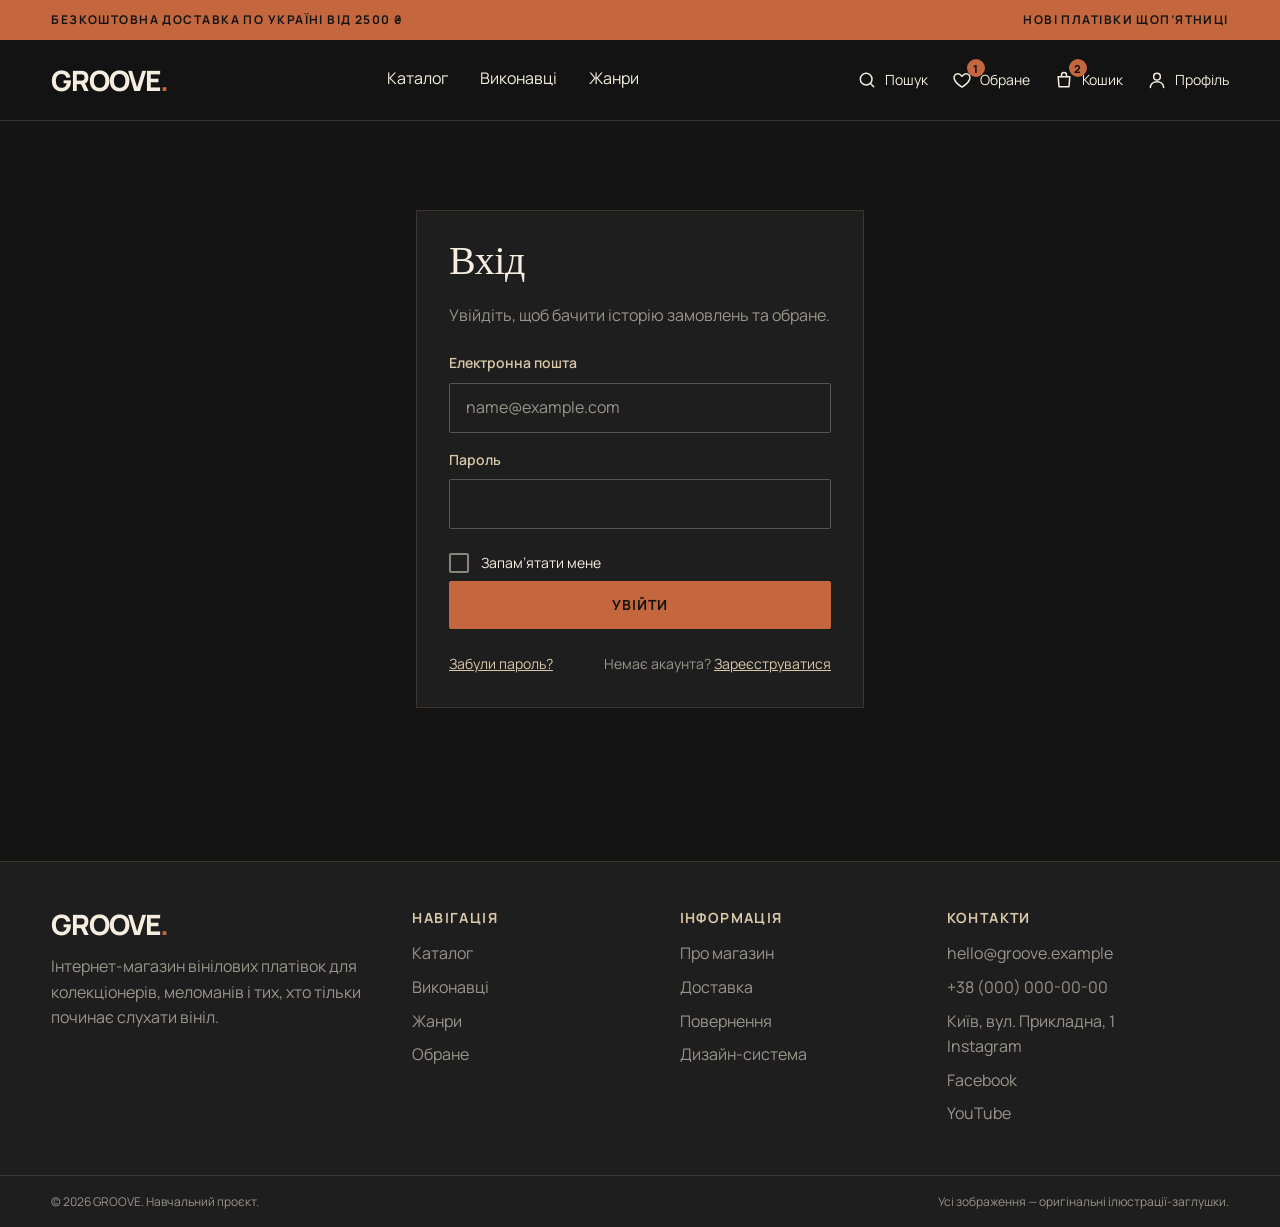
<file: login.html>
<!DOCTYPE html>
<html lang="uk">
<head>
<meta charset="utf-8">
<meta name="viewport" content="width=device-width, initial-scale=1">
<title>Вхід — GROOVE</title>
<meta name="description" content="Вхід в акаунт GROOVE.">
<meta name="theme-color" content="#141414">
<link rel="icon" href="images/favicon.svg" type="image/svg+xml">
<link rel="preconnect" href="https://fonts.googleapis.com">
<link rel="preconnect" href="https://fonts.gstatic.com" crossorigin>
<link rel="stylesheet" href="https://fonts.googleapis.com/css2?family=Manrope:wght@400;500;600;700;800&amp;family=Newsreader:ital,opsz,wght@0,6..72,400;0,6..72,500;1,6..72,400&amp;display=swap">
<link rel="stylesheet" href="css/tokens.css">
<link rel="stylesheet" href="css/base.css">
<link rel="stylesheet" href="css/layout.css">
<link rel="stylesheet" href="css/components.css">
<link rel="stylesheet" href="css/pages.css">
<link rel="stylesheet" href="css/responsive.css">
</head>
<body>
<a class="skip-link" href="#main">Перейти до основного змісту</a>
<div class="promo-bar">
  <div class="container">
    <p>Безкоштовна доставка по Україні від 2500 ₴</p>
    <p>Нові платівки щоп’ятниці</p>
  </div>
</div>
<header class="site-header">
  <div class="container header-inner">
    <a class="logo" href="index.html" aria-label="GROOVE — на головну">GROOVE<span>.</span></a>
    <input type="checkbox" id="nav-toggle" class="nav-toggle" aria-controls="main-nav">
    <label for="nav-toggle" class="burger"><svg class="" viewBox="0 0 24 24" width="24" height="24" fill="none" stroke="currentColor" stroke-width="1.8" stroke-linecap="round" stroke-linejoin="round" aria-hidden="true" focusable="false"><path d="M4 7h16M4 12h16M4 17h16"/></svg><span class="visually-hidden">Меню</span></label>
    <nav class="main-nav" id="main-nav" aria-label="Головна навігація">
      <ul>
        <li><a href="catalog.html">Каталог</a></li>
        <li><a href="artist.html">Виконавці</a></li>
        <li><a href="index.html#genres">Жанри</a></li>
      </ul>
    </nav>
    <ul class="header-actions">
      <li><a href="search.html"><svg class="" viewBox="0 0 24 24" width="24" height="24" fill="none" stroke="currentColor" stroke-width="1.8" stroke-linecap="round" stroke-linejoin="round" aria-hidden="true" focusable="false"><circle cx="11" cy="11" r="7"/><path d="m20 20-3.5-3.5"/></svg><span>Пошук</span></a></li>
      <li><a href="wishlist.html"><svg class="" viewBox="0 0 24 24" width="24" height="24" fill="none" stroke="currentColor" stroke-width="1.8" stroke-linecap="round" stroke-linejoin="round" aria-hidden="true" focusable="false"><path d="M12 20.5s-7.5-4.6-9.2-9.4C1.6 7.700 3.700 4.500 7 4.500c2 0 3.400 1 5 3 1.600-2 3-3 5-3 3.300 0 5.400 3.200 4.200 6.600-1.700 4.800-9.200 9.400-9.200 9.400Z"/></svg><span>Обране</span><span class="count">1<span class="visually-hidden"> товар</span></span></a></li>
      <li><a href="cart.html"><svg class="" viewBox="0 0 24 24" width="24" height="24" fill="none" stroke="currentColor" stroke-width="1.8" stroke-linecap="round" stroke-linejoin="round" aria-hidden="true" focusable="false"><path d="M5 8h14l-1 12H6L5 8Z"/><path d="M9 8V6a3 3 0 0 1 6 0v2"/></svg><span>Кошик</span><span class="count">2<span class="visually-hidden"> товари</span></span></a></li>
      <li><a href="login.html" aria-current="page"><svg class="" viewBox="0 0 24 24" width="24" height="24" fill="none" stroke="currentColor" stroke-width="1.8" stroke-linecap="round" stroke-linejoin="round" aria-hidden="true" focusable="false"><circle cx="12" cy="8" r="4"/><path d="M4 21c0-4.200 3.600-7 8-7s8 2.800 8 7"/></svg><span>Профіль</span></a></li>
    </ul>
  </div>
</header>
<main id="main">
<div class="container auth">
  <div class="auth__card">
    <h1>Вхід</h1>
    <p class="auth__lead">Увійдіть, щоб бачити історію замовлень та обране.</p>
    <form action="profile.html" method="get">
      <div class="field"><label for="l-email">Електронна пошта</label><input class="input" id="l-email" name="l-email" type="email" autocomplete="email" required placeholder="name@example.com"></div>
      <div class="field"><label for="l-pass">Пароль</label><input class="input" id="l-pass" name="l-pass" type="password" autocomplete="current-password" required placeholder=""></div>
      <label class="check"><input type="checkbox" name="remember"><span>Запам’ятати мене</span></label>

      <button class="btn btn--primary btn--block" type="submit">Увійти</button>
    </form>
    <div class="auth__links"><a href="forgot-password.html">Забули пароль?</a><span>Немає акаунта? <a href="register.html">Зареєструватися</a></span></div>
  </div>
</div>
</main>
<footer class="site-footer">
  <div class="container footer-grid">
    <div>
      <p class="logo">GROOVE<span>.</span></p>
      <p class="text-muted">Інтернет-магазин вінілових платівок для колекціонерів, меломанів і тих, хто тільки починає слухати вініл.</p>
    </div>
    <nav aria-label="Навігація у футері">
      <h2>Навігація</h2>
      <ul>
        <li><a href="catalog.html">Каталог</a></li>
        <li><a href="artist.html">Виконавці</a></li>
        <li><a href="index.html#genres">Жанри</a></li>
        <li><a href="wishlist.html">Обране</a></li>
      </ul>
    </nav>
    <nav aria-label="Інформація для покупців">
      <h2>Інформація</h2>
      <ul>
        <li><a href="index.html#about">Про магазин</a></li>
        <li><a href="cart.html">Доставка</a></li>
        <li><a href="profile.html#orders">Повернення</a></li>
        <li><a href="design-system.html">Дизайн-система</a></li>
      </ul>
    </nav>
    <div>
      <h2>Контакти</h2>
      <address>
        <a href="mailto:hello@groove.example">hello@groove.example</a>
        <a href="tel:+380000000000">+38 (000) 000-00-00</a>
        <span>Київ, вул. Прикладна, 1</span>
      </address>
      <ul>
        <li><a href="#">Instagram</a></li>
        <li><a href="#">Facebook</a></li>
        <li><a href="#">YouTube</a></li>
      </ul>
    </div>
  </div>
  <div class="footer-bottom">
    <div class="container">
      <p>© 2026 GROOVE. Навчальний проєкт.</p>
      <p>Усі зображення — оригінальні ілюстрації-заглушки.</p>
    </div>
  </div>
</footer>
   <script src="js/app.js" defer></script>
</body>
</html>
</file>
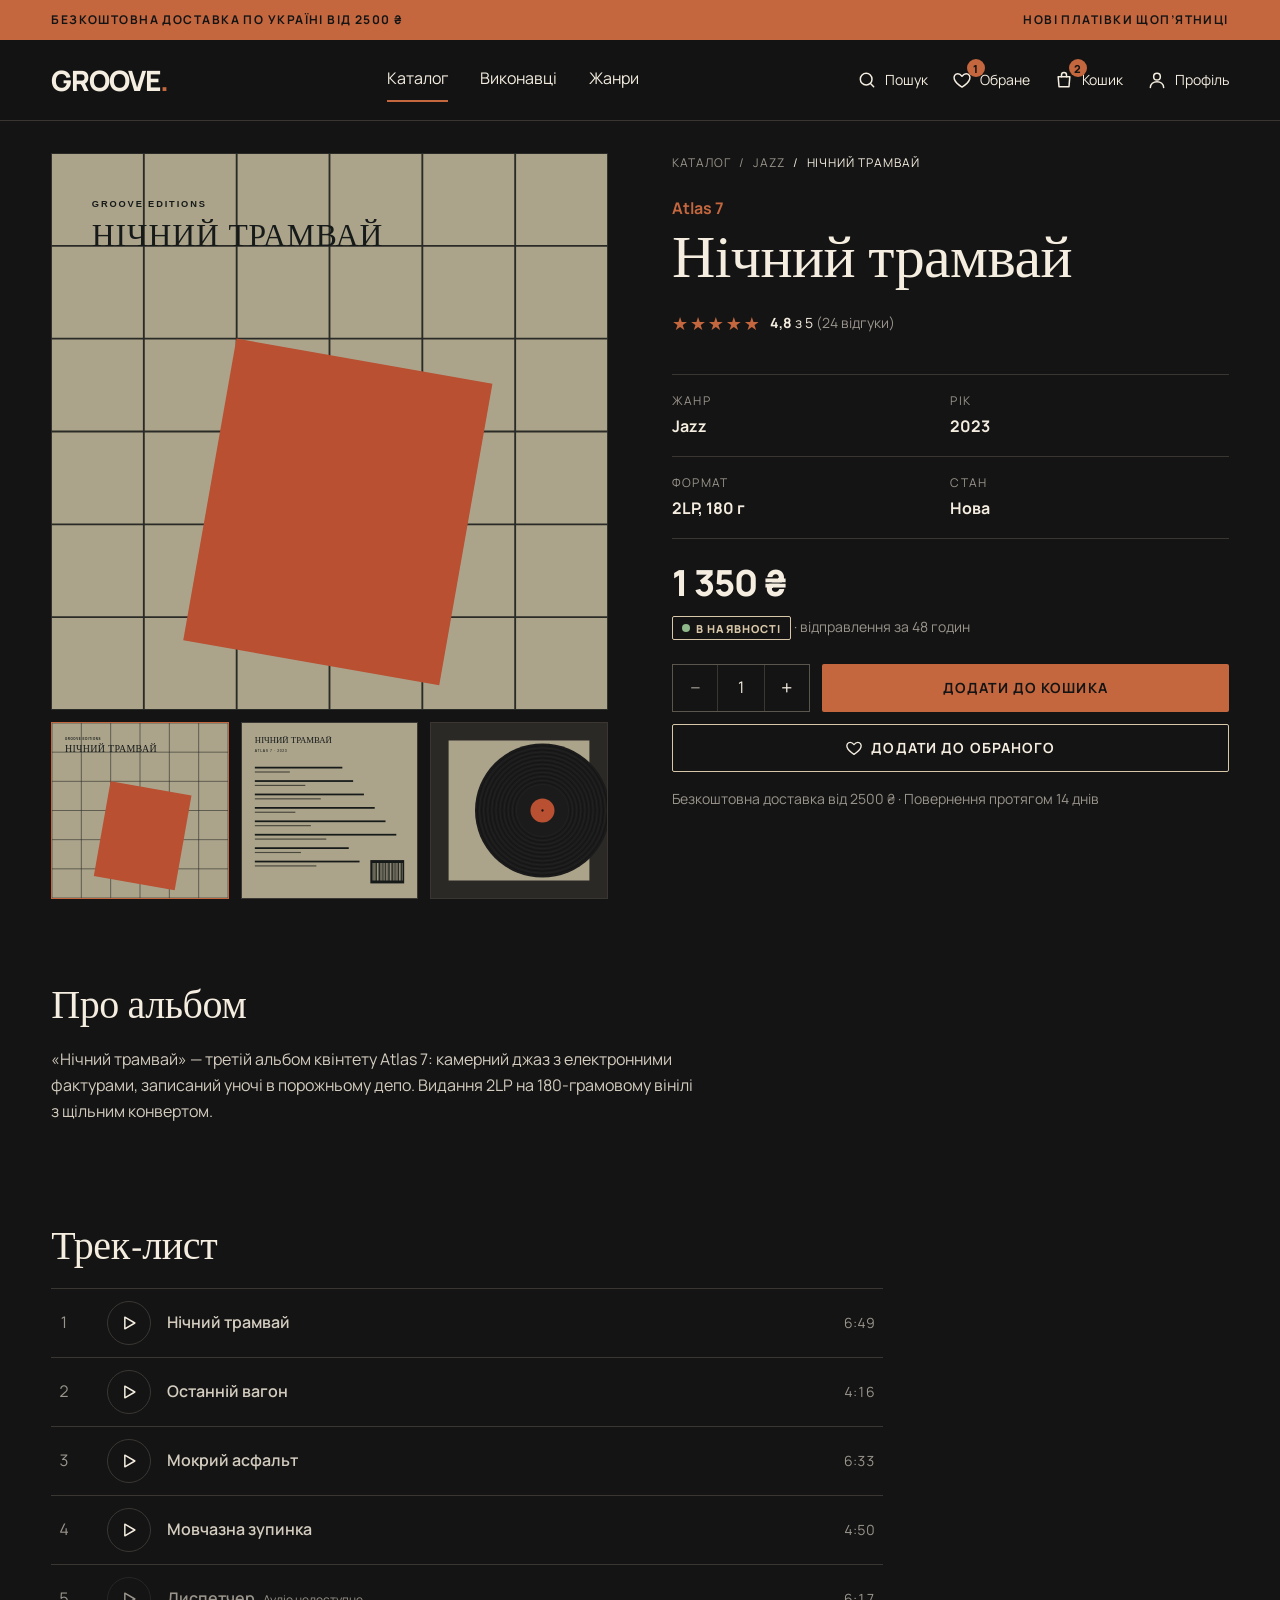
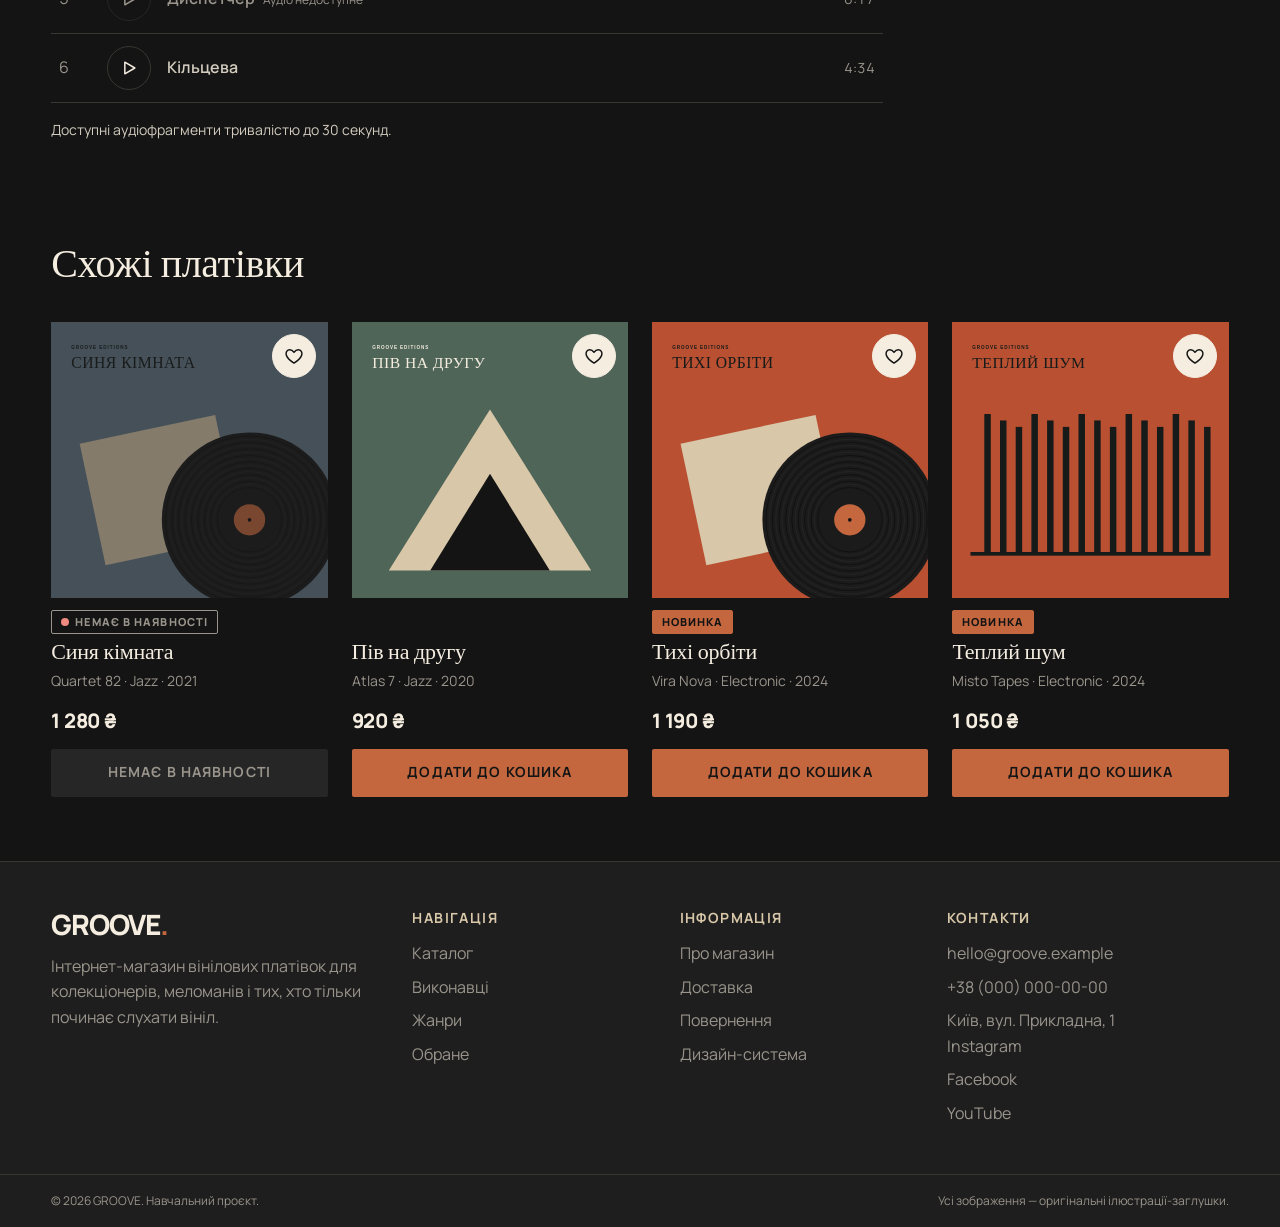
<file: product.html>
<!DOCTYPE html>
<html lang="uk">
<head>
<meta charset="utf-8">
<meta name="viewport" content="width=device-width, initial-scale=1">
<title>Нічний трамвай — Atlas 7 — GROOVE</title>
<meta name="description" content="Вінілова платівка «Нічний трамвай» Atlas 7: опис, трек-лист із фрагментами, ціна та наявність.">
<meta name="theme-color" content="#141414">
<link rel="icon" href="images/favicon.svg" type="image/svg+xml">
<link rel="preconnect" href="https://fonts.googleapis.com">
<link rel="preconnect" href="https://fonts.gstatic.com" crossorigin>
<link rel="stylesheet" href="https://fonts.googleapis.com/css2?family=Manrope:wght@400;500;600;700;800&amp;family=Newsreader:ital,opsz,wght@0,6..72,400;0,6..72,500;1,6..72,400&amp;display=swap">
<link rel="stylesheet" href="css/tokens.css">
<link rel="stylesheet" href="css/base.css">
<link rel="stylesheet" href="css/layout.css">
<link rel="stylesheet" href="css/components.css">
<link rel="stylesheet" href="css/pages.css">
<link rel="stylesheet" href="css/responsive.css">
</head>
<body>
<a class="skip-link" href="#main">Перейти до основного змісту</a>
<div class="promo-bar">
  <div class="container">
    <p>Безкоштовна доставка по Україні від 2500 ₴</p>
    <p>Нові платівки щоп’ятниці</p>
  </div>
</div>
<header class="site-header">
  <div class="container header-inner">
    <a class="logo" href="index.html" aria-label="GROOVE — на головну">GROOVE<span>.</span></a>
    <input type="checkbox" id="nav-toggle" class="nav-toggle" aria-controls="main-nav">
    <label for="nav-toggle" class="burger"><svg class="" viewBox="0 0 24 24" width="24" height="24" fill="none" stroke="currentColor" stroke-width="1.8" stroke-linecap="round" stroke-linejoin="round" aria-hidden="true" focusable="false"><path d="M4 7h16M4 12h16M4 17h16"/></svg><span class="visually-hidden">Меню</span></label>
    <nav class="main-nav" id="main-nav" aria-label="Головна навігація">
      <ul>
        <li><a href="catalog.html" aria-current="page">Каталог</a></li>
        <li><a href="artist.html">Виконавці</a></li>
        <li><a href="index.html#genres">Жанри</a></li>
      </ul>
    </nav>
    <ul class="header-actions">
      <li><a href="search.html"><svg class="" viewBox="0 0 24 24" width="24" height="24" fill="none" stroke="currentColor" stroke-width="1.8" stroke-linecap="round" stroke-linejoin="round" aria-hidden="true" focusable="false"><circle cx="11" cy="11" r="7"/><path d="m20 20-3.5-3.5"/></svg><span>Пошук</span></a></li>
      <li><a href="wishlist.html"><svg class="" viewBox="0 0 24 24" width="24" height="24" fill="none" stroke="currentColor" stroke-width="1.8" stroke-linecap="round" stroke-linejoin="round" aria-hidden="true" focusable="false"><path d="M12 20.5s-7.5-4.6-9.2-9.4C1.6 7.700 3.700 4.500 7 4.500c2 0 3.400 1 5 3 1.600-2 3-3 5-3 3.300 0 5.400 3.200 4.200 6.600-1.700 4.800-9.200 9.400-9.200 9.400Z"/></svg><span>Обране</span><span class="count">1<span class="visually-hidden"> товар</span></span></a></li>
      <li><a href="cart.html"><svg class="" viewBox="0 0 24 24" width="24" height="24" fill="none" stroke="currentColor" stroke-width="1.8" stroke-linecap="round" stroke-linejoin="round" aria-hidden="true" focusable="false"><path d="M5 8h14l-1 12H6L5 8Z"/><path d="M9 8V6a3 3 0 0 1 6 0v2"/></svg><span>Кошик</span><span class="count">2<span class="visually-hidden"> товари</span></span></a></li>
      <li><a href="login.html"><svg class="" viewBox="0 0 24 24" width="24" height="24" fill="none" stroke="currentColor" stroke-width="1.8" stroke-linecap="round" stroke-linejoin="round" aria-hidden="true" focusable="false"><circle cx="12" cy="8" r="4"/><path d="M4 21c0-4.200 3.600-7 8-7s8 2.800 8 7"/></svg><span>Профіль</span></a></li>
    </ul>
  </div>
</header>
<main id="main">
<div class="container">
  <div class="product">
    <div class="product__gallery">
      <div class="product__main"><img src="images/covers/nichnyi-tramvai.svg" alt="Обкладинка альбому «Нічний трамвай», Atlas 7" width="600" height="600"></div>
      <ul class="product__thumbs" aria-label="Додаткові фотографії">
        <li><a href="product.html" aria-current="true"><img src="images/covers/nichnyi-tramvai.svg" alt="Лицьова сторона обкладинки «Нічний трамвай»" width="600" height="600" loading="lazy"></a></li>
        <li><a href="product.html"><img src="images/covers/nichnyi-tramvai-back.svg" alt="Зворотна сторона обкладинки «Нічний трамвай» зі списком треків" width="600" height="600" loading="lazy"></a></li>
        <li><a href="product.html"><img src="images/covers/nichnyi-tramvai-disc.svg" alt="Вінілова платівка «Нічний трамвай» на конверті" width="600" height="600" loading="lazy"></a></li>
      </ul>
    </div>
    <div class="product__info">
      <nav class="breadcrumb" aria-label="Навігаційний ланцюжок"><ol><li><a href="catalog.html">Каталог</a></li><li><a href="catalog.html">Jazz</a></li><li aria-current="page">Нічний трамвай</li></ol></nav>
      <a class="product__artist" href="artist.html">Atlas 7</a>
      <h1>Нічний трамвай</h1>
      <p class="rating"><span class="rating__stars" style="--rating:4.8" aria-hidden="true"></span><span><strong>4,8</strong> з 5 <span class="text-muted">(24 відгуки)</span></span></p>
      <dl class="specs">
        <div><dt>Жанр</dt><dd>Jazz</dd></div>
        <div><dt>Рік</dt><dd>2023</dd></div>
        <div><dt>Формат</dt><dd>2LP, 180 г</dd></div>
        <div><dt>Стан</dt><dd>Нова</dd></div>
      </dl>
      <p class="product__price">1 350 ₴</p>
      <p><span class="badge badge--stock">В наявності</span> <span class="text-muted text-small">· 5 шт. на складі, відправлення за 48 годин</span></p>
      <div class="product__buy">
        <div class="qty" role="group" aria-label="Кількість">
  <button type="button" aria-label="Зменшити кількість" disabled>−</button>
  <label class="visually-hidden" for="qty-product">Кількість</label>
  <input id="qty-product" type="number" value="1" min="1" max="10" inputmode="numeric">
  <button type="button" aria-label="Збільшити кількість">+</button>
</div>
        <button class="btn btn--primary" type="button">Додати до кошика</button>
      </div>
      <button class="btn btn--secondary btn--block product__wish" type="button" aria-pressed="false"><svg class="" viewBox="0 0 24 24" width="24" height="24" fill="none" stroke="currentColor" stroke-width="1.8" stroke-linecap="round" stroke-linejoin="round" aria-hidden="true" focusable="false"><path d="M12 20.5s-7.5-4.6-9.2-9.4C1.6 7.700 3.700 4.500 7 4.500c2 0 3.400 1 5 3 1.600-2 3-3 5-3 3.300 0 5.400 3.200 4.200 6.600-1.700 4.800-9.200 9.400-9.200 9.400Z"/></svg> Додати до обраного</button>
      <p class="product__note">Безкоштовна доставка від 2500 ₴ · Повернення протягом 14 днів</p>
    </div>
  </div>

  <section class="section product-section" aria-labelledby="about-album">
    <h2 id="about-album">Про альбом</h2>
    <p>«Нічний трамвай» — третій альбом квінтету Atlas 7: камерний джаз із електронними фактурами, записаний уночі в порожньому депо. Повільні мелодії, живе контрабасове тло й тихий шум міста створюють відчуття дороги додому після довгого дня.</p>
    <p>Видання 2LP на 180-грамовому вінілі з щільним конвертом і друкованим вкладишем.</p>
  </section>

  <section class="section product-section" aria-labelledby="tracklist-title">
    <h2 id="tracklist-title">Трек-лист</h2>
    <ol class="tracklist">
<li class="track">
  <span class="track__num">1</span>
  <button class="icon-btn" type="button" aria-label="Відтворити: Нічний трамвай"><svg class="" viewBox="0 0 24 24" width="24" height="24" fill="none" stroke="currentColor" stroke-width="1.8" stroke-linecap="round" stroke-linejoin="round" aria-hidden="true" focusable="false"><path d="M7 5v14l12-7L7 5Z"/></svg></button>
  <p class="track__title">Нічний трамвай</p>
  <span class="track__time">4:12</span>
</li><li class="track track--active">
  <span class="track__num">2</span>
  <button class="icon-btn" type="button" aria-label="Поставити на паузу: Останній вагон"><svg class="" viewBox="0 0 24 24" width="24" height="24" fill="none" stroke="currentColor" stroke-width="1.8" stroke-linecap="round" stroke-linejoin="round" aria-hidden="true" focusable="false"><path d="M8 5v14M16 5v14"/></svg></button>
  <p class="track__title">Останній вагон</p>
  <span class="track__time">5:03</span>
  <div class="track__progress"><label class="visually-hidden" for="prog">Прогрес відтворення «Останній вагон»</label><progress id="prog" value="42" max="100">42%</progress><span>1:21 / 5:03</span></div>
</li><li class="track">
  <span class="track__num">3</span>
  <button class="icon-btn" type="button" aria-label="Відтворити: Мокрий асфальт"><svg class="" viewBox="0 0 24 24" width="24" height="24" fill="none" stroke="currentColor" stroke-width="1.8" stroke-linecap="round" stroke-linejoin="round" aria-hidden="true" focusable="false"><path d="M7 5v14l12-7L7 5Z"/></svg></button>
  <p class="track__title">Мокрий асфальт</p>
  <span class="track__time">3:48</span>
</li><li class="track">
  <span class="track__num">4</span>
  <button class="icon-btn" type="button" aria-label="Відтворити: Мовчазна зупинка"><svg class="" viewBox="0 0 24 24" width="24" height="24" fill="none" stroke="currentColor" stroke-width="1.8" stroke-linecap="round" stroke-linejoin="round" aria-hidden="true" focusable="false"><path d="M7 5v14l12-7L7 5Z"/></svg></button>
  <p class="track__title">Мовчазна зупинка</p>
  <span class="track__time">6:21</span>
</li><li class="track track--unavailable">
  <span class="track__num">5</span>
  <button class="icon-btn" type="button" disabled aria-label="Відтворення недоступне: Диспетчер"><svg class="" viewBox="0 0 24 24" width="24" height="24" fill="none" stroke="currentColor" stroke-width="1.8" stroke-linecap="round" stroke-linejoin="round" aria-hidden="true" focusable="false"><path d="M7 5v14l12-7L7 5Z"/></svg></button>
  <p class="track__title">Диспетчер<span class="track__note">Аудіо недоступне</span></p>
  <span class="track__time">4:35</span>
</li><li class="track">
  <span class="track__num">6</span>
  <button class="icon-btn" type="button" aria-label="Відтворити: Кільцева"><svg class="" viewBox="0 0 24 24" width="24" height="24" fill="none" stroke="currentColor" stroke-width="1.8" stroke-linecap="round" stroke-linejoin="round" aria-hidden="true" focusable="false"><path d="M7 5v14l12-7L7 5Z"/></svg></button>
  <p class="track__title">Кільцева</p>
  <span class="track__time">7:02</span>
</li>
    </ol>
    <p class="product__note">Доступні аудіофрагменти тривалістю до 30 секунд.</p>
  </section>

  <section class="section" aria-labelledby="similar-title">
    <div class="section-head"><h2 id="similar-title">Схожі платівки</h2></div>
    <ul class="grid-products ">
<li>
<article class="product-card product-card--out">
  <div class="product-card__media">
    <a href="product.html" tabindex="-1" aria-hidden="true"><img src="images/covers/synia-kimnata.svg" alt="Обкладинка альбому «Синя кімната», Quartet 82" width="600" height="600" loading="lazy"></a>
    <button class="icon-btn product-card__fav" type="button" aria-pressed="false" aria-label="Додати «Синя кімната» до обраного"><svg class="" viewBox="0 0 24 24" width="24" height="24" fill="none" stroke="currentColor" stroke-width="1.8" stroke-linecap="round" stroke-linejoin="round" aria-hidden="true" focusable="false"><path d="M12 20.5s-7.5-4.6-9.2-9.4C1.6 7.700 3.700 4.500 7 4.500c2 0 3.400 1 5 3 1.600-2 3-3 5-3 3.300 0 5.400 3.200 4.200 6.600-1.700 4.800-9.200 9.400-9.200 9.400Z"/></svg></button>
    <a class="btn btn--sm product-card__view" href="product.html">Переглянути<span class="visually-hidden"> «Синя кімната»</span></a>
  </div>
  <div class="product-card__badges"><span class="badge badge--out">Немає в наявності</span></div>
  <h3 class="product-card__title"><a href="product.html">Синя кімната</a></h3>
  <p class="product-card__meta">Quartet 82 · Jazz · 2021</p>
  <p class="product-card__price">1 280 ₴</p>
  <div class="product-card__actions">
    <button class="btn btn--primary btn--block" type="button" disabled>Немає в наявності<span class="visually-hidden">: Синя кімната</span></button>
  </div>
</article>
</li>
<li>
<article class="product-card">
  <div class="product-card__media">
    <a href="product.html" tabindex="-1" aria-hidden="true"><img src="images/covers/piv-na-druhu.svg" alt="Обкладинка альбому «Пів на другу», Atlas 7" width="600" height="600" loading="lazy"></a>
    <button class="icon-btn product-card__fav" type="button" aria-pressed="false" aria-label="Додати «Пів на другу» до обраного"><svg class="" viewBox="0 0 24 24" width="24" height="24" fill="none" stroke="currentColor" stroke-width="1.8" stroke-linecap="round" stroke-linejoin="round" aria-hidden="true" focusable="false"><path d="M12 20.5s-7.5-4.6-9.2-9.4C1.6 7.700 3.700 4.500 7 4.500c2 0 3.400 1 5 3 1.600-2 3-3 5-3 3.300 0 5.400 3.200 4.200 6.600-1.700 4.800-9.200 9.400-9.200 9.400Z"/></svg></button>
    <a class="btn btn--sm product-card__view" href="product.html">Переглянути<span class="visually-hidden"> «Пів на другу»</span></a>
  </div>
  <div class="product-card__badges"></div>
  <h3 class="product-card__title"><a href="product.html">Пів на другу</a></h3>
  <p class="product-card__meta">Atlas 7 · Jazz · 2020</p>
  <p class="product-card__price">920 ₴</p>
  <div class="product-card__actions">
    <button class="btn btn--primary btn--block" type="button">Додати до кошика<span class="visually-hidden">: Пів на другу</span></button>
  </div>
</article>
</li>
<li>
<article class="product-card">
  <div class="product-card__media">
    <a href="product.html" tabindex="-1" aria-hidden="true"><img src="images/covers/pislia-doshchu.svg" alt="Обкладинка альбому «Після дощу», Sontse Club" width="600" height="600" loading="lazy"></a>
    <button class="icon-btn product-card__fav" type="button" aria-pressed="false" aria-label="Додати «Після дощу» до обраного"><svg class="" viewBox="0 0 24 24" width="24" height="24" fill="none" stroke="currentColor" stroke-width="1.8" stroke-linecap="round" stroke-linejoin="round" aria-hidden="true" focusable="false"><path d="M12 20.5s-7.5-4.6-9.2-9.4C1.6 7.700 3.700 4.500 7 4.500c2 0 3.400 1 5 3 1.600-2 3-3 5-3 3.300 0 5.400 3.200 4.200 6.600-1.700 4.800-9.200 9.400-9.200 9.400Z"/></svg></button>
    <a class="btn btn--sm product-card__view" href="product.html">Переглянути<span class="visually-hidden"> «Після дощу»</span></a>
  </div>
  <div class="product-card__badges"></div>
  <h3 class="product-card__title"><a href="product.html">Після дощу</a></h3>
  <p class="product-card__meta">Sontse Club · Indie · 2022</p>
  <p class="product-card__price">890 ₴</p>
  <div class="product-card__actions">
    <button class="btn btn--primary btn--block" type="button">Додати до кошика<span class="visually-hidden">: Після дощу</span></button>
  </div>
</article>
</li>
<li>
<article class="product-card">
  <div class="product-card__media">
    <a href="product.html" tabindex="-1" aria-hidden="true"><img src="images/covers/teplyi-shum.svg" alt="Обкладинка альбому «Теплий шум», Misto Tapes" width="600" height="600" loading="lazy"></a>
    <button class="icon-btn product-card__fav" type="button" aria-pressed="false" aria-label="Додати «Теплий шум» до обраного"><svg class="" viewBox="0 0 24 24" width="24" height="24" fill="none" stroke="currentColor" stroke-width="1.8" stroke-linecap="round" stroke-linejoin="round" aria-hidden="true" focusable="false"><path d="M12 20.5s-7.5-4.6-9.2-9.4C1.6 7.700 3.700 4.500 7 4.500c2 0 3.400 1 5 3 1.600-2 3-3 5-3 3.300 0 5.400 3.200 4.200 6.600-1.700 4.800-9.200 9.400-9.200 9.400Z"/></svg></button>
    <a class="btn btn--sm product-card__view" href="product.html">Переглянути<span class="visually-hidden"> «Теплий шум»</span></a>
  </div>
  <div class="product-card__badges"><span class="badge badge--new">Новинка</span></div>
  <h3 class="product-card__title"><a href="product.html">Теплий шум</a></h3>
  <p class="product-card__meta">Misto Tapes · Electronic · 2024</p>
  <p class="product-card__price">1 050 ₴</p>
  <div class="product-card__actions">
    <button class="btn btn--primary btn--block" type="button">Додати до кошика<span class="visually-hidden">: Теплий шум</span></button>
  </div>
</article>
</li>
</ul>
  </section>
</div>
</main>
<footer class="site-footer">
  <div class="container footer-grid">
    <div>
      <p class="logo">GROOVE<span>.</span></p>
      <p class="text-muted">Інтернет-магазин вінілових платівок для колекціонерів, меломанів і тих, хто тільки починає слухати вініл.</p>
    </div>
    <nav aria-label="Навігація у футері">
      <h2>Навігація</h2>
      <ul>
        <li><a href="catalog.html">Каталог</a></li>
        <li><a href="artist.html">Виконавці</a></li>
        <li><a href="index.html#genres">Жанри</a></li>
        <li><a href="wishlist.html">Обране</a></li>
      </ul>
    </nav>
    <nav aria-label="Інформація для покупців">
      <h2>Інформація</h2>
      <ul>
        <li><a href="index.html#about">Про магазин</a></li>
        <li><a href="cart.html">Доставка</a></li>
        <li><a href="profile.html#orders">Повернення</a></li>
        <li><a href="design-system.html">Дизайн-система</a></li>
      </ul>
    </nav>
    <div>
      <h2>Контакти</h2>
      <address>
        <a href="mailto:hello@groove.example">hello@groove.example</a>
        <a href="tel:+380000000000">+38 (000) 000-00-00</a>
        <span>Київ, вул. Прикладна, 1</span>
      </address>
      <ul>
        <li><a href="#">Instagram</a></li>
        <li><a href="#">Facebook</a></li>
        <li><a href="#">YouTube</a></li>
      </ul>
    </div>
  </div>
  <div class="footer-bottom">
    <div class="container">
      <p>© 2026 GROOVE. Навчальний проєкт.</p>
      <p>Усі зображення — оригінальні ілюстрації-заглушки.</p>
    </div>
  </div>
</footer>
   <script src="js/app.js" defer></script>
</body>
</html>
</file>
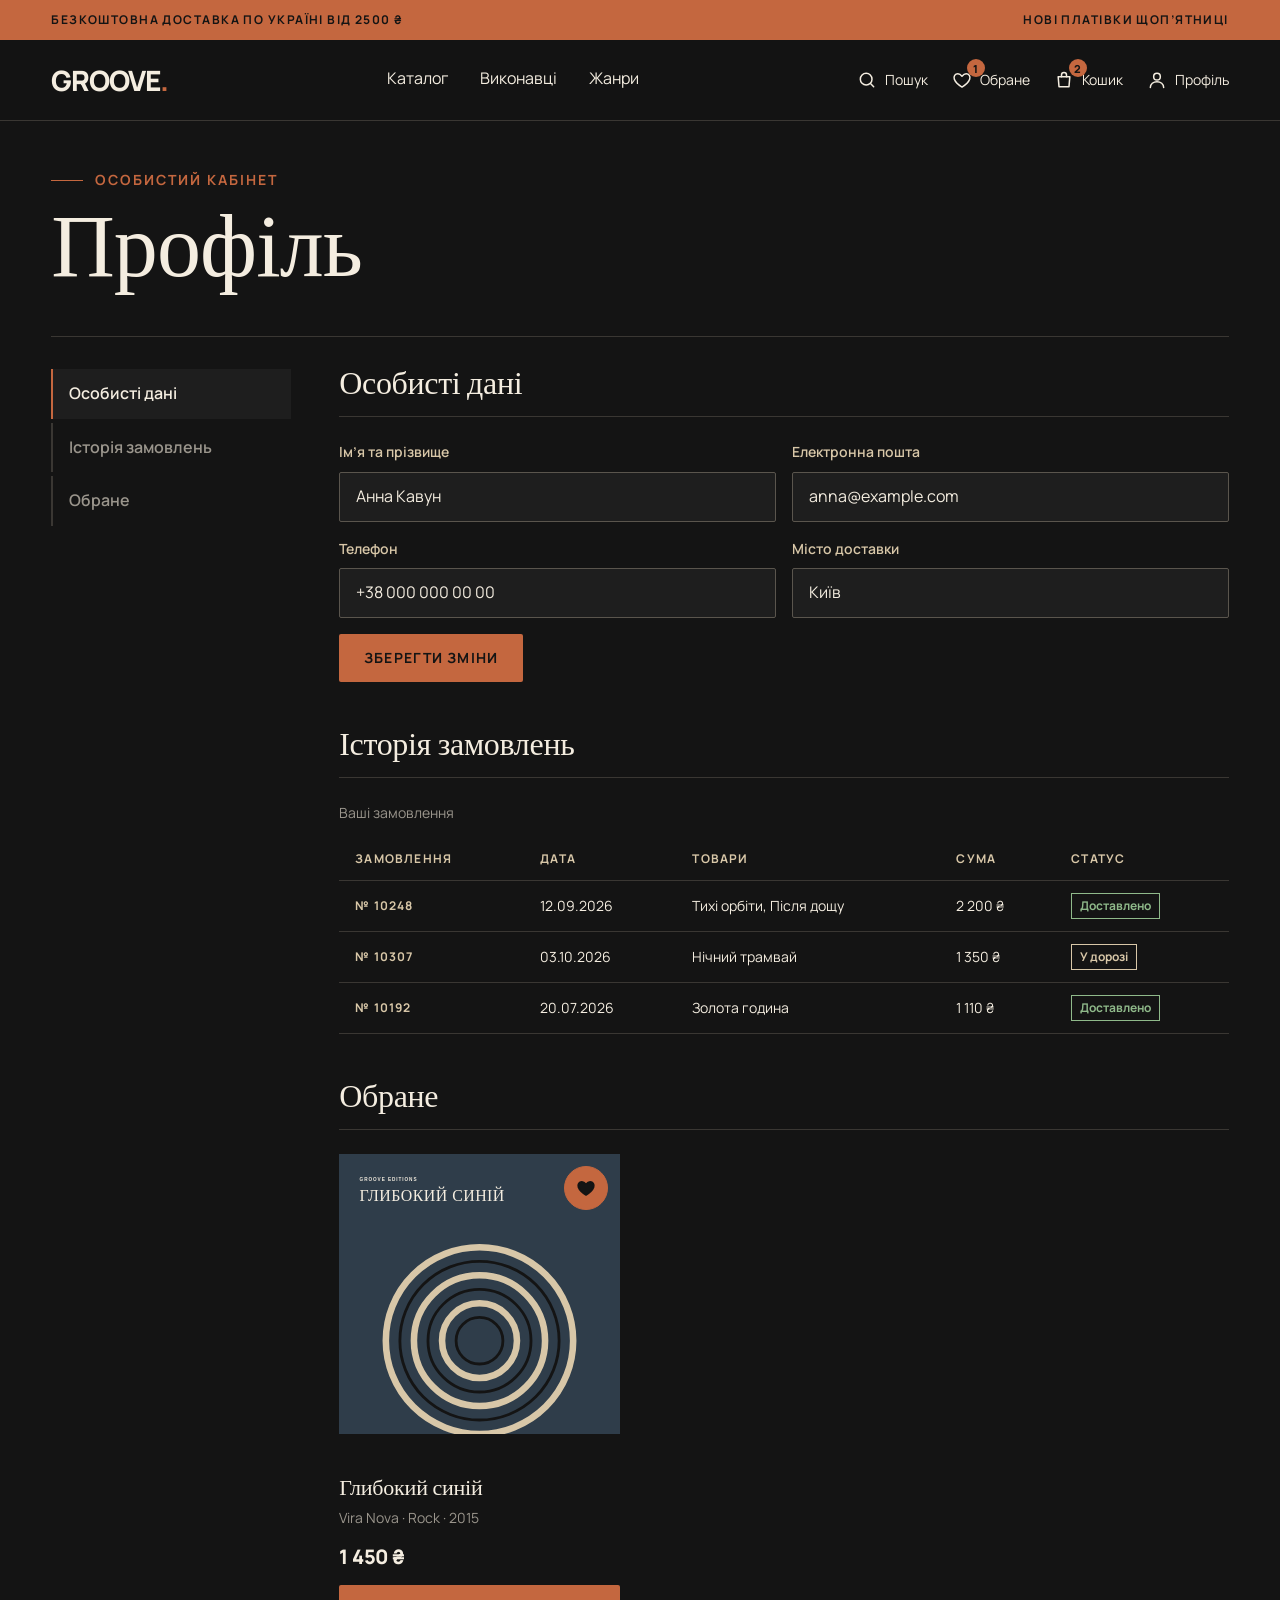
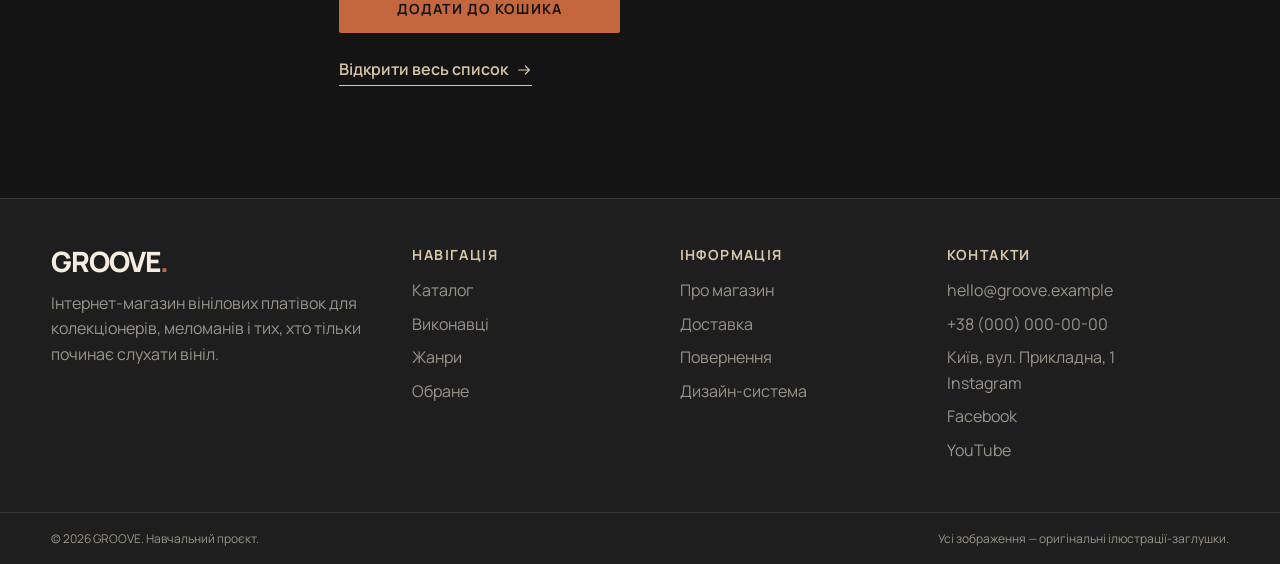
<file: profile.html>
<!DOCTYPE html>
<html lang="uk">
<head>
<meta charset="utf-8">
<meta name="viewport" content="width=device-width, initial-scale=1">
<title>Профіль — GROOVE</title>
<meta name="description" content="Особистий кабінет: особисті дані, історія замовлень, обране.">
<meta name="theme-color" content="#141414">
<link rel="icon" href="images/favicon.svg" type="image/svg+xml">
<link rel="preconnect" href="https://fonts.googleapis.com">
<link rel="preconnect" href="https://fonts.gstatic.com" crossorigin>
<link rel="stylesheet" href="https://fonts.googleapis.com/css2?family=Manrope:wght@400;500;600;700;800&amp;family=Newsreader:ital,opsz,wght@0,6..72,400;0,6..72,500;1,6..72,400&amp;display=swap">
<link rel="stylesheet" href="css/tokens.css">
<link rel="stylesheet" href="css/base.css">
<link rel="stylesheet" href="css/layout.css">
<link rel="stylesheet" href="css/components.css">
<link rel="stylesheet" href="css/pages.css">
<link rel="stylesheet" href="css/responsive.css">
</head>
<body>
<a class="skip-link" href="#main">Перейти до основного змісту</a>
<div class="promo-bar">
  <div class="container">
    <p>Безкоштовна доставка по Україні від 2500 ₴</p>
    <p>Нові платівки щоп’ятниці</p>
  </div>
</div>
<header class="site-header">
  <div class="container header-inner">
    <a class="logo" href="index.html" aria-label="GROOVE — на головну">GROOVE<span>.</span></a>
    <input type="checkbox" id="nav-toggle" class="nav-toggle" aria-controls="main-nav">
    <label for="nav-toggle" class="burger"><svg class="" viewBox="0 0 24 24" width="24" height="24" fill="none" stroke="currentColor" stroke-width="1.8" stroke-linecap="round" stroke-linejoin="round" aria-hidden="true" focusable="false"><path d="M4 7h16M4 12h16M4 17h16"/></svg><span class="visually-hidden">Меню</span></label>
    <nav class="main-nav" id="main-nav" aria-label="Головна навігація">
      <ul>
        <li><a href="catalog.html">Каталог</a></li>
        <li><a href="artist.html">Виконавці</a></li>
        <li><a href="index.html#genres">Жанри</a></li>
      </ul>
    </nav>
    <ul class="header-actions">
      <li><a href="search.html"><svg class="" viewBox="0 0 24 24" width="24" height="24" fill="none" stroke="currentColor" stroke-width="1.8" stroke-linecap="round" stroke-linejoin="round" aria-hidden="true" focusable="false"><circle cx="11" cy="11" r="7"/><path d="m20 20-3.5-3.5"/></svg><span>Пошук</span></a></li>
      <li><a href="wishlist.html"><svg class="" viewBox="0 0 24 24" width="24" height="24" fill="none" stroke="currentColor" stroke-width="1.8" stroke-linecap="round" stroke-linejoin="round" aria-hidden="true" focusable="false"><path d="M12 20.5s-7.5-4.6-9.2-9.4C1.6 7.700 3.700 4.500 7 4.500c2 0 3.400 1 5 3 1.600-2 3-3 5-3 3.300 0 5.400 3.200 4.200 6.600-1.700 4.800-9.200 9.400-9.200 9.400Z"/></svg><span>Обране</span><span class="count">1<span class="visually-hidden"> товар</span></span></a></li>
      <li><a href="cart.html"><svg class="" viewBox="0 0 24 24" width="24" height="24" fill="none" stroke="currentColor" stroke-width="1.8" stroke-linecap="round" stroke-linejoin="round" aria-hidden="true" focusable="false"><path d="M5 8h14l-1 12H6L5 8Z"/><path d="M9 8V6a3 3 0 0 1 6 0v2"/></svg><span>Кошик</span><span class="count">2<span class="visually-hidden"> товари</span></span></a></li>
      <li><a href="login.html" aria-current="page"><svg class="" viewBox="0 0 24 24" width="24" height="24" fill="none" stroke="currentColor" stroke-width="1.8" stroke-linecap="round" stroke-linejoin="round" aria-hidden="true" focusable="false"><circle cx="12" cy="8" r="4"/><path d="M4 21c0-4.200 3.600-7 8-7s8 2.800 8 7"/></svg><span>Профіль</span></a></li>
    </ul>
  </div>
</header>
<main id="main">
<div class="container">
  <header class="page-head"><p class="eyebrow">Особистий кабінет</p><h1>Профіль</h1></header>
  <div class="profile">
    <nav class="profile-nav" aria-label="Розділи профілю"><ul>
      <li><a href="#data" aria-current="true">Особисті дані</a></li>
      <li><a href="#orders">Історія замовлень</a></li>
      <li><a href="#saved">Обране</a></li>
    </ul></nav>
    <div>
      <section class="profile-section" id="data" aria-labelledby="data-title">
        <h2 id="data-title">Особисті дані</h2>
        <form action="profile.html" method="get">
          <div class="form-grid">
            <div class="field"><label for="p-name">Ім’я та прізвище</label><input class="input" id="p-name" name="name" type="text" autocomplete="name" value="Анна Кавун"></div>
            <div class="field"><label for="p-email">Електронна пошта</label><input class="input" id="p-email" name="email" type="email" autocomplete="email" value="anna@example.com"></div>
            <div class="field"><label for="p-phone">Телефон</label><input class="input" id="p-phone" name="phone" type="tel" autocomplete="tel" value="+38 000 000 00 00"></div>
            <div class="field"><label for="p-city">Місто доставки</label><input class="input" id="p-city" name="city" type="text" autocomplete="address-level2" value="Київ"></div>
          </div>
          <button class="btn btn--primary" type="submit">Зберегти зміни</button>
        </form>
      </section>
      <section class="profile-section" id="orders" aria-labelledby="orders-title">
        <h2 id="orders-title">Історія замовлень</h2>
        <div class="table-wrap">
          <table>
            <caption>Ваші замовлення</caption>
            <thead><tr><th scope="col">Замовлення</th><th scope="col">Дата</th><th scope="col">Товари</th><th scope="col">Сума</th><th scope="col">Статус</th></tr></thead>
            <tbody><tr><th scope="row">№ 10248</th><td>12.09.2026</td><td>Тихі орбіти, Після дощу</td><td>2 200 ₴</td><td><span class="status status--done">Доставлено</span></td></tr><tr><th scope="row">№ 10307</th><td>03.10.2026</td><td>Нічний трамвай</td><td>1 350 ₴</td><td><span class="status status--way">У дорозі</span></td></tr><tr><th scope="row">№ 10192</th><td>20.07.2026</td><td>Золота година</td><td>1 110 ₴</td><td><span class="status status--done">Доставлено</span></td></tr></tbody>
          </table>
        </div>
      </section>
      <section class="profile-section" id="saved" aria-labelledby="saved-title">
        <h2 id="saved-title">Обране</h2>
        <ul class="grid-products grid-products--3">
<li>
<article class="product-card">
  <div class="product-card__media">
    <a href="product.html" tabindex="-1" aria-hidden="true"><img src="images/covers/hlyboky-synii.svg" alt="Обкладинка альбому «Глибокий синій», Vira Nova" width="600" height="600" loading="lazy"></a>
    <button class="icon-btn product-card__fav" type="button" aria-pressed="true" aria-label="Додати «Глибокий синій» до обраного"><svg class="" viewBox="0 0 24 24" width="24" height="24" fill="none" stroke="currentColor" stroke-width="1.8" stroke-linecap="round" stroke-linejoin="round" aria-hidden="true" focusable="false"><path d="M12 20.5s-7.5-4.6-9.2-9.4C1.6 7.700 3.700 4.500 7 4.500c2 0 3.400 1 5 3 1.600-2 3-3 5-3 3.300 0 5.400 3.200 4.200 6.600-1.700 4.800-9.200 9.400-9.200 9.400Z"/></svg></button>
    <a class="btn btn--sm product-card__view" href="product.html">Переглянути<span class="visually-hidden"> «Глибокий синій»</span></a>
  </div>
  <div class="product-card__badges"></div>
  <h3 class="product-card__title"><a href="product.html">Глибокий синій</a></h3>
  <p class="product-card__meta">Vira Nova · Rock · 2015</p>
  <p class="product-card__price">1 450 ₴</p>
  <div class="product-card__actions">
    <button class="btn btn--primary btn--block" type="button">Додати до кошика<span class="visually-hidden">: Глибокий синій</span></button>
  </div>
</article>
</li>
</ul>
        <p class="mt-6"><a class="link-arrow" href="wishlist.html">Відкрити весь список <svg class="" viewBox="0 0 24 24" width="24" height="24" fill="none" stroke="currentColor" stroke-width="1.8" stroke-linecap="round" stroke-linejoin="round" aria-hidden="true" focusable="false"><path d="M4 12h16m-6-6 6 6-6 6"/></svg></a></p>
      </section>
    </div>
  </div>
</div>
</main>
<footer class="site-footer">
  <div class="container footer-grid">
    <div>
      <p class="logo">GROOVE<span>.</span></p>
      <p class="text-muted">Інтернет-магазин вінілових платівок для колекціонерів, меломанів і тих, хто тільки починає слухати вініл.</p>
    </div>
    <nav aria-label="Навігація у футері">
      <h2>Навігація</h2>
      <ul>
        <li><a href="catalog.html">Каталог</a></li>
        <li><a href="artist.html">Виконавці</a></li>
        <li><a href="index.html#genres">Жанри</a></li>
        <li><a href="wishlist.html">Обране</a></li>
      </ul>
    </nav>
    <nav aria-label="Інформація для покупців">
      <h2>Інформація</h2>
      <ul>
        <li><a href="index.html#about">Про магазин</a></li>
        <li><a href="cart.html">Доставка</a></li>
        <li><a href="profile.html#orders">Повернення</a></li>
        <li><a href="design-system.html">Дизайн-система</a></li>
      </ul>
    </nav>
    <div>
      <h2>Контакти</h2>
      <address>
        <a href="mailto:hello@groove.example">hello@groove.example</a>
        <a href="tel:+380000000000">+38 (000) 000-00-00</a>
        <span>Київ, вул. Прикладна, 1</span>
      </address>
      <ul>
        <li><a href="#">Instagram</a></li>
        <li><a href="#">Facebook</a></li>
        <li><a href="#">YouTube</a></li>
      </ul>
    </div>
  </div>
  <div class="footer-bottom">
    <div class="container">
      <p>© 2026 GROOVE. Навчальний проєкт.</p>
      <p>Усі зображення — оригінальні ілюстрації-заглушки.</p>
    </div>
  </div>
</footer>
   <script src="js/app.js" defer></script>
</body>
</html>
</file>
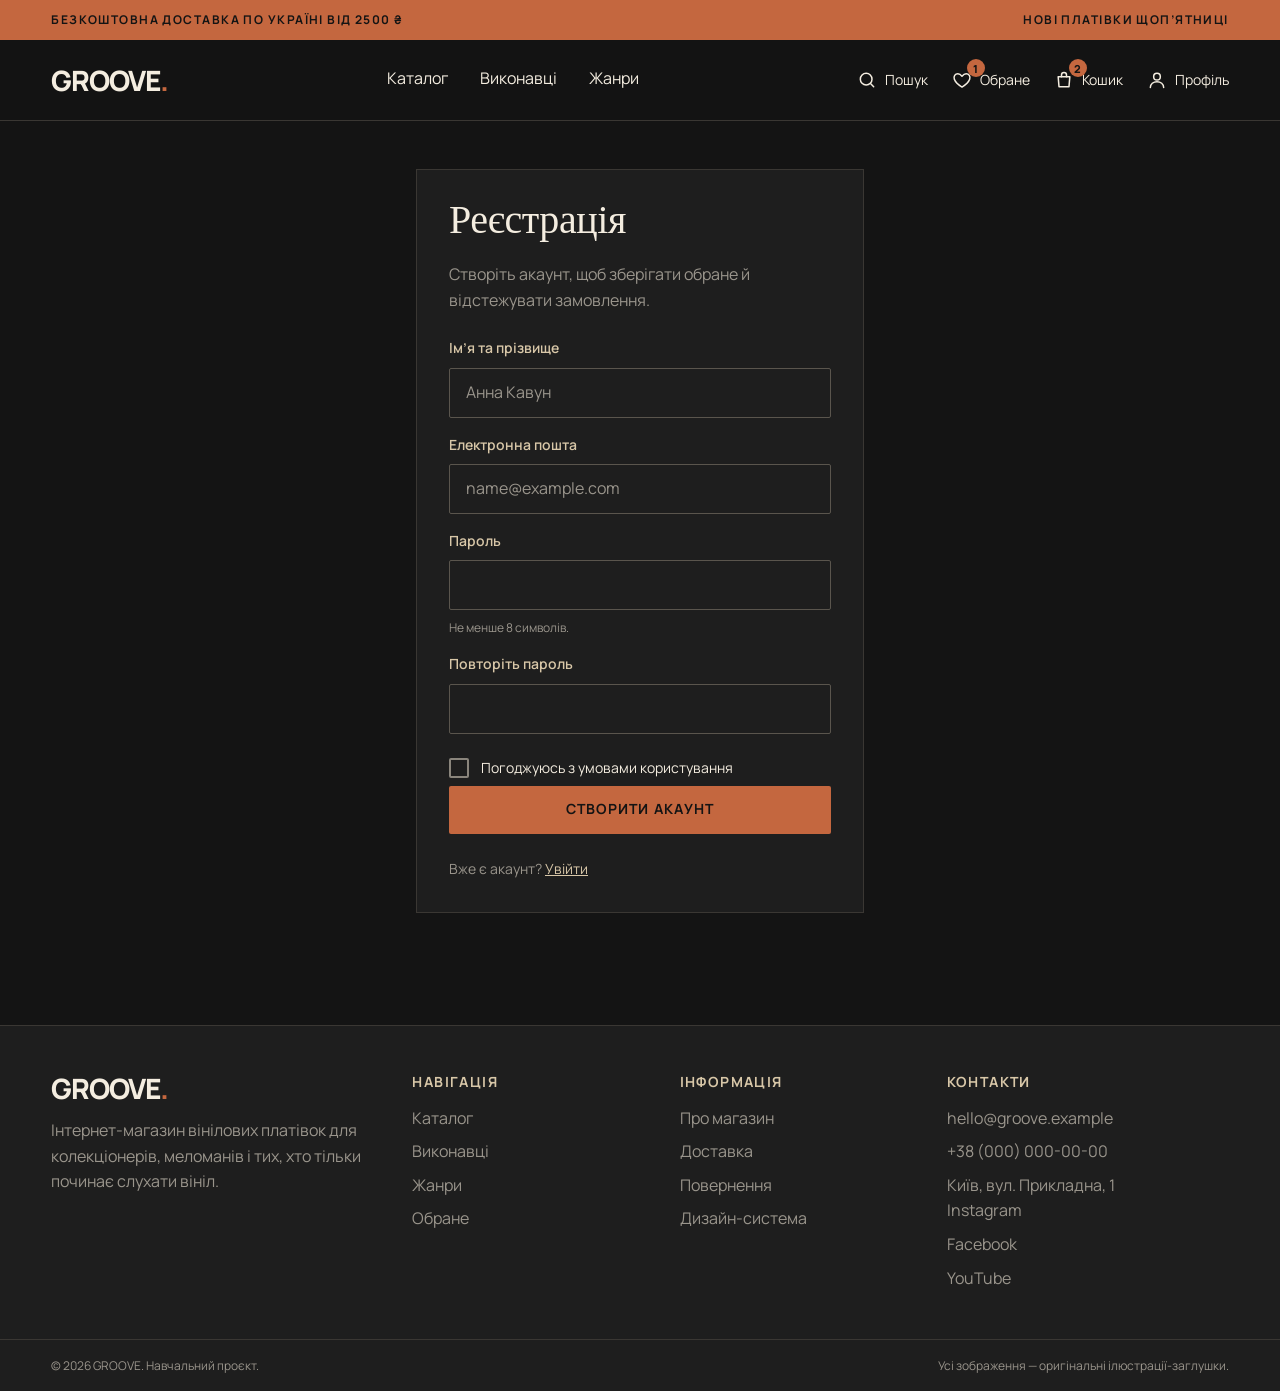
<file: register.html>
<!DOCTYPE html>
<html lang="uk">
<head>
<meta charset="utf-8">
<meta name="viewport" content="width=device-width, initial-scale=1">
<title>Реєстрація — GROOVE</title>
<meta name="description" content="Реєстрація нового акаунта в магазині GROOVE.">
<meta name="theme-color" content="#141414">
<link rel="icon" href="images/favicon.svg" type="image/svg+xml">
<link rel="preconnect" href="https://fonts.googleapis.com">
<link rel="preconnect" href="https://fonts.gstatic.com" crossorigin>
<link rel="stylesheet" href="https://fonts.googleapis.com/css2?family=Manrope:wght@400;500;600;700;800&amp;family=Newsreader:ital,opsz,wght@0,6..72,400;0,6..72,500;1,6..72,400&amp;display=swap">
<link rel="stylesheet" href="css/tokens.css">
<link rel="stylesheet" href="css/base.css">
<link rel="stylesheet" href="css/layout.css">
<link rel="stylesheet" href="css/components.css">
<link rel="stylesheet" href="css/pages.css">
<link rel="stylesheet" href="css/responsive.css">
</head>
<body>
<a class="skip-link" href="#main">Перейти до основного змісту</a>
<div class="promo-bar">
  <div class="container">
    <p>Безкоштовна доставка по Україні від 2500 ₴</p>
    <p>Нові платівки щоп’ятниці</p>
  </div>
</div>
<header class="site-header">
  <div class="container header-inner">
    <a class="logo" href="index.html" aria-label="GROOVE — на головну">GROOVE<span>.</span></a>
    <input type="checkbox" id="nav-toggle" class="nav-toggle" aria-controls="main-nav">
    <label for="nav-toggle" class="burger"><svg class="" viewBox="0 0 24 24" width="24" height="24" fill="none" stroke="currentColor" stroke-width="1.8" stroke-linecap="round" stroke-linejoin="round" aria-hidden="true" focusable="false"><path d="M4 7h16M4 12h16M4 17h16"/></svg><span class="visually-hidden">Меню</span></label>
    <nav class="main-nav" id="main-nav" aria-label="Головна навігація">
      <ul>
        <li><a href="catalog.html">Каталог</a></li>
        <li><a href="artist.html">Виконавці</a></li>
        <li><a href="index.html#genres">Жанри</a></li>
      </ul>
    </nav>
    <ul class="header-actions">
      <li><a href="search.html"><svg class="" viewBox="0 0 24 24" width="24" height="24" fill="none" stroke="currentColor" stroke-width="1.8" stroke-linecap="round" stroke-linejoin="round" aria-hidden="true" focusable="false"><circle cx="11" cy="11" r="7"/><path d="m20 20-3.5-3.5"/></svg><span>Пошук</span></a></li>
      <li><a href="wishlist.html"><svg class="" viewBox="0 0 24 24" width="24" height="24" fill="none" stroke="currentColor" stroke-width="1.8" stroke-linecap="round" stroke-linejoin="round" aria-hidden="true" focusable="false"><path d="M12 20.5s-7.5-4.6-9.2-9.4C1.6 7.700 3.700 4.500 7 4.500c2 0 3.400 1 5 3 1.600-2 3-3 5-3 3.300 0 5.400 3.200 4.200 6.600-1.700 4.800-9.200 9.400-9.200 9.400Z"/></svg><span>Обране</span><span class="count">1<span class="visually-hidden"> товар</span></span></a></li>
      <li><a href="cart.html"><svg class="" viewBox="0 0 24 24" width="24" height="24" fill="none" stroke="currentColor" stroke-width="1.8" stroke-linecap="round" stroke-linejoin="round" aria-hidden="true" focusable="false"><path d="M5 8h14l-1 12H6L5 8Z"/><path d="M9 8V6a3 3 0 0 1 6 0v2"/></svg><span>Кошик</span><span class="count">2<span class="visually-hidden"> товари</span></span></a></li>
      <li><a href="login.html" aria-current="page"><svg class="" viewBox="0 0 24 24" width="24" height="24" fill="none" stroke="currentColor" stroke-width="1.8" stroke-linecap="round" stroke-linejoin="round" aria-hidden="true" focusable="false"><circle cx="12" cy="8" r="4"/><path d="M4 21c0-4.200 3.600-7 8-7s8 2.800 8 7"/></svg><span>Профіль</span></a></li>
    </ul>
  </div>
</header>
<main id="main">
<div class="container auth">
  <div class="auth__card">
    <h1>Реєстрація</h1>
    <p class="auth__lead">Створіть акаунт, щоб зберігати обране й відстежувати замовлення.</p>
    <form action="profile.html" method="get">
      <div class="field"><label for="r-name">Ім’я та прізвище</label><input class="input" id="r-name" name="r-name" type="text" autocomplete="name" required placeholder="Анна Кавун"></div>
      <div class="field"><label for="r-email">Електронна пошта</label><input class="input" id="r-email" name="r-email" type="email" autocomplete="email" required placeholder="name@example.com"></div>
      <div class="field"><label for="r-pass">Пароль</label><input class="input" id="r-pass" name="r-pass" type="password" autocomplete="new-password" required placeholder="" minlength="8" aria-describedby="r-pass-help"></div>
      <p class="help help--tight" id="r-pass-help">Не менше 8 символів.</p>
      <div class="field"><label for="r-pass2">Повторіть пароль</label><input class="input" id="r-pass2" name="r-pass2" type="password" autocomplete="new-password" required placeholder=""></div>
      <label class="check"><input type="checkbox" name="agree" required><span>Погоджуюсь з умовами користування</span></label>

      <button class="btn btn--primary btn--block" type="submit">Створити акаунт</button>
    </form>
    <div class="auth__links"><span>Вже є акаунт? <a href="login.html">Увійти</a></span></div>
  </div>
</div>
</main>
<footer class="site-footer">
  <div class="container footer-grid">
    <div>
      <p class="logo">GROOVE<span>.</span></p>
      <p class="text-muted">Інтернет-магазин вінілових платівок для колекціонерів, меломанів і тих, хто тільки починає слухати вініл.</p>
    </div>
    <nav aria-label="Навігація у футері">
      <h2>Навігація</h2>
      <ul>
        <li><a href="catalog.html">Каталог</a></li>
        <li><a href="artist.html">Виконавці</a></li>
        <li><a href="index.html#genres">Жанри</a></li>
        <li><a href="wishlist.html">Обране</a></li>
      </ul>
    </nav>
    <nav aria-label="Інформація для покупців">
      <h2>Інформація</h2>
      <ul>
        <li><a href="index.html#about">Про магазин</a></li>
        <li><a href="cart.html">Доставка</a></li>
        <li><a href="profile.html#orders">Повернення</a></li>
        <li><a href="design-system.html">Дизайн-система</a></li>
      </ul>
    </nav>
    <div>
      <h2>Контакти</h2>
      <address>
        <a href="mailto:hello@groove.example">hello@groove.example</a>
        <a href="tel:+380000000000">+38 (000) 000-00-00</a>
        <span>Київ, вул. Прикладна, 1</span>
      </address>
      <ul>
        <li><a href="#">Instagram</a></li>
        <li><a href="#">Facebook</a></li>
        <li><a href="#">YouTube</a></li>
      </ul>
    </div>
  </div>
  <div class="footer-bottom">
    <div class="container">
      <p>© 2026 GROOVE. Навчальний проєкт.</p>
      <p>Усі зображення — оригінальні ілюстрації-заглушки.</p>
    </div>
  </div>
</footer>
   <script src="js/app.js" defer></script>
</body>
</html>
</file>
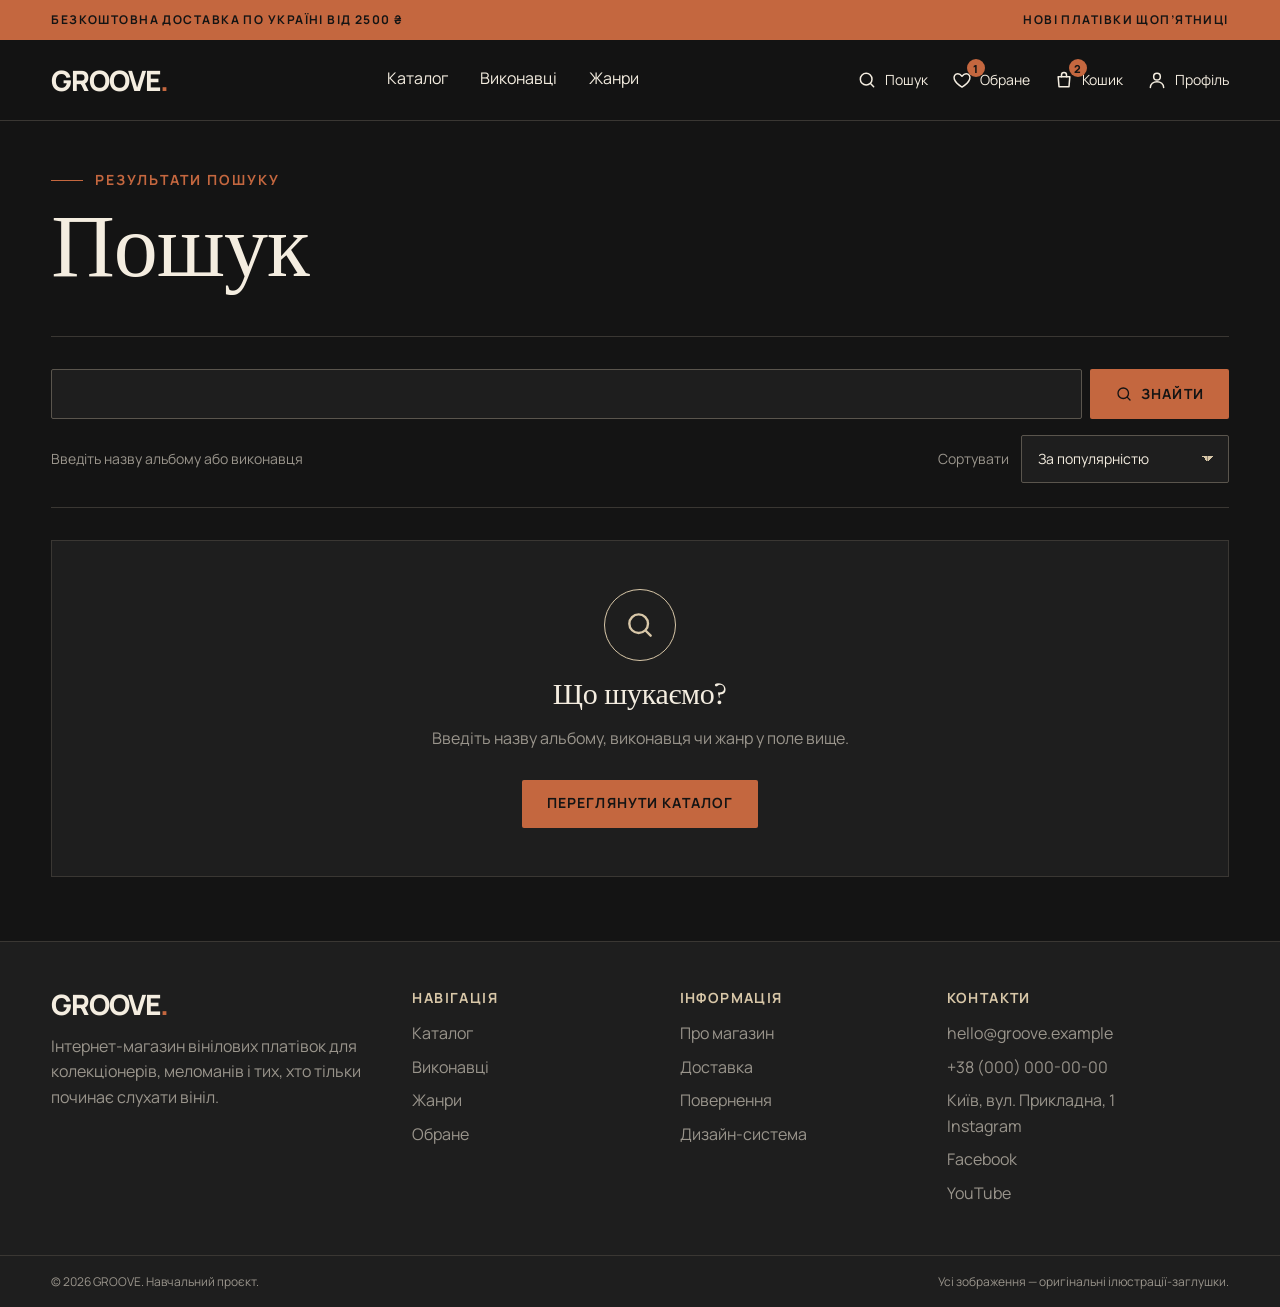
<file: search.html>
<!DOCTYPE html>
<html lang="uk">
<head>
<meta charset="utf-8">
<meta name="viewport" content="width=device-width, initial-scale=1">
<title>Результати пошуку — GROOVE</title>
<meta name="description" content="Результати пошуку альбомів і виконавців у каталозі GROOVE.">
<meta name="theme-color" content="#141414">
<link rel="icon" href="images/favicon.svg" type="image/svg+xml">
<link rel="preconnect" href="https://fonts.googleapis.com">
<link rel="preconnect" href="https://fonts.gstatic.com" crossorigin>
<link rel="stylesheet" href="https://fonts.googleapis.com/css2?family=Manrope:wght@400;500;600;700;800&amp;family=Newsreader:ital,opsz,wght@0,6..72,400;0,6..72,500;1,6..72,400&amp;display=swap">
<link rel="stylesheet" href="css/tokens.css">
<link rel="stylesheet" href="css/base.css">
<link rel="stylesheet" href="css/layout.css">
<link rel="stylesheet" href="css/components.css">
<link rel="stylesheet" href="css/pages.css">
<link rel="stylesheet" href="css/responsive.css">
</head>
<body>
<a class="skip-link" href="#main">Перейти до основного змісту</a>
<div class="promo-bar">
  <div class="container">
    <p>Безкоштовна доставка по Україні від 2500 ₴</p>
    <p>Нові платівки щоп’ятниці</p>
  </div>
</div>
<header class="site-header">
  <div class="container header-inner">
    <a class="logo" href="index.html" aria-label="GROOVE — на головну">GROOVE<span>.</span></a>
    <input type="checkbox" id="nav-toggle" class="nav-toggle" aria-controls="main-nav">
    <label for="nav-toggle" class="burger"><svg class="" viewBox="0 0 24 24" width="24" height="24" fill="none" stroke="currentColor" stroke-width="1.8" stroke-linecap="round" stroke-linejoin="round" aria-hidden="true" focusable="false"><path d="M4 7h16M4 12h16M4 17h16"/></svg><span class="visually-hidden">Меню</span></label>
    <nav class="main-nav" id="main-nav" aria-label="Головна навігація">
      <ul>
        <li><a href="catalog.html">Каталог</a></li>
        <li><a href="artist.html">Виконавці</a></li>
        <li><a href="index.html#genres">Жанри</a></li>
      </ul>
    </nav>
    <ul class="header-actions">
      <li><a href="search.html"><svg class="" viewBox="0 0 24 24" width="24" height="24" fill="none" stroke="currentColor" stroke-width="1.8" stroke-linecap="round" stroke-linejoin="round" aria-hidden="true" focusable="false"><circle cx="11" cy="11" r="7"/><path d="m20 20-3.5-3.5"/></svg><span>Пошук</span></a></li>
      <li><a href="wishlist.html"><svg class="" viewBox="0 0 24 24" width="24" height="24" fill="none" stroke="currentColor" stroke-width="1.8" stroke-linecap="round" stroke-linejoin="round" aria-hidden="true" focusable="false"><path d="M12 20.5s-7.5-4.6-9.2-9.4C1.6 7.700 3.700 4.500 7 4.500c2 0 3.400 1 5 3 1.600-2 3-3 5-3 3.300 0 5.400 3.200 4.200 6.600-1.700 4.800-9.200 9.400-9.200 9.400Z"/></svg><span>Обране</span><span class="count">1<span class="visually-hidden"> товар</span></span></a></li>
      <li><a href="cart.html"><svg class="" viewBox="0 0 24 24" width="24" height="24" fill="none" stroke="currentColor" stroke-width="1.8" stroke-linecap="round" stroke-linejoin="round" aria-hidden="true" focusable="false"><path d="M5 8h14l-1 12H6L5 8Z"/><path d="M9 8V6a3 3 0 0 1 6 0v2"/></svg><span>Кошик</span><span class="count">2<span class="visually-hidden"> товари</span></span></a></li>
      <li><a href="login.html"><svg class="" viewBox="0 0 24 24" width="24" height="24" fill="none" stroke="currentColor" stroke-width="1.8" stroke-linecap="round" stroke-linejoin="round" aria-hidden="true" focusable="false"><circle cx="12" cy="8" r="4"/><path d="M4 21c0-4.200 3.600-7 8-7s8 2.800 8 7"/></svg><span>Профіль</span></a></li>
    </ul>
  </div>
</header>
<main id="main">
<div class="container">
  <header class="page-head"><p class="eyebrow">Результати пошуку</p><h1>Jazz</h1></header>
  <div class="catalog-tools">
    <form class="search-form" role="search" action="search.html" method="get">
      <label class="visually-hidden" for="search-q">Пошук за назвою альбому чи виконавцем</label>
      <input class="input" id="search-q" name="q" type="search" value="Jazz">
      <button class="btn btn--primary" type="submit"><svg class="" viewBox="0 0 24 24" width="24" height="24" fill="none" stroke="currentColor" stroke-width="1.8" stroke-linecap="round" stroke-linejoin="round" aria-hidden="true" focusable="false"><circle cx="11" cy="11" r="7"/><path d="m20 20-3.5-3.5"/></svg> Знайти</button>
    </form>
    <div class="catalog-tools__row">
      <p>За запитом «Jazz» знайдено: <strong>3 платівки</strong></p>
      <div class="sort">
  <label for="sort-search">Сортувати</label>
  <select class="select" id="sort-search" name="sort">
    <option>За популярністю</option><option>Спочатку нові</option><option>Ціна: від низької</option><option>Ціна: від високої</option><option>За назвою</option>
  </select>
</div>
    </div>
  </div>
  <h2 class="visually-hidden">Знайдені платівки</h2>
  <ul class="grid-products grid-products--3">
<li>
<article class="product-card">
  <div class="product-card__media">
    <a href="product.html" tabindex="-1" aria-hidden="true"><img src="images/covers/nichnyi-tramvai.svg" alt="Обкладинка альбому «Нічний трамвай», Atlas 7" width="600" height="600" loading="lazy"></a>
    <button class="icon-btn product-card__fav" type="button" aria-pressed="false" aria-label="Додати «Нічний трамвай» до обраного"><svg class="" viewBox="0 0 24 24" width="24" height="24" fill="none" stroke="currentColor" stroke-width="1.8" stroke-linecap="round" stroke-linejoin="round" aria-hidden="true" focusable="false"><path d="M12 20.5s-7.5-4.6-9.2-9.4C1.6 7.700 3.700 4.500 7 4.500c2 0 3.400 1 5 3 1.600-2 3-3 5-3 3.300 0 5.400 3.200 4.200 6.600-1.700 4.800-9.200 9.400-9.200 9.400Z"/></svg></button>
    <a class="btn btn--sm product-card__view" href="product.html">Переглянути<span class="visually-hidden"> «Нічний трамвай»</span></a>
  </div>
  <div class="product-card__badges"></div>
  <h3 class="product-card__title"><a href="product.html">Нічний трамвай</a></h3>
  <p class="product-card__meta">Atlas 7 · Jazz · 2023</p>
  <p class="product-card__price">1 350 ₴</p>
  <div class="product-card__actions">
    <button class="btn btn--primary btn--block" type="button">Додати до кошика<span class="visually-hidden">: Нічний трамвай</span></button>
  </div>
</article>
</li>
<li>
<article class="product-card product-card--out">
  <div class="product-card__media">
    <a href="product.html" tabindex="-1" aria-hidden="true"><img src="images/covers/synia-kimnata.svg" alt="Обкладинка альбому «Синя кімната», Quartet 82" width="600" height="600" loading="lazy"></a>
    <button class="icon-btn product-card__fav" type="button" aria-pressed="false" aria-label="Додати «Синя кімната» до обраного"><svg class="" viewBox="0 0 24 24" width="24" height="24" fill="none" stroke="currentColor" stroke-width="1.8" stroke-linecap="round" stroke-linejoin="round" aria-hidden="true" focusable="false"><path d="M12 20.5s-7.5-4.6-9.2-9.4C1.6 7.700 3.700 4.500 7 4.500c2 0 3.400 1 5 3 1.600-2 3-3 5-3 3.300 0 5.400 3.200 4.200 6.600-1.700 4.800-9.200 9.400-9.200 9.400Z"/></svg></button>
    <a class="btn btn--sm product-card__view" href="product.html">Переглянути<span class="visually-hidden"> «Синя кімната»</span></a>
  </div>
  <div class="product-card__badges"><span class="badge badge--out">Немає в наявності</span></div>
  <h3 class="product-card__title"><a href="product.html">Синя кімната</a></h3>
  <p class="product-card__meta">Quartet 82 · Jazz · 2021</p>
  <p class="product-card__price">1 280 ₴</p>
  <div class="product-card__actions">
    <button class="btn btn--primary btn--block" type="button" disabled>Немає в наявності<span class="visually-hidden">: Синя кімната</span></button>
  </div>
</article>
</li>
<li>
<article class="product-card">
  <div class="product-card__media">
    <a href="product.html" tabindex="-1" aria-hidden="true"><img src="images/covers/piv-na-druhu.svg" alt="Обкладинка альбому «Пів на другу», Atlas 7" width="600" height="600" loading="lazy"></a>
    <button class="icon-btn product-card__fav" type="button" aria-pressed="false" aria-label="Додати «Пів на другу» до обраного"><svg class="" viewBox="0 0 24 24" width="24" height="24" fill="none" stroke="currentColor" stroke-width="1.8" stroke-linecap="round" stroke-linejoin="round" aria-hidden="true" focusable="false"><path d="M12 20.5s-7.5-4.6-9.2-9.4C1.6 7.700 3.700 4.500 7 4.500c2 0 3.400 1 5 3 1.600-2 3-3 5-3 3.300 0 5.400 3.200 4.200 6.600-1.700 4.800-9.200 9.400-9.200 9.400Z"/></svg></button>
    <a class="btn btn--sm product-card__view" href="product.html">Переглянути<span class="visually-hidden"> «Пів на другу»</span></a>
  </div>
  <div class="product-card__badges"></div>
  <h3 class="product-card__title"><a href="product.html">Пів на другу</a></h3>
  <p class="product-card__meta">Atlas 7 · Jazz · 2020</p>
  <p class="product-card__price">920 ₴</p>
  <div class="product-card__actions">
    <button class="btn btn--primary btn--block" type="button">Додати до кошика<span class="visually-hidden">: Пів на другу</span></button>
  </div>
</article>
</li>
</ul>
  <p class="text-muted mt-12">Не знайшли потрібне? <a class="link-arrow" href="states.html#no-results">Дивіться, як виглядає порожній результат</a></p>
</div>
</main>
<footer class="site-footer">
  <div class="container footer-grid">
    <div>
      <p class="logo">GROOVE<span>.</span></p>
      <p class="text-muted">Інтернет-магазин вінілових платівок для колекціонерів, меломанів і тих, хто тільки починає слухати вініл.</p>
    </div>
    <nav aria-label="Навігація у футері">
      <h2>Навігація</h2>
      <ul>
        <li><a href="catalog.html">Каталог</a></li>
        <li><a href="artist.html">Виконавці</a></li>
        <li><a href="index.html#genres">Жанри</a></li>
        <li><a href="wishlist.html">Обране</a></li>
      </ul>
    </nav>
    <nav aria-label="Інформація для покупців">
      <h2>Інформація</h2>
      <ul>
        <li><a href="index.html#about">Про магазин</a></li>
        <li><a href="cart.html">Доставка</a></li>
        <li><a href="profile.html#orders">Повернення</a></li>
        <li><a href="design-system.html">Дизайн-система</a></li>
      </ul>
    </nav>
    <div>
      <h2>Контакти</h2>
      <address>
        <a href="mailto:hello@groove.example">hello@groove.example</a>
        <a href="tel:+380000000000">+38 (000) 000-00-00</a>
        <span>Київ, вул. Прикладна, 1</span>
      </address>
      <ul>
        <li><a href="#">Instagram</a></li>
        <li><a href="#">Facebook</a></li>
        <li><a href="#">YouTube</a></li>
      </ul>
    </div>
  </div>
  <div class="footer-bottom">
    <div class="container">
      <p>© 2026 GROOVE. Навчальний проєкт.</p>
      <p>Усі зображення — оригінальні ілюстрації-заглушки.</p>
    </div>
  </div>
</footer>
   <script src="js/app.js" defer></script>
</body>
</html>
</file>
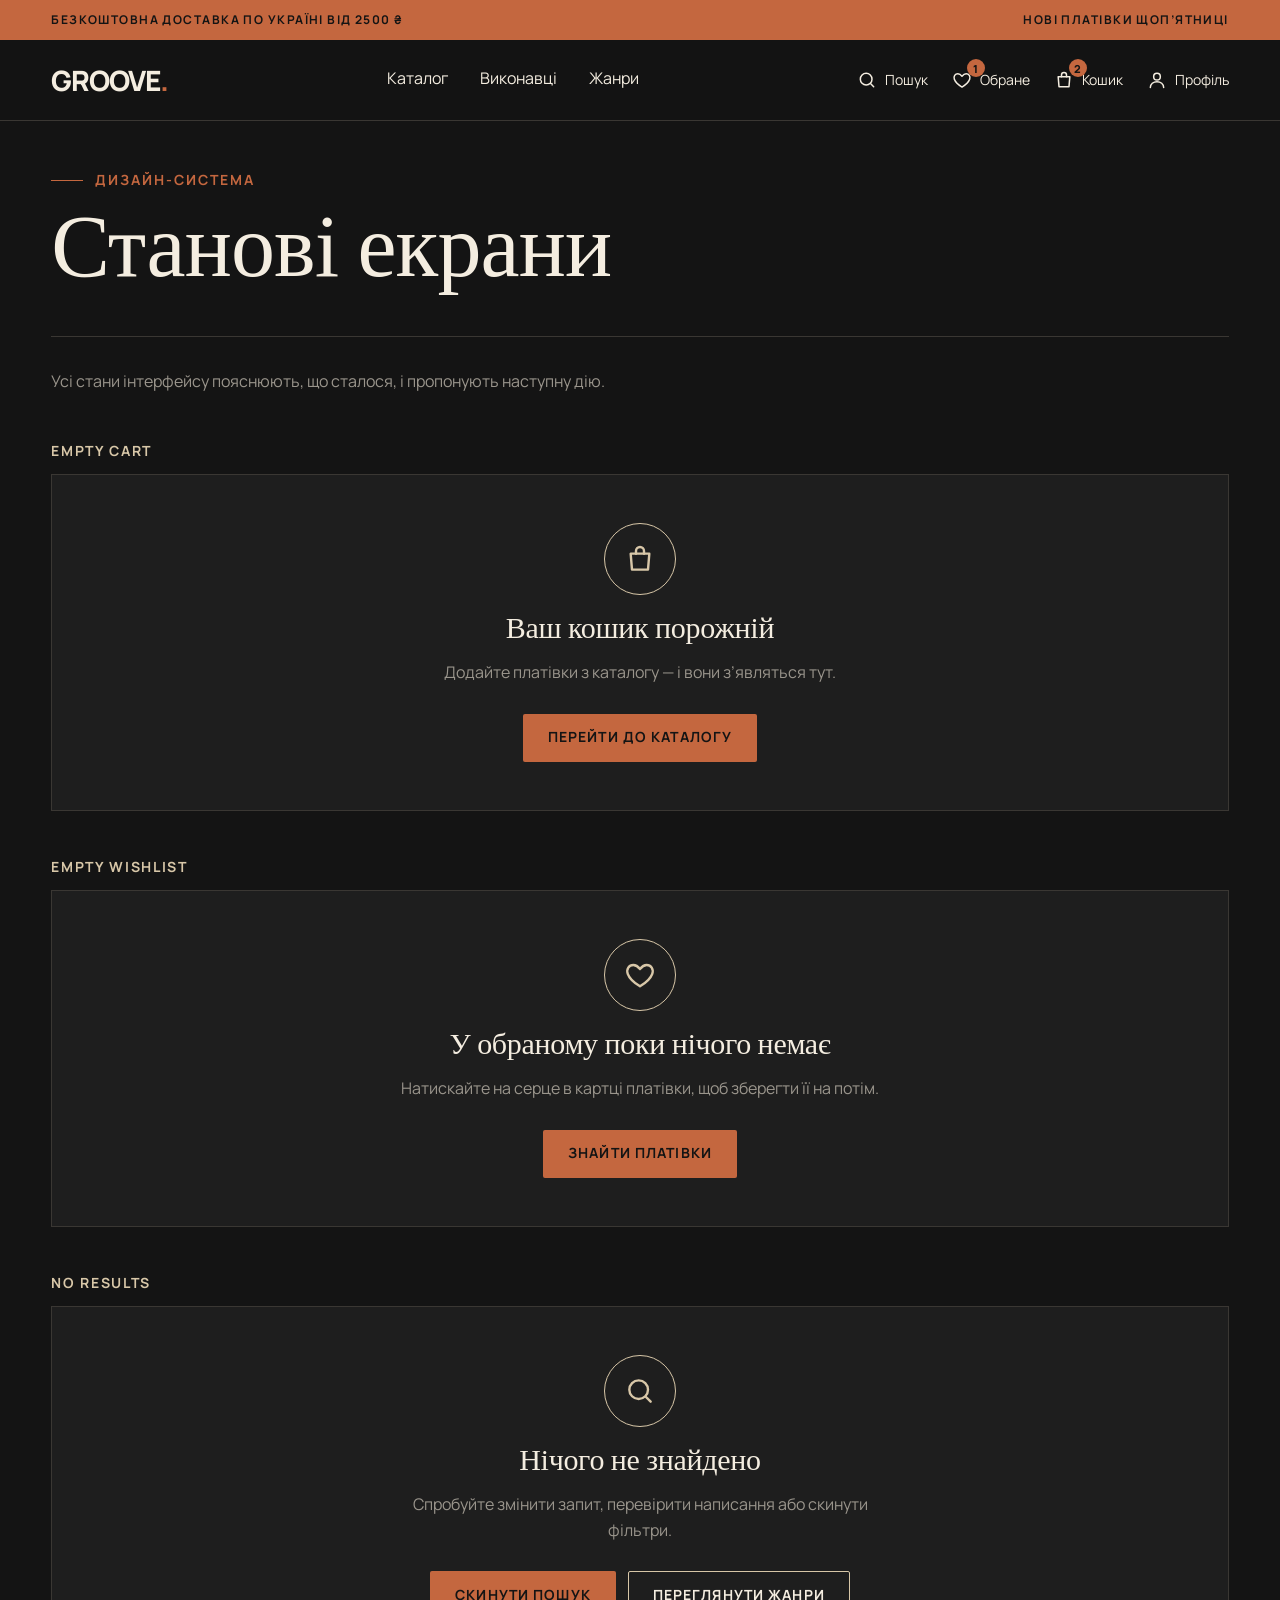
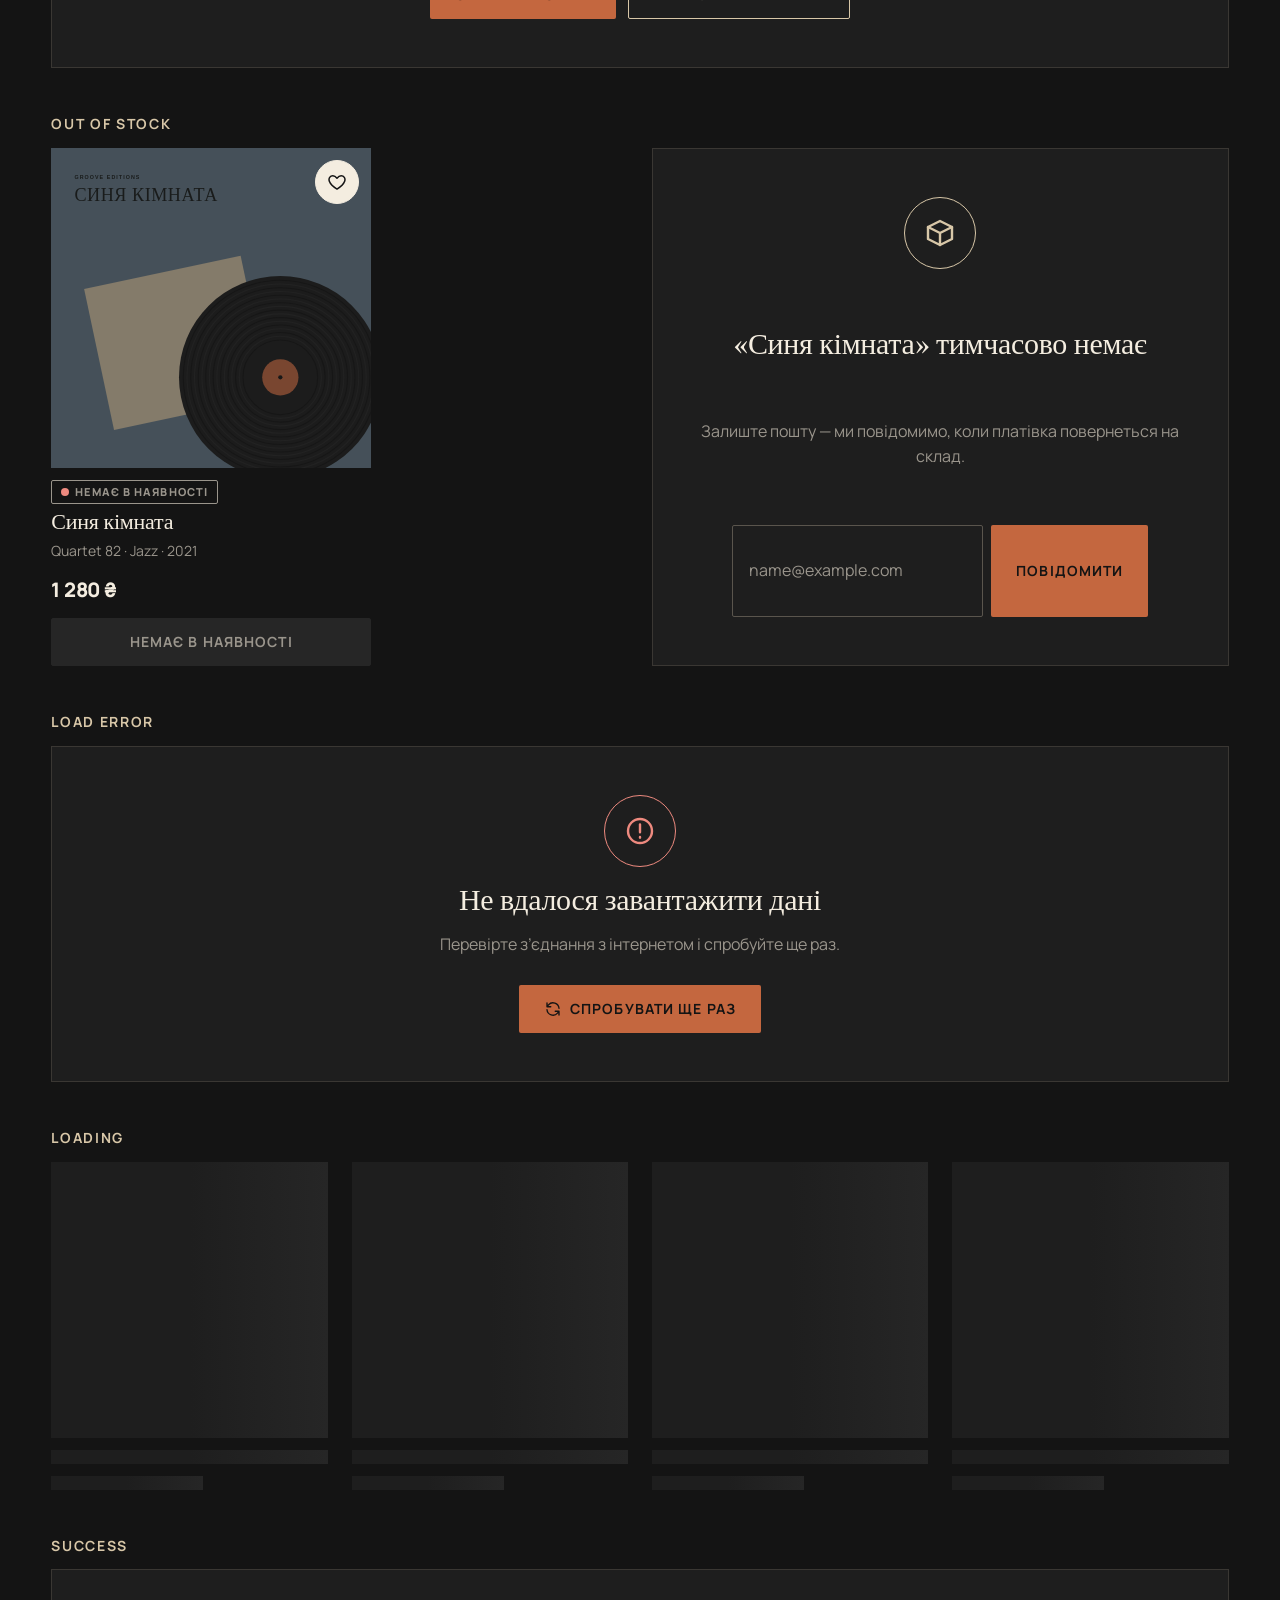
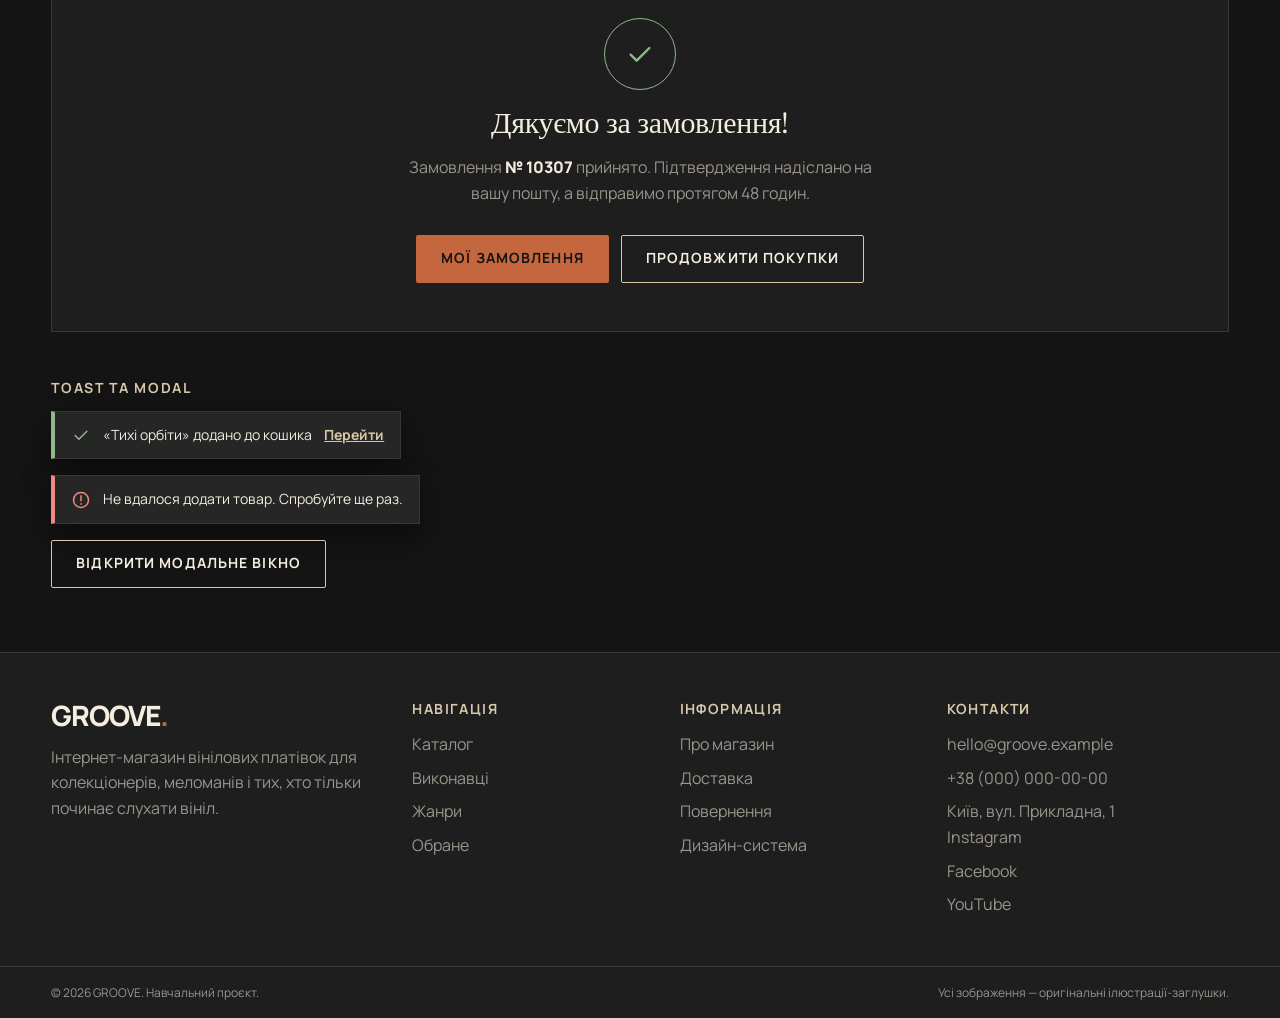
<file: states.html>
<!DOCTYPE html>
<html lang="uk">
<head>
<meta charset="utf-8">
<meta name="viewport" content="width=device-width, initial-scale=1">
<title>Станові екрани — GROOVE</title>
<meta name="description" content="Порожній кошик, порожнє обране, відсутність результатів, помилка, завантаження та успішне замовлення.">
<meta name="theme-color" content="#141414">
<link rel="icon" href="images/favicon.svg" type="image/svg+xml">
<link rel="preconnect" href="https://fonts.googleapis.com">
<link rel="preconnect" href="https://fonts.gstatic.com" crossorigin>
<link rel="stylesheet" href="https://fonts.googleapis.com/css2?family=Manrope:wght@400;500;600;700;800&amp;family=Newsreader:ital,opsz,wght@0,6..72,400;0,6..72,500;1,6..72,400&amp;display=swap">
<link rel="stylesheet" href="css/tokens.css">
<link rel="stylesheet" href="css/base.css">
<link rel="stylesheet" href="css/layout.css">
<link rel="stylesheet" href="css/components.css">
<link rel="stylesheet" href="css/pages.css">
<link rel="stylesheet" href="css/responsive.css">
</head>
<body>
<a class="skip-link" href="#main">Перейти до основного змісту</a>
<div class="promo-bar">
  <div class="container">
    <p>Безкоштовна доставка по Україні від 2500 ₴</p>
    <p>Нові платівки щоп’ятниці</p>
  </div>
</div>
<header class="site-header">
  <div class="container header-inner">
    <a class="logo" href="index.html" aria-label="GROOVE — на головну">GROOVE<span>.</span></a>
    <input type="checkbox" id="nav-toggle" class="nav-toggle" aria-controls="main-nav">
    <label for="nav-toggle" class="burger"><svg class="" viewBox="0 0 24 24" width="24" height="24" fill="none" stroke="currentColor" stroke-width="1.8" stroke-linecap="round" stroke-linejoin="round" aria-hidden="true" focusable="false"><path d="M4 7h16M4 12h16M4 17h16"/></svg><span class="visually-hidden">Меню</span></label>
    <nav class="main-nav" id="main-nav" aria-label="Головна навігація">
      <ul>
        <li><a href="catalog.html">Каталог</a></li>
        <li><a href="artist.html">Виконавці</a></li>
        <li><a href="index.html#genres">Жанри</a></li>
      </ul>
    </nav>
    <ul class="header-actions">
      <li><a href="search.html"><svg class="" viewBox="0 0 24 24" width="24" height="24" fill="none" stroke="currentColor" stroke-width="1.8" stroke-linecap="round" stroke-linejoin="round" aria-hidden="true" focusable="false"><circle cx="11" cy="11" r="7"/><path d="m20 20-3.5-3.5"/></svg><span>Пошук</span></a></li>
      <li><a href="wishlist.html"><svg class="" viewBox="0 0 24 24" width="24" height="24" fill="none" stroke="currentColor" stroke-width="1.8" stroke-linecap="round" stroke-linejoin="round" aria-hidden="true" focusable="false"><path d="M12 20.5s-7.5-4.6-9.2-9.4C1.6 7.700 3.700 4.500 7 4.500c2 0 3.400 1 5 3 1.600-2 3-3 5-3 3.300 0 5.400 3.200 4.200 6.600-1.700 4.800-9.200 9.400-9.200 9.400Z"/></svg><span>Обране</span><span class="count">1<span class="visually-hidden"> товар</span></span></a></li>
      <li><a href="cart.html"><svg class="" viewBox="0 0 24 24" width="24" height="24" fill="none" stroke="currentColor" stroke-width="1.8" stroke-linecap="round" stroke-linejoin="round" aria-hidden="true" focusable="false"><path d="M5 8h14l-1 12H6L5 8Z"/><path d="M9 8V6a3 3 0 0 1 6 0v2"/></svg><span>Кошик</span><span class="count">2<span class="visually-hidden"> товари</span></span></a></li>
      <li><a href="login.html"><svg class="" viewBox="0 0 24 24" width="24" height="24" fill="none" stroke="currentColor" stroke-width="1.8" stroke-linecap="round" stroke-linejoin="round" aria-hidden="true" focusable="false"><circle cx="12" cy="8" r="4"/><path d="M4 21c0-4.200 3.600-7 8-7s8 2.800 8 7"/></svg><span>Профіль</span></a></li>
    </ul>
  </div>
</header>
<main id="main">
<div class="container">
  <header class="page-head"><p class="eyebrow">Дизайн-система</p><h1>Станові екрани</h1></header>
  <p class="text-muted">Усі стани інтерфейсу пояснюють, що сталося, і пропонують наступну дію.</p>
<section class="state-block" id="empty-cart" aria-labelledby="empty-cart-t">
  <h2>empty cart</h2>
  <div class="state"><div class="state__icon"><svg class="" viewBox="0 0 24 24" width="24" height="24" fill="none" stroke="currentColor" stroke-width="1.8" stroke-linecap="round" stroke-linejoin="round" aria-hidden="true" focusable="false"><path d="M5 8h14l-1 12H6L5 8Z"/><path d="M9 8V6a3 3 0 0 1 6 0v2"/></svg></div><h3 id="empty-cart-t">Ваш кошик порожній</h3><p>Додайте платівки з каталогу — і вони з’являться тут.</p><div class="state__actions"><a class="btn btn--primary" href="catalog.html">Перейти до каталогу</a></div></div>
</section>
<section class="state-block" id="empty-wishlist" aria-labelledby="empty-wishlist-t">
  <h2>empty wishlist</h2>
  <div class="state"><div class="state__icon"><svg class="" viewBox="0 0 24 24" width="24" height="24" fill="none" stroke="currentColor" stroke-width="1.8" stroke-linecap="round" stroke-linejoin="round" aria-hidden="true" focusable="false"><path d="M12 20.5s-7.5-4.6-9.2-9.4C1.6 7.700 3.700 4.500 7 4.500c2 0 3.400 1 5 3 1.600-2 3-3 5-3 3.300 0 5.400 3.200 4.200 6.600-1.700 4.800-9.200 9.400-9.200 9.400Z"/></svg></div><h3 id="empty-wishlist-t">У обраному поки нічого немає</h3><p>Натискайте на серце в картці платівки, щоб зберегти її на потім.</p><div class="state__actions"><a class="btn btn--primary" href="catalog.html">Знайти платівки</a></div></div>
</section>
<section class="state-block" id="no-results" aria-labelledby="no-results-t">
  <h2>no results</h2>
  <div class="state"><div class="state__icon"><svg class="" viewBox="0 0 24 24" width="24" height="24" fill="none" stroke="currentColor" stroke-width="1.8" stroke-linecap="round" stroke-linejoin="round" aria-hidden="true" focusable="false"><circle cx="11" cy="11" r="7"/><path d="m20 20-3.5-3.5"/></svg></div><h3 id="no-results-t">Нічого не знайдено</h3><p>Спробуйте змінити запит, перевірити написання або скинути фільтри.</p><div class="state__actions"><a class="btn btn--primary" href="catalog.html">Скинути пошук</a><a class="btn btn--secondary" href="index.html#genres">Переглянути жанри</a></div></div>
</section>
  <section class="state-block" id="out-of-stock" aria-labelledby="oos-t">
    <h2>out of stock</h2>
    <div class="state-pair">
      <div><ul class="grid-products grid-products--1"><li>
<article class="product-card product-card--out">
  <div class="product-card__media">
    <a href="product.html" tabindex="-1" aria-hidden="true"><img src="images/covers/synia-kimnata.svg" alt="Обкладинка альбому «Синя кімната», Quartet 82" width="600" height="600" loading="lazy"></a>
    <button class="icon-btn product-card__fav" type="button" aria-pressed="false" aria-label="Додати «Синя кімната» до обраного"><svg class="" viewBox="0 0 24 24" width="24" height="24" fill="none" stroke="currentColor" stroke-width="1.8" stroke-linecap="round" stroke-linejoin="round" aria-hidden="true" focusable="false"><path d="M12 20.5s-7.5-4.6-9.2-9.4C1.6 7.700 3.700 4.500 7 4.500c2 0 3.400 1 5 3 1.600-2 3-3 5-3 3.300 0 5.400 3.200 4.200 6.600-1.700 4.800-9.200 9.400-9.200 9.400Z"/></svg></button>
    <a class="btn btn--sm product-card__view" href="product.html">Переглянути<span class="visually-hidden"> «Синя кімната»</span></a>
  </div>
  <div class="product-card__badges"><span class="badge badge--out">Немає в наявності</span></div>
  <h3 class="product-card__title"><a href="product.html">Синя кімната</a></h3>
  <p class="product-card__meta">Quartet 82 · Jazz · 2021</p>
  <p class="product-card__price">1 280 ₴</p>
  <div class="product-card__actions">
    <button class="btn btn--primary btn--block" type="button" disabled>Немає в наявності<span class="visually-hidden">: Синя кімната</span></button>
  </div>
</article>
</li></ul></div>
      <div class="state"><div class="state__icon"><svg class="" viewBox="0 0 24 24" width="24" height="24" fill="none" stroke="currentColor" stroke-width="1.8" stroke-linecap="round" stroke-linejoin="round" aria-hidden="true" focusable="false"><path d="M3 7.500 12 3l9 4.500v9L12 21l-9-4.500v-9Z"/><path d="M3 7.500 12 12l9-4.500M12 12v9"/></svg></div><h3 id="oos-t">«Синя кімната» тимчасово немає</h3><p>Залиште пошту — ми повідомимо, коли платівка повернеться на склад.</p>
        <form class="search-form form-inline" action="states.html" method="get"><label class="visually-hidden" for="notify">Електронна пошта для сповіщення</label><input class="input" id="notify" name="email" type="email" placeholder="name@example.com" required><button class="btn btn--primary" type="submit">Повідомити</button></form>
      </div>
    </div>
  </section>
<section class="state-block" id="load-error" aria-labelledby="load-error-t">
  <h2>load error</h2>
  <div class="state"><div class="state__icon state__icon--error"><svg class="" viewBox="0 0 24 24" width="24" height="24" fill="none" stroke="currentColor" stroke-width="1.8" stroke-linecap="round" stroke-linejoin="round" aria-hidden="true" focusable="false"><circle cx="12" cy="12" r="9"/><path d="M12 7v6m0 3.500v.5"/></svg></div><h3 id="load-error-t">Не вдалося завантажити дані</h3><p>Перевірте з’єднання з інтернетом і спробуйте ще раз.</p><div class="state__actions"><button class="btn btn--primary" type="button"><svg class="" viewBox="0 0 24 24" width="24" height="24" fill="none" stroke="currentColor" stroke-width="1.8" stroke-linecap="round" stroke-linejoin="round" aria-hidden="true" focusable="false"><path d="M20 11a8 8 0 0 0-14-4.500L4 9m0-5v5h5M4 13a8 8 0 0 0 14 4.500L20 15m0 5v-5h-5"/></svg> Спробувати ще раз</button></div></div>
</section>
  <section class="state-block" id="loading" aria-labelledby="loading-t">
    <h2 id="loading-t">loading</h2>
    <div role="status"><span class="visually-hidden">Завантаження каталогу…</span><ul class="grid-products" aria-hidden="true"><li><div class="skeleton skeleton--cover"></div><div class="skeleton skeleton--line"></div><div class="skeleton skeleton--line skeleton--short"></div></li><li><div class="skeleton skeleton--cover"></div><div class="skeleton skeleton--line"></div><div class="skeleton skeleton--line skeleton--short"></div></li><li><div class="skeleton skeleton--cover"></div><div class="skeleton skeleton--line"></div><div class="skeleton skeleton--line skeleton--short"></div></li><li><div class="skeleton skeleton--cover"></div><div class="skeleton skeleton--line"></div><div class="skeleton skeleton--line skeleton--short"></div></li></ul></div>
  </section>
<section class="state-block" id="success" aria-labelledby="success-t">
  <h2>success</h2>
  <div class="state"><div class="state__icon state__icon--success"><svg class="" viewBox="0 0 24 24" width="24" height="24" fill="none" stroke="currentColor" stroke-width="1.8" stroke-linecap="round" stroke-linejoin="round" aria-hidden="true" focusable="false"><path d="m5 12.500 4.500 4.500L19 7.500"/></svg></div><h3 id="success-t">Дякуємо за замовлення!</h3><p>Замовлення <span class="order-no">№ 10307</span> прийнято. Підтвердження надіслано на вашу пошту, а відправимо протягом 48 годин.</p><div class="state__actions"><a class="btn btn--primary" href="profile.html#orders">Мої замовлення</a><a class="btn btn--secondary" href="catalog.html">Продовжити покупки</a></div></div>
</section>
  <section class="state-block" id="toasts" aria-labelledby="toasts-t">
    <h2 id="toasts-t">toast та modal</h2>
    <div class="stack">
      <div class="toast toast--success" role="status"><svg class="" viewBox="0 0 24 24" width="24" height="24" fill="none" stroke="currentColor" stroke-width="1.8" stroke-linecap="round" stroke-linejoin="round" aria-hidden="true" focusable="false"><path d="m5 12.500 4.500 4.500L19 7.500"/></svg><p>«Тихі орбіти» додано до кошика</p><a href="cart.html">Перейти</a></div>
      <div class="toast toast--error" role="alert"><svg class="" viewBox="0 0 24 24" width="24" height="24" fill="none" stroke="currentColor" stroke-width="1.8" stroke-linecap="round" stroke-linejoin="round" aria-hidden="true" focusable="false"><circle cx="12" cy="12" r="9"/><path d="M12 7v6m0 3.500v.5"/></svg><p>Не вдалося додати товар. Спробуйте ще раз.</p></div>
      <a class="btn btn--secondary" href="#confirm-modal">Відкрити модальне вікно</a>
    </div>
  </section>
</div>
<div class="modal" id="confirm-modal" role="dialog" aria-modal="true" aria-labelledby="modal-title">
  <div class="modal__box">
    <h2 id="modal-title">Видалити з кошика?</h2>
    <p class="text-muted">Платівку «Після дощу» буде прибрано з вашого замовлення.</p>
    <div class="modal__actions"><a class="btn btn--danger" href="#toasts">Видалити</a><a class="btn btn--secondary" href="#toasts">Скасувати</a></div>
  </div>
</div>
</main>
<footer class="site-footer">
  <div class="container footer-grid">
    <div>
      <p class="logo">GROOVE<span>.</span></p>
      <p class="text-muted">Інтернет-магазин вінілових платівок для колекціонерів, меломанів і тих, хто тільки починає слухати вініл.</p>
    </div>
    <nav aria-label="Навігація у футері">
      <h2>Навігація</h2>
      <ul>
        <li><a href="catalog.html">Каталог</a></li>
        <li><a href="artist.html">Виконавці</a></li>
        <li><a href="index.html#genres">Жанри</a></li>
        <li><a href="wishlist.html">Обране</a></li>
      </ul>
    </nav>
    <nav aria-label="Інформація для покупців">
      <h2>Інформація</h2>
      <ul>
        <li><a href="index.html#about">Про магазин</a></li>
        <li><a href="cart.html">Доставка</a></li>
        <li><a href="profile.html#orders">Повернення</a></li>
        <li><a href="design-system.html">Дизайн-система</a></li>
      </ul>
    </nav>
    <div>
      <h2>Контакти</h2>
      <address>
        <a href="mailto:hello@groove.example">hello@groove.example</a>
        <a href="tel:+380000000000">+38 (000) 000-00-00</a>
        <span>Київ, вул. Прикладна, 1</span>
      </address>
      <ul>
        <li><a href="#">Instagram</a></li>
        <li><a href="#">Facebook</a></li>
        <li><a href="#">YouTube</a></li>
      </ul>
    </div>
  </div>
  <div class="footer-bottom">
    <div class="container">
      <p>© 2026 GROOVE. Навчальний проєкт.</p>
      <p>Усі зображення — оригінальні ілюстрації-заглушки.</p>
    </div>
  </div>
</footer>
   <script src="js/app.js" defer></script>
</body>
</html>
</file>
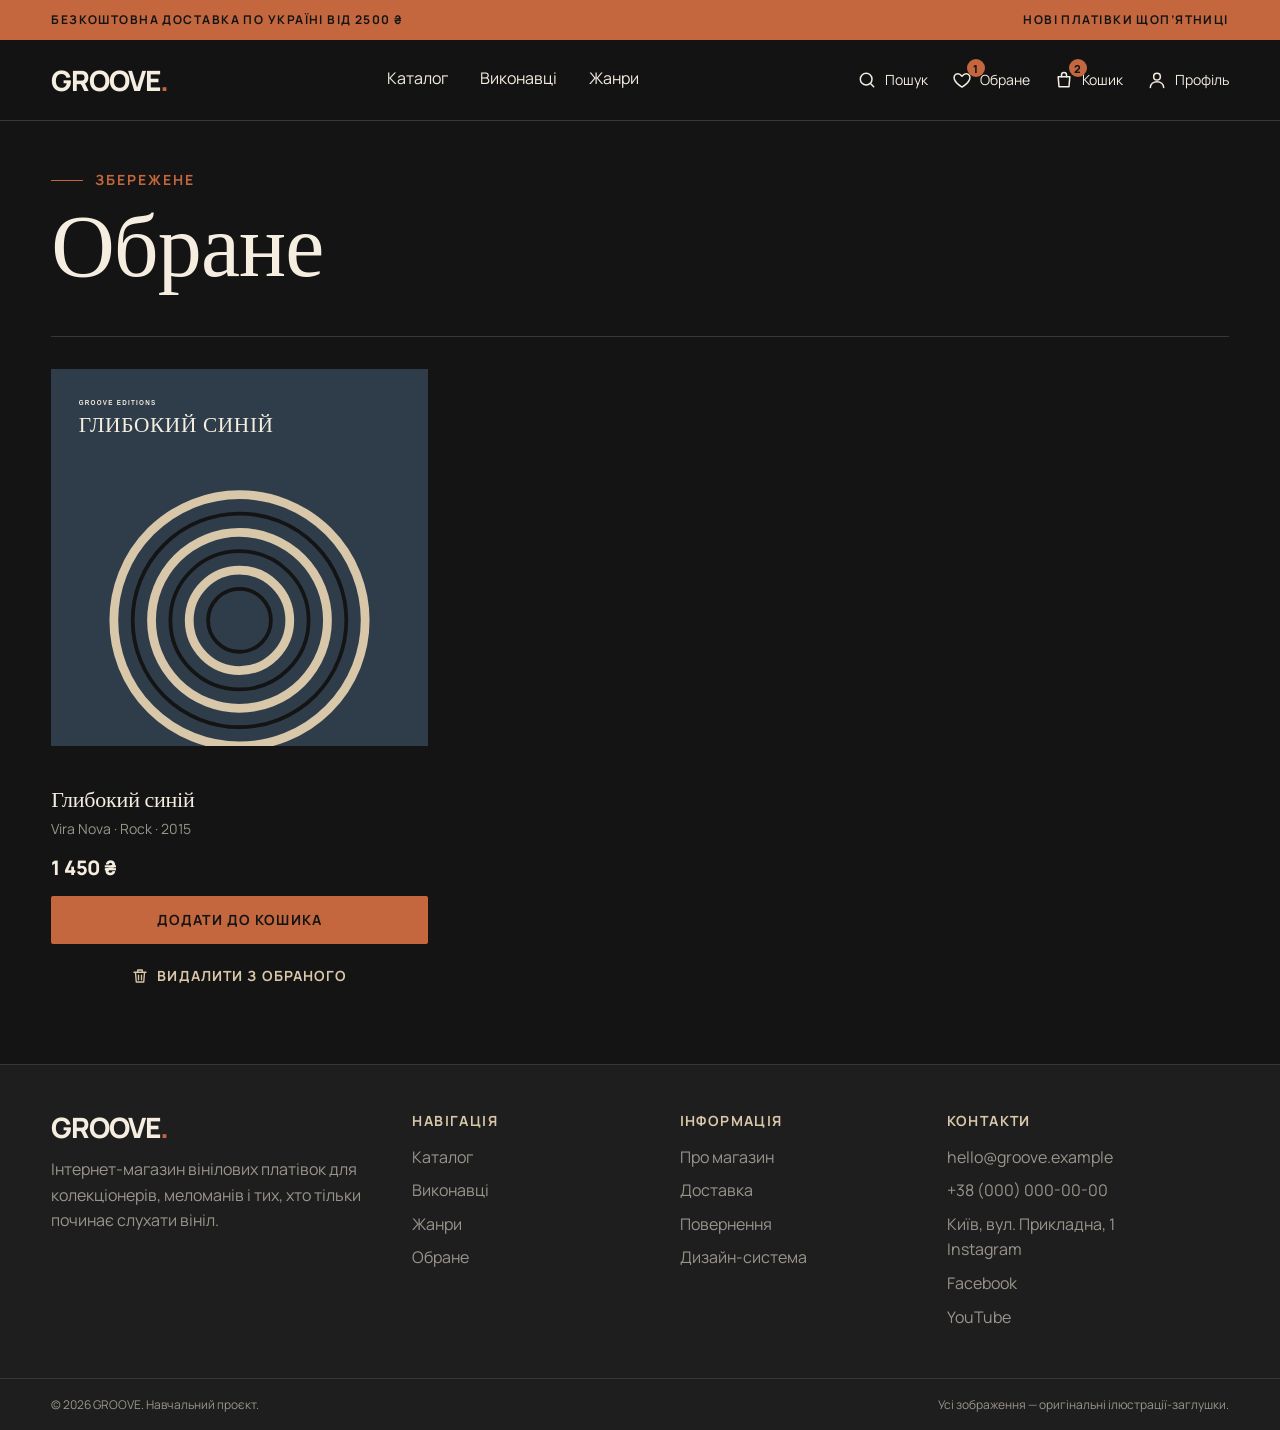
<file: wishlist.html>
<!DOCTYPE html>
<html lang="uk">
<head>
<meta charset="utf-8">
<meta name="viewport" content="width=device-width, initial-scale=1">
<title>Обране — GROOVE</title>
<meta name="description" content="Платівки, які ви зберегли в обраному.">
<meta name="theme-color" content="#141414">
<link rel="icon" href="images/favicon.svg" type="image/svg+xml">
<link rel="preconnect" href="https://fonts.googleapis.com">
<link rel="preconnect" href="https://fonts.gstatic.com" crossorigin>
<link rel="stylesheet" href="https://fonts.googleapis.com/css2?family=Manrope:wght@400;500;600;700;800&amp;family=Newsreader:ital,opsz,wght@0,6..72,400;0,6..72,500;1,6..72,400&amp;display=swap">
<link rel="stylesheet" href="css/tokens.css">
<link rel="stylesheet" href="css/base.css">
<link rel="stylesheet" href="css/layout.css">
<link rel="stylesheet" href="css/components.css">
<link rel="stylesheet" href="css/pages.css">
<link rel="stylesheet" href="css/responsive.css">
</head>
<body>
<a class="skip-link" href="#main">Перейти до основного змісту</a>
<div class="promo-bar">
  <div class="container">
    <p>Безкоштовна доставка по Україні від 2500 ₴</p>
    <p>Нові платівки щоп’ятниці</p>
  </div>
</div>
<header class="site-header">
  <div class="container header-inner">
    <a class="logo" href="index.html" aria-label="GROOVE — на головну">GROOVE<span>.</span></a>
    <input type="checkbox" id="nav-toggle" class="nav-toggle" aria-controls="main-nav">
    <label for="nav-toggle" class="burger"><svg class="" viewBox="0 0 24 24" width="24" height="24" fill="none" stroke="currentColor" stroke-width="1.8" stroke-linecap="round" stroke-linejoin="round" aria-hidden="true" focusable="false"><path d="M4 7h16M4 12h16M4 17h16"/></svg><span class="visually-hidden">Меню</span></label>
    <nav class="main-nav" id="main-nav" aria-label="Головна навігація">
      <ul>
        <li><a href="catalog.html">Каталог</a></li>
        <li><a href="artist.html">Виконавці</a></li>
        <li><a href="index.html#genres">Жанри</a></li>
      </ul>
    </nav>
    <ul class="header-actions">
      <li><a href="search.html"><svg class="" viewBox="0 0 24 24" width="24" height="24" fill="none" stroke="currentColor" stroke-width="1.8" stroke-linecap="round" stroke-linejoin="round" aria-hidden="true" focusable="false"><circle cx="11" cy="11" r="7"/><path d="m20 20-3.5-3.5"/></svg><span>Пошук</span></a></li>
      <li><a href="wishlist.html" aria-current="page"><svg class="" viewBox="0 0 24 24" width="24" height="24" fill="none" stroke="currentColor" stroke-width="1.8" stroke-linecap="round" stroke-linejoin="round" aria-hidden="true" focusable="false"><path d="M12 20.5s-7.5-4.6-9.2-9.4C1.6 7.700 3.700 4.500 7 4.500c2 0 3.400 1 5 3 1.600-2 3-3 5-3 3.300 0 5.400 3.200 4.200 6.600-1.700 4.800-9.200 9.400-9.200 9.400Z"/></svg><span>Обране</span><span class="count">1<span class="visually-hidden"> товар</span></span></a></li>
      <li><a href="cart.html"><svg class="" viewBox="0 0 24 24" width="24" height="24" fill="none" stroke="currentColor" stroke-width="1.8" stroke-linecap="round" stroke-linejoin="round" aria-hidden="true" focusable="false"><path d="M5 8h14l-1 12H6L5 8Z"/><path d="M9 8V6a3 3 0 0 1 6 0v2"/></svg><span>Кошик</span><span class="count">2<span class="visually-hidden"> товари</span></span></a></li>
      <li><a href="login.html"><svg class="" viewBox="0 0 24 24" width="24" height="24" fill="none" stroke="currentColor" stroke-width="1.8" stroke-linecap="round" stroke-linejoin="round" aria-hidden="true" focusable="false"><circle cx="12" cy="8" r="4"/><path d="M4 21c0-4.200 3.600-7 8-7s8 2.800 8 7"/></svg><span>Профіль</span></a></li>
    </ul>
  </div>
</header>
<main id="main">
<div class="container">
  <header class="page-head"><p class="eyebrow">Збережене</p><h1>Обране</h1></header>
  <h2 class="visually-hidden">Збережені платівки</h2>
  <ul class="grid-products grid-products--3">
<li>
<article class="product-card">
  <div class="product-card__media">
    <a href="product.html" tabindex="-1" aria-hidden="true"><img src="images/covers/hlyboky-synii.svg" alt="Обкладинка альбому «Глибокий синій», Vira Nova" width="600" height="600" loading="lazy"></a>
    
    <a class="btn btn--sm product-card__view" href="product.html">Переглянути<span class="visually-hidden"> «Глибокий синій»</span></a>
  </div>
  <div class="product-card__badges"></div>
  <h3 class="product-card__title"><a href="product.html">Глибокий синій</a></h3>
  <p class="product-card__meta">Vira Nova · Rock · 2015</p>
  <p class="product-card__price">1 450 ₴</p>
  <div class="product-card__actions">
    <button class="btn btn--primary btn--block" type="button">Додати до кошика</button>
      <button class="btn btn--ghost btn--block" type="button"><svg class="" viewBox="0 0 24 24" width="24" height="24" fill="none" stroke="currentColor" stroke-width="1.8" stroke-linecap="round" stroke-linejoin="round" aria-hidden="true" focusable="false"><path d="M4 7h16M10 11v6m4-6v6M6 7l1 13h10l1-13M9 7V4h6v3"/></svg> Видалити з обраного<span class="visually-hidden">: Глибокий синій</span></button>
  </div>
</article>
</li>
<li>
<article class="product-card product-card--out">
  <div class="product-card__media">
    <a href="product.html" tabindex="-1" aria-hidden="true"><img src="images/covers/synia-kimnata.svg" alt="Обкладинка альбому «Синя кімната», Quartet 82" width="600" height="600" loading="lazy"></a>
    
    <a class="btn btn--sm product-card__view" href="product.html">Переглянути<span class="visually-hidden"> «Синя кімната»</span></a>
  </div>
  <div class="product-card__badges"><span class="badge badge--out">Немає в наявності</span></div>
  <h3 class="product-card__title"><a href="product.html">Синя кімната</a></h3>
  <p class="product-card__meta">Quartet 82 · Jazz · 2021</p>
  <p class="product-card__price">1 280 ₴</p>
  <div class="product-card__actions">
    <button class="btn btn--primary btn--block" type="button" disabled>Немає в наявності</button>
      <button class="btn btn--ghost btn--block" type="button"><svg class="" viewBox="0 0 24 24" width="24" height="24" fill="none" stroke="currentColor" stroke-width="1.8" stroke-linecap="round" stroke-linejoin="round" aria-hidden="true" focusable="false"><path d="M4 7h16M10 11v6m4-6v6M6 7l1 13h10l1-13M9 7V4h6v3"/></svg> Видалити з обраного<span class="visually-hidden">: Синя кімната</span></button>
  </div>
</article>
</li>
<li>
<article class="product-card">
  <div class="product-card__media">
    <a href="product.html" tabindex="-1" aria-hidden="true"><img src="images/covers/pivdennyi-viter.svg" alt="Обкладинка альбому «Південний вітер», Misto Tapes" width="600" height="600" loading="lazy"></a>
    
    <a class="btn btn--sm product-card__view" href="product.html">Переглянути<span class="visually-hidden"> «Південний вітер»</span></a>
  </div>
  <div class="product-card__badges"><span class="badge badge--new">Новинка</span></div>
  <h3 class="product-card__title"><a href="product.html">Південний вітер</a></h3>
  <p class="product-card__meta">Misto Tapes · Soul · 2018</p>
  <p class="product-card__price">1 100 ₴</p>
  <div class="product-card__actions">
    <button class="btn btn--primary btn--block" type="button">Додати до кошика</button>
      <button class="btn btn--ghost btn--block" type="button"><svg class="" viewBox="0 0 24 24" width="24" height="24" fill="none" stroke="currentColor" stroke-width="1.8" stroke-linecap="round" stroke-linejoin="round" aria-hidden="true" focusable="false"><path d="M4 7h16M10 11v6m4-6v6M6 7l1 13h10l1-13M9 7V4h6v3"/></svg> Видалити з обраного<span class="visually-hidden">: Південний вітер</span></button>
  </div>
</article>
</li>
</ul>
</div>
</main>
<footer class="site-footer">
  <div class="container footer-grid">
    <div>
      <p class="logo">GROOVE<span>.</span></p>
      <p class="text-muted">Інтернет-магазин вінілових платівок для колекціонерів, меломанів і тих, хто тільки починає слухати вініл.</p>
    </div>
    <nav aria-label="Навігація у футері">
      <h2>Навігація</h2>
      <ul>
        <li><a href="catalog.html">Каталог</a></li>
        <li><a href="artist.html">Виконавці</a></li>
        <li><a href="index.html#genres">Жанри</a></li>
        <li><a href="wishlist.html">Обране</a></li>
      </ul>
    </nav>
    <nav aria-label="Інформація для покупців">
      <h2>Інформація</h2>
      <ul>
        <li><a href="index.html#about">Про магазин</a></li>
        <li><a href="cart.html">Доставка</a></li>
        <li><a href="profile.html#orders">Повернення</a></li>
        <li><a href="design-system.html">Дизайн-система</a></li>
      </ul>
    </nav>
    <div>
      <h2>Контакти</h2>
      <address>
        <a href="mailto:hello@groove.example">hello@groove.example</a>
        <a href="tel:+380000000000">+38 (000) 000-00-00</a>
        <span>Київ, вул. Прикладна, 1</span>
      </address>
      <ul>
        <li><a href="#">Instagram</a></li>
        <li><a href="#">Facebook</a></li>
        <li><a href="#">YouTube</a></li>
      </ul>
    </div>
  </div>
  <div class="footer-bottom">
    <div class="container">
      <p>© 2026 GROOVE. Навчальний проєкт.</p>
      <p>Усі зображення — оригінальні ілюстрації-заглушки.</p>
    </div>
  </div>
</footer>
   <script src="js/app.js" defer></script>
</body>
</html>
</file>
<file: css/tokens.css>
/* =========================================================
   GROOVE — дизайн-токени (кольори, типографіка, відступи)
   Відповідають стилям із прототипу Figma (ЛР № 2)
   ========================================================= */
:root {
  /* Кольори */
  --color-bg: #141414;            /* Background / Graphite */
  --color-surface: #1e1e1e;       /* Surface: картки, панелі */
  --color-surface-raised: #262626;
  --color-border: #3a3733;
  --color-text: #f4ede0;          /* Text / Cream */
  --color-text-muted: #9a958c;    /* Text / Secondary (Gray) */
  --color-beige: #d8c7a8;         /* Neutral / Beige */
  --color-accent: #c4673f;        /* Accent / Terracotta */
  --color-accent-hover: #d4784f;
  --color-accent-active: #e8a07c;
  --color-on-accent: #141414;     /* темний текст на акценті: 4.70:1 */
  --color-success: #8fb98a;
  --color-error: #ee8a7f;

  /* Типографіка */
  --font-heading: "Newsreader", Georgia, "Times New Roman", serif;
  --font-body: "Manrope", system-ui, -apple-system, "Segoe UI", Roboto, Arial, sans-serif;
  --fs-display: clamp(2.75rem, 7vw, 5.5rem);
  --fs-h1: clamp(2.25rem, 5vw, 3.75rem);
  --fs-h2: clamp(1.75rem, 3.4vw, 2.5rem);
  --fs-h3: 1.375rem;
  --fs-body: 1rem;
  --fs-small: 0.875rem;
  --fs-caption: 0.75rem;

  /* Відступи (шкала 4–64 px) */
  --space-1: 0.25rem;
  --space-2: 0.5rem;
  --space-3: 0.75rem;
  --space-4: 1rem;
  --space-6: 1.5rem;
  --space-8: 2rem;
  --space-12: 3rem;
  --space-16: 4rem;

  /* Радіуси та тіні */
  --radius-sm: 2px;
  --radius-md: 4px;
  --radius-full: 999px;
  --shadow-raised: 0 12px 32px rgba(0, 0, 0, 0.45);

  /* Сітка */
  --container: 1280px;
  --gutter: clamp(1rem, 4vw, 4rem);
  --header-h: 5rem;
}
</file>
<file: css/base.css>
/* Базові стилі: скидання, типографіка, доступність */
*, *::before, *::after { box-sizing: border-box; }
html { -webkit-text-size-adjust: 100%; scroll-behavior: smooth; }
body {
  margin: 0;
  min-height: 100vh;
  background: var(--color-bg);
  color: var(--color-text);
  font-family: var(--font-body);
  font-size: var(--fs-body);
  line-height: 1.6;
  -webkit-font-smoothing: antialiased;
}
img, svg { display: block; max-width: 100%; }
img { height: auto; }
a { color: inherit; text-decoration: none; }
p { margin: 0 0 var(--space-4); }
ul, ol { margin: 0; padding: 0; }
button, input, select, textarea { font: inherit; color: inherit; }
button { cursor: pointer; }

h1, h2, h3, h4 {
  margin: 0 0 var(--space-4);
  font-family: var(--font-heading);
  font-weight: 400;
  line-height: 1.1;
  letter-spacing: -0.01em;
}
h1 { font-size: var(--fs-h1); }
h2 { font-size: var(--fs-h2); }
h3 { font-size: var(--fs-h3); }
h4 { font-size: 1.125rem; }
em { font-style: italic; }

.text-muted { color: var(--color-text-muted); }
.text-small { font-size: var(--fs-small); }

/* Доступність */
:focus-visible { outline: 2px solid var(--color-beige); outline-offset: 3px; }
.visually-hidden {
  position: absolute !important;
  width: 1px; height: 1px;
  margin: -1px; padding: 0; border: 0;
  overflow: hidden; clip: rect(0 0 0 0); white-space: nowrap;
}
.skip-link {
  position: absolute; left: var(--space-4); top: -4rem; z-index: 200;
  padding: var(--space-3) var(--space-4);
  background: var(--color-beige); color: var(--color-on-accent); font-weight: 700;
}
.skip-link:focus { top: var(--space-4); }
::selection { background: var(--color-accent); color: var(--color-on-accent); }

@media (prefers-reduced-motion: reduce) {
  *, *::before, *::after { animation: none !important; transition: none !important; scroll-behavior: auto !important; }
}

/* Утиліти відступів */
.mt-4 { margin-top: var(--space-4); }
.mt-6 { margin-top: var(--space-6); }
.mt-8 { margin-top: var(--space-8); }
.mt-12 { margin-top: var(--space-12); }
</file>
<file: css/layout.css>
/* Макет: контейнер, header, footer, сітки, секції */
.container { width: min(100% - 2 * var(--gutter), var(--container)); margin-inline: auto; }

/* Промо-смуга */
.promo-bar { background: var(--color-accent); color: var(--color-on-accent); font-size: var(--fs-caption); font-weight: 700; letter-spacing: 0.12em; text-transform: uppercase; }
.promo-bar .container { display: flex; justify-content: space-between; gap: var(--space-4); padding-block: 0.65rem; }
.promo-bar p { margin: 0; }

/* Header */
.site-header { position: sticky; top: 0; z-index: 50; background: rgba(20, 20, 20, 0.97); border-bottom: 1px solid var(--color-border); }
.header-inner { display: grid; grid-template-columns: auto 1fr auto; align-items: center; gap: var(--space-6); min-height: var(--header-h); position: relative; }
.logo { font-weight: 800; font-size: 1.75rem; letter-spacing: -0.04em; line-height: 1; }
.logo span { color: var(--color-accent); }
.main-nav ul { display: flex; justify-content: center; gap: var(--space-8); list-style: none; }
.main-nav a { display: inline-block; padding: var(--space-2) 0; border-bottom: 2px solid transparent; }
.main-nav a:hover, .main-nav a[aria-current="page"] { border-bottom-color: var(--color-accent); }
.header-actions { display: flex; align-items: center; gap: var(--space-6); list-style: none; }
.header-actions a { position: relative; display: inline-flex; align-items: center; gap: var(--space-2); padding: var(--space-2) 0; font-size: var(--fs-small); }
.header-actions a:hover { color: var(--color-beige); }
.header-actions svg { width: 1.25rem; height: 1.25rem; flex: none; }
.count { position: absolute; top: -0.1rem; left: 0.95rem; display: grid; place-items: center; min-width: 1.125rem; height: 1.125rem; padding: 0 4px; border-radius: var(--radius-full); background: var(--color-accent); color: var(--color-on-accent); font-size: 0.6875rem; font-weight: 800; line-height: 1; }
.nav-toggle { position: absolute; opacity: 0; width: 1px; height: 1px; }
.burger { display: none; align-items: center; justify-content: center; gap: var(--space-2); width: 2.75rem; height: 2.75rem; border: 1px solid var(--color-border); cursor: pointer; }
.burger svg { width: 1.375rem; height: 1.375rem; }
.nav-toggle:focus-visible + .burger { outline: 2px solid var(--color-beige); outline-offset: 3px; }

/* Footer */
.site-footer { margin-top: var(--space-16); border-top: 1px solid var(--color-border); background: var(--color-surface); }
.footer-grid { display: grid; grid-template-columns: 1.4fr 1fr 1fr 1.2fr; gap: var(--space-8); padding-block: var(--space-12); }
.footer-grid h2 { font-family: var(--font-body); font-size: var(--fs-small); font-weight: 700; letter-spacing: 0.1em; text-transform: uppercase; color: var(--color-beige); }
.footer-grid ul { list-style: none; display: grid; gap: var(--space-2); }
.footer-grid a { color: var(--color-text-muted); }
.footer-grid a:hover { color: var(--color-text); text-decoration: underline; }
.footer-grid address { font-style: normal; color: var(--color-text-muted); display: grid; gap: var(--space-2); }
.footer-bottom { border-top: 1px solid var(--color-border); padding-block: var(--space-4); font-size: var(--fs-caption); color: var(--color-text-muted); }
.footer-bottom .container { display: flex; justify-content: space-between; gap: var(--space-4); flex-wrap: wrap; }
.footer-bottom p { margin: 0; }

/* Секції та сітки */
.section { padding-block: clamp(3rem, 7vw, 5.5rem) 0; }
.section-head { display: flex; align-items: end; justify-content: space-between; gap: var(--space-4); margin-bottom: var(--space-8); }
.section-head h2 { margin: 0; }
.link-arrow { display: inline-flex; align-items: center; gap: var(--space-2); font-weight: 600; color: var(--color-beige); border-bottom: 1px solid currentColor; padding-bottom: 2px; }
.link-arrow:hover { color: var(--color-text); }
.link-arrow svg { width: 1rem; height: 1rem; }
.eyebrow { display: flex; align-items: center; gap: var(--space-3); margin: 0 0 var(--space-4); color: var(--color-accent); font-size: var(--fs-small); font-weight: 700; letter-spacing: 0.14em; text-transform: uppercase; }
.eyebrow::before { content: ""; width: 2rem; height: 1px; background: currentColor; }
.page-head { padding-block: var(--space-12) var(--space-8); border-bottom: 1px solid var(--color-border); margin-bottom: var(--space-8); }
.page-head h1 { margin: 0; font-size: var(--fs-display); }

.grid-products { --cols: 4; display: grid; grid-template-columns: repeat(var(--cols), minmax(0, 1fr)); gap: var(--space-8) var(--space-6); list-style: none; }
.grid-products--3 { --cols: 3; }
.grid-genres { display: grid; grid-template-columns: repeat(4, minmax(0, 1fr)); gap: var(--space-4); list-style: none; }
.grid-artists { display: grid; grid-template-columns: repeat(4, minmax(0, 1fr)); gap: var(--space-6); list-style: none; }
</file>
<file: css/components.css>
/* Компоненти дизайн-системи: кнопки, картки, форми, бейджі тощо.
   Стани: default / hover / active / disabled / loading / error.
   Класи .is-hover, .is-active використовуються лише на сторінці design-system.html */

/* ---------- Кнопки ---------- */
.btn { display: inline-flex; align-items: center; justify-content: center; gap: var(--space-2); min-height: 3rem; padding: 0.75rem 1.5rem; border: 1px solid transparent; border-radius: var(--radius-sm); font-size: var(--fs-small); font-weight: 700; letter-spacing: 0.08em; text-transform: uppercase; text-align: center; line-height: 1.2; transition: background-color 0.15s, border-color 0.15s, color 0.15s; }
.btn svg { width: 1.125rem; height: 1.125rem; flex: none; }
.btn--primary { background: var(--color-accent); color: var(--color-on-accent); }
.btn--primary:hover, .btn--primary.is-hover { background: var(--color-accent-hover); }
.btn--primary:active, .btn--primary.is-active { background: var(--color-accent-active); }
.btn--secondary { background: transparent; color: var(--color-text); border-color: var(--color-beige); }
.btn--secondary:hover, .btn--secondary.is-hover { background: var(--color-beige); color: var(--color-on-accent); }
.btn--secondary:active, .btn--secondary.is-active { background: var(--color-accent-active); border-color: var(--color-accent-active); color: var(--color-on-accent); }
.btn--ghost { background: transparent; color: var(--color-beige); padding-inline: var(--space-3); }
.btn--ghost:hover, .btn--ghost.is-hover { color: var(--color-text); background: var(--color-surface-raised); }
.btn--ghost:active, .btn--ghost.is-active { background: var(--color-border); }
.btn--danger { background: transparent; color: var(--color-error); border-color: var(--color-error); }
.btn--danger:hover, .btn--danger.is-hover { background: var(--color-error); color: var(--color-on-accent); }
.btn--sm { min-height: 2.5rem; padding: 0.5rem 1rem; font-size: var(--fs-caption); }
.btn--block { width: 100%; }
.btn[disabled], .btn[aria-disabled="true"] { background: var(--color-surface-raised); border-color: var(--color-surface-raised); color: var(--color-text-muted); cursor: not-allowed; }
.btn.is-loading { position: relative; color: transparent; pointer-events: none; }
.btn.is-loading::after { content: ""; position: absolute; width: 1.25rem; height: 1.25rem; border: 2px solid var(--color-on-accent); border-right-color: transparent; border-radius: 50%; animation: spin 0.8s linear infinite; }
.btn--secondary.is-loading::after { border-color: var(--color-beige); border-right-color: transparent; }
@keyframes spin { to { transform: rotate(360deg); } }

.icon-btn { display: inline-grid; place-items: center; width: 2.75rem; height: 2.75rem; border: 1px solid var(--color-border); border-radius: var(--radius-full); background: transparent; color: var(--color-text); transition: background-color 0.15s, color 0.15s, border-color 0.15s; }
.icon-btn svg { width: 1.25rem; height: 1.25rem; }
.icon-btn:hover, .icon-btn.is-hover { background: var(--color-surface-raised); border-color: var(--color-beige); }
.icon-btn:active, .icon-btn.is-active { background: var(--color-beige); color: var(--color-on-accent); }
.icon-btn[disabled] { color: var(--color-text-muted); border-color: var(--color-surface-raised); cursor: not-allowed; background: transparent; }
.icon-btn[aria-pressed="true"] { background: var(--color-accent); border-color: var(--color-accent); color: var(--color-on-accent); }
.icon-btn[aria-pressed="true"] svg { fill: currentColor; }

/* ---------- Бейджі ---------- */
.badge { display: inline-flex; align-items: center; gap: 0.4rem; padding: 0.2rem 0.55rem; border: 1px solid var(--color-beige); border-radius: var(--radius-sm); color: var(--color-beige); font-size: 0.6875rem; font-weight: 800; letter-spacing: 0.1em; text-transform: uppercase; line-height: 1.4; }
.badge--new { background: var(--color-accent); border-color: var(--color-accent); color: var(--color-on-accent); }
.badge--stock::before { content: ""; width: 0.5rem; height: 0.5rem; border-radius: 50%; background: var(--color-success); }
.badge--out { border-color: var(--color-text-muted); color: var(--color-text-muted); }
.badge--out::before { content: ""; width: 0.5rem; height: 0.5rem; border-radius: 50%; background: var(--color-error); }

/* ---------- Рейтинг ---------- */
.rating { display: inline-flex; align-items: center; gap: var(--space-2); font-size: var(--fs-small); }
.rating__stars { --pct: calc(var(--rating, 5) / 5 * 100%); background: linear-gradient(90deg, var(--color-accent) var(--pct), #55514b var(--pct)); -webkit-background-clip: text; background-clip: text; color: transparent; font-size: 1.125rem; letter-spacing: 0.1em; line-height: 1; }
.rating__stars::before { content: "★★★★★"; }

/* ---------- Картка товару ---------- */
.product-card { display: flex; flex-direction: column; height: 100%; }
.product-card__media { position: relative; overflow: hidden; background: var(--color-surface); }
.product-card__media img { width: 100%; aspect-ratio: 1 / 1; object-fit: cover; transition: transform 0.4s ease; }
.product-card:hover .product-card__media img { transform: scale(1.03); }
.product-card__fav { position: absolute; top: var(--space-3); right: var(--space-3); background: var(--color-text); border-color: var(--color-text); color: var(--color-bg); }
.product-card__fav:hover { background: var(--color-beige); }
.product-card__view { position: absolute; left: var(--space-3); right: var(--space-3); bottom: var(--space-3); opacity: 0; transform: translateY(8px); transition: opacity 0.2s, transform 0.2s; background: rgba(20, 20, 20, 0.92); }
.product-card:hover .product-card__view, .product-card:focus-within .product-card__view { opacity: 1; transform: none; }
.product-card__badges { display: flex; gap: var(--space-2); min-height: 1.5rem; margin-top: var(--space-3); align-items: center; }
.product-card__title { margin: var(--space-2) 0 var(--space-1); font-size: 1.375rem; }
.product-card__title a:hover { color: var(--color-beige); }
.product-card__meta { margin: 0 0 var(--space-3); color: var(--color-text-muted); font-size: var(--fs-small); }
.product-card__price { margin: auto 0 var(--space-3); font-size: 1.25rem; font-weight: 800; letter-spacing: -0.01em; }
.product-card__actions { display: grid; gap: var(--space-2); }
.product-card--out .product-card__media img { opacity: 0.55; }

/* ---------- Картка виконавця / жанру ---------- */
.artist-card a { display: block; }
.artist-card__photo { overflow: hidden; background: var(--color-surface); }
.artist-card__photo img { width: 100%; aspect-ratio: 4 / 5; object-fit: cover; transition: transform 0.4s ease; }
.artist-card a:hover img { transform: scale(1.03); }
.artist-card h3 { margin: var(--space-3) 0 var(--space-1); }
.artist-card p { margin: 0; color: var(--color-text-muted); font-size: var(--fs-small); }

.genre-card a { display: flex; flex-direction: column; justify-content: space-between; aspect-ratio: 4 / 3; padding: var(--space-6); color: var(--color-on-accent); transition: transform 0.2s; }
.genre-card a:hover { transform: translateY(-4px); }
.genre-card h3 { margin: 0; font-size: 2rem; }
.genre-card p { margin: 0; font-size: var(--fs-small); font-weight: 700; }
.genre--1 a { background: var(--color-accent); }
.genre--2 a { background: #8fa3b0; }
.genre--3 a { background: #aba48b; }
.genre--4 a { background: #b08a9a; }
.genre--5 a { background: #7fa08c; }
.genre--6 a { background: var(--color-beige); }
.genre--7 a { background: #8e9470; }
.genre--8 a { background: #b8914a; }

/* ---------- Форми ---------- */
.field { display: grid; gap: var(--space-2); margin-bottom: var(--space-4); }
.field label, .field legend, .label { font-size: var(--fs-small); font-weight: 600; color: var(--color-beige); }
.input, .select, .textarea { width: 100%; min-height: 3rem; padding: 0.7rem 1rem; background: var(--color-surface); border: 1px solid #5a554d; border-radius: var(--radius-sm); color: var(--color-text); transition: border-color 0.15s, background-color 0.15s; }
.textarea { min-height: 7rem; resize: vertical; }
.input::placeholder { color: var(--color-text-muted); opacity: 1; }
.input:hover, .select:hover, .input.is-hover { border-color: var(--color-beige); }
.input:focus, .select:focus, .input.is-focus { outline: 2px solid var(--color-beige); outline-offset: 1px; border-color: var(--color-beige); background: var(--color-surface-raised); }
.input[aria-invalid="true"], .input.is-error { border-color: var(--color-error); }
.input[disabled], .select[disabled] { background: var(--color-bg); color: var(--color-text-muted); border-style: dashed; cursor: not-allowed; }
.select { appearance: none; padding-right: 2.5rem; background-image: linear-gradient(45deg, transparent 50%, var(--color-beige) 50%), linear-gradient(135deg, var(--color-beige) 50%, transparent 50%); background-position: calc(100% - 1.25rem) 50%, calc(100% - 0.9rem) 50%; background-size: 0.35rem 0.35rem; background-repeat: no-repeat; }
.select option { background: var(--color-surface); color: var(--color-text); }
.help { margin: 0; font-size: var(--fs-caption); color: var(--color-text-muted); }
.error-msg { display: flex; align-items: center; gap: var(--space-2); margin: 0; font-size: var(--fs-small); color: var(--color-error); }
.error-msg svg { width: 1rem; height: 1rem; flex: none; }
fieldset { margin: 0; padding: 0; border: 0; min-width: 0; }
legend { padding: 0; }

.check, .radio { display: flex; align-items: center; gap: var(--space-3); min-height: 2.25rem; font-size: var(--fs-small); cursor: pointer; }
.check input, .radio input { appearance: none; flex: none; width: 1.25rem; height: 1.25rem; margin: 0; border: 2px solid #8a857c; background: transparent; cursor: pointer; display: inline-grid; place-content: center; }
.check input { border-radius: var(--radius-sm); }
.radio input { border-radius: 50%; }
.check input::after { content: ""; width: 0.6rem; height: 0.35rem; border: solid var(--color-on-accent); border-width: 0 0 2px 2px; transform: rotate(-45deg) translate(1px, -1px); opacity: 0; }
.radio input::after { content: ""; width: 0.55rem; height: 0.55rem; border-radius: 50%; background: var(--color-accent); opacity: 0; }
.check input:checked { background: var(--color-accent); border-color: var(--color-accent); }
.check input:checked::after, .radio input:checked::after { opacity: 1; }
.radio input:checked { border-color: var(--color-accent); }
.check input:hover, .radio input:hover { border-color: var(--color-beige); }
.check input[disabled], .radio input[disabled] { border-color: var(--color-surface-raised); cursor: not-allowed; }
.check input[disabled] ~ span, .radio input[disabled] ~ span { color: var(--color-text-muted); }
.check input[aria-invalid="true"] { border-color: var(--color-error); }

/* ---------- Кількість ---------- */
.qty { display: inline-flex; align-items: stretch; border: 1px solid #5a554d; }
.qty button { width: 2.75rem; border: 0; background: transparent; font-size: 1.25rem; line-height: 1; }
.qty button:hover { background: var(--color-surface-raised); }
.qty button:active { background: var(--color-beige); color: var(--color-on-accent); }
.qty button[disabled] { color: var(--color-text-muted); cursor: not-allowed; background: transparent; }
.qty input { width: 3rem; border: 0; border-inline: 1px solid var(--color-border); background: transparent; text-align: center; -moz-appearance: textfield; }
.qty input::-webkit-outer-spin-button, .qty input::-webkit-inner-spin-button { -webkit-appearance: none; margin: 0; }

/* ---------- Навігаційні елементи ---------- */
.breadcrumb ol { display: flex; flex-wrap: wrap; gap: var(--space-2); list-style: none; font-size: var(--fs-caption); color: var(--color-text-muted); letter-spacing: 0.08em; text-transform: uppercase; }
.breadcrumb li + li::before { content: "/"; margin-right: var(--space-2); }
.breadcrumb a:hover { color: var(--color-text); text-decoration: underline; }
.breadcrumb [aria-current="page"] { color: var(--color-text); }

.pagination ul { display: flex; justify-content: center; gap: var(--space-2); list-style: none; }
.pagination a, .pagination span { display: grid; place-items: center; min-width: 2.75rem; height: 2.75rem; padding: 0 var(--space-3); border: 1px solid var(--color-border); font-weight: 700; }
.pagination a:hover, .pagination a.is-hover { border-color: var(--color-beige); background: var(--color-surface-raised); }
.pagination [aria-current="page"] { background: var(--color-accent); border-color: var(--color-accent); color: var(--color-on-accent); }
.pagination [aria-disabled="true"] { color: var(--color-text-muted); border-color: var(--color-surface-raised); cursor: not-allowed; }

/* ---------- Аудіо: трек-лист ---------- */
.tracklist { list-style: none; border-top: 1px solid var(--color-border); }
.track { display: grid; grid-template-columns: 2rem 2.75rem 1fr auto; align-items: center; gap: var(--space-4); padding: var(--space-3) var(--space-2); border-bottom: 1px solid var(--color-border); }
.track__num { color: var(--color-text-muted); font-variant-numeric: tabular-nums; }
.track__title { margin: 0; font-weight: 600; }
.track__time { color: var(--color-text-muted); font-variant-numeric: tabular-nums; font-size: var(--fs-small); }
.track__progress { grid-column: 3 / 5; display: flex; align-items: center; gap: var(--space-3); font-size: var(--fs-caption); color: var(--color-text-muted); }
.track--active { background: var(--color-surface); }
.track--active .track__title { color: var(--color-accent-hover); }
.track--unavailable .track__title, .track--unavailable .track__time { color: var(--color-text-muted); }
.track--unavailable .track__note { font-size: var(--fs-caption); color: var(--color-text-muted); font-weight: 400; margin-left: var(--space-2); }
progress { appearance: none; width: 100%; height: 4px; border: 0; background: var(--color-border); border-radius: var(--radius-full); overflow: hidden; }
progress::-webkit-progress-bar { background: var(--color-border); }
progress::-webkit-progress-value { background: var(--color-accent); }
progress::-moz-progress-bar { background: var(--color-accent); }

/* ---------- Сповіщення, модальне вікно ---------- */
.toast { display: flex; align-items: center; gap: var(--space-3); max-width: 28rem; padding: var(--space-3) var(--space-4); background: var(--color-surface-raised); border: 1px solid var(--color-border); border-left: 4px solid var(--color-beige); box-shadow: var(--shadow-raised); font-size: var(--fs-small); }
.toast p { margin: 0; flex: 1; }
.toast svg { width: 1.25rem; height: 1.25rem; flex: none; }
.toast a { font-weight: 700; color: var(--color-beige); text-decoration: underline; }
.toast--success { border-left-color: var(--color-success); }
.toast--success svg { color: var(--color-success); }
.toast--error { border-left-color: var(--color-error); }
.toast--error svg { color: var(--color-error); }

.modal { position: fixed; inset: 0; z-index: 100; display: none; align-items: center; justify-content: center; padding: var(--space-4); background: rgba(0, 0, 0, 0.7); }
.modal:target { display: flex; }
.modal__box { width: min(100%, 30rem); padding: var(--space-8); background: var(--color-surface); border: 1px solid var(--color-border); box-shadow: var(--shadow-raised); }
.modal__actions { display: flex; flex-wrap: wrap; gap: var(--space-3); margin-top: var(--space-6); }

.alert { display: flex; gap: var(--space-3); padding: var(--space-4); border: 1px solid var(--color-error); background: rgba(238, 138, 127, 0.08); }
.alert svg { width: 1.25rem; height: 1.25rem; flex: none; color: var(--color-error); margin-top: 0.15rem; }
.alert p { margin: 0; font-size: var(--fs-small); }

/* ---------- Skeleton ---------- */
.skeleton { background: linear-gradient(90deg, var(--color-surface) 25%, var(--color-surface-raised) 50%, var(--color-surface) 75%); background-size: 200% 100%; animation: shimmer 1.4s linear infinite; }
.skeleton--cover { aspect-ratio: 1 / 1; }
.skeleton--line { height: 0.875rem; margin-top: var(--space-3); }
.skeleton--short { width: 55%; }
@keyframes shimmer { to { background-position: -200% 0; } }
.track__progress span { white-space: nowrap; }
.track__progress progress { flex: 1; min-width: 4rem; }
</file>
<file: css/pages.css>
/* Стилі окремих сторінок */

/* ---------- Головна: hero ---------- */
.hero { padding-block: var(--space-12) 0; }
.hero__grid { display: grid; grid-template-columns: 1.1fr 0.9fr; gap: var(--space-12); align-items: center; }
.hero__title { margin: 0 0 var(--space-6); font-size: var(--fs-display); line-height: 1.02; letter-spacing: -0.025em; }
.hero__title em { color: var(--color-accent); }
.hero__lead { max-width: 34rem; margin-bottom: var(--space-8); color: var(--color-text-muted); font-size: 1.125rem; }
.hero__stats { display: flex; gap: var(--space-12); margin: var(--space-12) 0 0; }
.hero__stats div { display: flex; flex-direction: column-reverse; }
.hero__stats dt { font-size: var(--fs-caption); letter-spacing: 0.12em; text-transform: uppercase; color: var(--color-text-muted); }
.hero__stats dd { margin: 0; font-family: var(--font-heading); font-size: 2rem; line-height: 1.2; }
.hero__figure { margin: 0; }
.hero__tag { margin-bottom: var(--space-3); font-size: var(--fs-caption); letter-spacing: 0.12em; text-transform: uppercase; color: var(--color-text-muted); }
.hero__figure img { width: 100%; aspect-ratio: 1 / 1; object-fit: cover; }
.hero__caption { display: flex; justify-content: space-between; align-items: baseline; margin-top: var(--space-3); font-size: var(--fs-small); }
.hero__caption strong { font-size: 1.25rem; }

/* ---------- Каталог ---------- */
.catalog-tools { display: grid; gap: var(--space-4); padding-bottom: var(--space-6); margin-bottom: var(--space-8); border-bottom: 1px solid var(--color-border); }
.search-form { display: flex; gap: var(--space-2); }
.search-form .input { flex: 1; }
.catalog-tools__row { display: flex; align-items: center; justify-content: space-between; gap: var(--space-4); flex-wrap: wrap; }
.catalog-tools__row p { margin: 0; color: var(--color-text-muted); font-size: var(--fs-small); }
.sort { display: flex; align-items: center; gap: var(--space-3); font-size: var(--fs-small); color: var(--color-text-muted); }
.sort .select { width: auto; min-width: 13rem; }
.catalog { display: grid; grid-template-columns: 16.5rem minmax(0, 1fr); gap: var(--space-12); align-items: start; }
.filters { position: sticky; top: calc(var(--header-h) + var(--space-4)); display: grid; gap: var(--space-4); }
.filters h2 { margin: 0; padding-bottom: var(--space-3); border-bottom: 1px solid var(--color-border); font-size: 1.75rem; }
.filters fieldset { padding-bottom: var(--space-4); border-bottom: 1px solid var(--color-border); }
.filters legend { margin-bottom: var(--space-2); font-size: var(--fs-caption); font-weight: 700; letter-spacing: 0.12em; text-transform: uppercase; color: var(--color-beige); }
.filters__range { display: grid; grid-template-columns: 1fr 1fr; gap: var(--space-2); }
.filters__actions { display: grid; gap: var(--space-2); }
.filters-toggle { position: absolute; opacity: 0; width: 1px; height: 1px; }
.filters-open, .filters-close { display: none; }
.filters-overlay { display: none; }
.catalog-empty { margin-top: var(--space-12); }
.pagination { margin-top: var(--space-12); }

/* ---------- Сторінка платівки ---------- */
.product { display: grid; grid-template-columns: minmax(0, 1fr) minmax(0, 1fr); gap: var(--space-16); padding-top: var(--space-8); align-items: start; }
.product__gallery { display: grid; gap: var(--space-3); }
.product__main img { width: 100%; aspect-ratio: 1 / 1; object-fit: cover; }
.product__thumbs { display: grid; grid-template-columns: repeat(3, 1fr); gap: var(--space-3); list-style: none; }
.product__thumbs a { display: block; border: 1px solid var(--color-border); }
.product__thumbs a:hover, .product__thumbs a[aria-current="true"] { border-color: var(--color-accent); }
.product__thumbs img { width: 100%; aspect-ratio: 1 / 1; object-fit: cover; }
.product__artist { display: inline-block; margin: var(--space-6) 0 var(--space-2); color: var(--color-accent); font-weight: 700; }
.product__artist:hover { color: var(--color-accent-hover); text-decoration: underline; }
.product__info h1 { font-size: var(--fs-h1); margin-bottom: var(--space-4); }
.specs { display: grid; grid-template-columns: 1fr 1fr; margin: var(--space-6) 0; border-top: 1px solid var(--color-border); }
.specs div { padding: var(--space-4) 0; border-bottom: 1px solid var(--color-border); }
.specs dt { font-size: var(--fs-caption); letter-spacing: 0.1em; text-transform: uppercase; color: var(--color-text-muted); }
.specs dd { margin: var(--space-1) 0 0; font-weight: 700; }
.product__price { margin: 0 0 var(--space-3); font-size: 2.25rem; font-weight: 800; letter-spacing: -0.02em; line-height: 1.1; }
.product__buy { display: flex; gap: var(--space-3); margin-top: var(--space-6); }
.product__buy .btn { flex: 1; }
.product__wish { margin-top: var(--space-3); }
.product__note { margin-top: var(--space-4); font-size: var(--fs-small); color: var(--color-text-muted); }
.product-section { max-width: 52rem; }
.product-section p { color: #d3ccbf; max-width: 65ch; }

/* ---------- Виконавець ---------- */
.artist-hero { display: grid; grid-template-columns: 20rem minmax(0, 1fr); gap: var(--space-12); align-items: end; padding-top: var(--space-8); }
.artist-hero img { width: 100%; aspect-ratio: 4 / 5; object-fit: cover; }
.artist-hero h1 { font-size: var(--fs-display); margin-bottom: var(--space-4); }
.artist-hero__genre { color: var(--color-accent); font-weight: 700; margin-bottom: var(--space-4); }
.artist-hero__bio { max-width: 40rem; color: #d3ccbf; }

/* ---------- Кошик ---------- */
.cart { display: grid; grid-template-columns: minmax(0, 1fr) 24rem; gap: var(--space-12); align-items: start; }
.cart-list { list-style: none; border-top: 1px solid var(--color-border); }
.cart-item { display: grid; grid-template-columns: 6.5rem minmax(0, 1fr) auto 7rem; gap: var(--space-6); align-items: center; padding: var(--space-6) 0; border-bottom: 1px solid var(--color-border); }
.cart-item img { width: 100%; aspect-ratio: 1 / 1; object-fit: cover; }
.cart-item h3 { margin: 0 0 var(--space-1); }
.cart-item p { margin: 0; color: var(--color-text-muted); font-size: var(--fs-small); }
.cart-item__price { text-align: right; font-weight: 800; font-size: 1.125rem; }
.cart-item__remove { margin-top: var(--space-2); padding-inline: 0; min-height: 2.75rem; color: var(--color-text-muted); font-size: var(--fs-small); text-transform: none; letter-spacing: 0; font-weight: 600; }
.cart-item__remove:hover { color: var(--color-error); background: transparent; }
.summary { padding: var(--space-8); background: var(--color-surface); position: sticky; top: calc(var(--header-h) + var(--space-4)); }
.summary h2 { font-size: 1.75rem; margin-bottom: var(--space-6); }
.summary dl { margin: 0 0 var(--space-6); display: grid; gap: var(--space-3); }
.summary dl > div { display: flex; justify-content: space-between; gap: var(--space-4); }
.summary dt { color: var(--color-text-muted); }
.summary dd { margin: 0; font-weight: 700; }
.summary__total { padding-top: var(--space-4); border-top: 1px solid var(--color-border); align-items: baseline; }
.summary__total dt { color: var(--color-text); }
.summary__total dd { font-size: 1.75rem; font-weight: 800; }
.summary__hint { margin: 0 0 var(--space-4); font-size: var(--fs-small); color: var(--color-beige); }
.summary__note { margin: var(--space-4) 0 0; font-size: var(--fs-caption); color: var(--color-text-muted); text-align: center; }

/* ---------- Checkout ---------- */
.stepper { display: flex; gap: var(--space-2); list-style: none; margin-bottom: var(--space-8); counter-reset: step; }
.stepper li { flex: 1; display: flex; align-items: center; gap: var(--space-3); padding-bottom: var(--space-3); border-bottom: 2px solid var(--color-border); color: var(--color-text-muted); font-size: var(--fs-small); font-weight: 600; counter-increment: step; }
.stepper li::before { content: counter(step); display: grid; place-items: center; width: 1.75rem; height: 1.75rem; border: 1px solid currentColor; border-radius: 50%; font-size: var(--fs-caption); flex: none; }
.stepper .is-current { color: var(--color-text); border-bottom-color: var(--color-accent); }
.stepper .is-current::before { background: var(--color-accent); border-color: var(--color-accent); color: var(--color-on-accent); }
.checkout { display: grid; grid-template-columns: minmax(0, 1fr) 24rem; gap: var(--space-12); align-items: start; }
.form-block { margin-bottom: var(--space-8); padding-bottom: var(--space-8); border-bottom: 1px solid var(--color-border); }
.form-block > h2 { font-size: 1.75rem; }
.form-grid { display: grid; grid-template-columns: 1fr 1fr; gap: 0 var(--space-4); }
.form-grid .field--full { grid-column: 1 / -1; }
.choices { display: grid; gap: var(--space-3); }
.choice { display: flex; align-items: center; gap: var(--space-4); padding: var(--space-4); border: 1px solid var(--color-border); cursor: pointer; }
.choice:hover { border-color: var(--color-beige); }
.choice input { appearance: none; flex: none; width: 1.25rem; height: 1.25rem; margin: 0; border: 2px solid #8a857c; border-radius: 50%; display: grid; place-content: center; }
.choice input::after { content: ""; width: 0.55rem; height: 0.55rem; border-radius: 50%; background: var(--color-accent); opacity: 0; }
.choice input:checked { border-color: var(--color-accent); }
.choice input:checked::after { opacity: 1; }
.choice span { display: grid; flex: 1; }
.choice small { color: var(--color-text-muted); font-size: var(--fs-small); }
.choice strong { font-weight: 700; }
.choice__price { font-weight: 700; }
.mini-list { list-style: none; display: grid; gap: var(--space-4); margin-bottom: var(--space-6); }
.mini-list li { display: grid; grid-template-columns: 4rem 1fr auto; gap: var(--space-3); align-items: center; font-size: var(--fs-small); }
.mini-list img { width: 100%; aspect-ratio: 1 / 1; object-fit: cover; }
.mini-list p { margin: 0; }
.mini-list .mini-list__title { font-family: var(--font-heading); font-size: 1.125rem; }

/* ---------- Авторизація ---------- */
.auth { min-height: calc(100vh - 14rem); display: grid; place-items: center; padding-block: var(--space-12); }
.auth__card { width: min(100%, 28rem); padding: var(--space-8); background: var(--color-surface); border: 1px solid var(--color-border); }
.auth__card h1 { font-size: 2.5rem; }
.auth__lead { color: var(--color-text-muted); margin-bottom: var(--space-6); }
.auth__links { display: flex; justify-content: space-between; gap: var(--space-4); flex-wrap: wrap; margin-top: var(--space-6); font-size: var(--fs-small); color: var(--color-text-muted); }
.auth__links a { color: var(--color-beige); text-decoration: underline; }
.auth__links a:hover { color: var(--color-text); }

/* ---------- Профіль ---------- */
.profile { display: grid; grid-template-columns: 15rem minmax(0, 1fr); gap: var(--space-12); align-items: start; }
.profile-nav { position: sticky; top: calc(var(--header-h) + var(--space-4)); }
.profile-nav ul { list-style: none; display: grid; gap: var(--space-1); }
.profile-nav a { display: block; padding: var(--space-3) var(--space-4); border-left: 2px solid var(--color-border); color: var(--color-text-muted); font-weight: 600; }
.profile-nav a:hover, .profile-nav a[aria-current="true"] { color: var(--color-text); border-left-color: var(--color-accent); background: var(--color-surface); }
.profile-section { margin-bottom: var(--space-12); scroll-margin-top: calc(var(--header-h) + var(--space-4)); }
.profile-section > h2 { font-size: 2rem; padding-bottom: var(--space-3); border-bottom: 1px solid var(--color-border); margin-bottom: var(--space-6); }
.table-wrap { overflow-x: auto; }
table { width: 100%; border-collapse: collapse; font-size: var(--fs-small); }
caption { text-align: left; padding-bottom: var(--space-3); color: var(--color-text-muted); }
th, td { padding: var(--space-3) var(--space-4); text-align: left; border-bottom: 1px solid var(--color-border); white-space: nowrap; }
th { font-size: var(--fs-caption); letter-spacing: 0.1em; text-transform: uppercase; color: var(--color-beige); }
.status { display: inline-block; padding: 0.15rem 0.5rem; border: 1px solid currentColor; font-size: var(--fs-caption); font-weight: 700; }
.status--done { color: var(--color-success); }
.status--way { color: var(--color-beige); }

/* ---------- Станові екрани ---------- */
.state { display: grid; justify-items: center; gap: var(--space-3); padding: var(--space-12) var(--space-6); text-align: center; background: var(--color-surface); border: 1px solid var(--color-border); }
.state__icon { display: grid; place-items: center; width: 4.5rem; height: 4.5rem; margin-bottom: var(--space-2); border: 1px solid var(--color-beige); border-radius: 50%; color: var(--color-beige); }
.state__icon svg { width: 2rem; height: 2rem; }
.state__icon--error { border-color: var(--color-error); color: var(--color-error); }
.state__icon--success { border-color: var(--color-success); color: var(--color-success); }
.state h2, .state h3 { margin: 0; font-size: 1.875rem; }
.state p { max-width: 30rem; margin: 0; color: var(--color-text-muted); }
.state__actions { display: flex; flex-wrap: wrap; justify-content: center; gap: var(--space-3); margin-top: var(--space-4); }
.state-block { margin-top: var(--space-12); }
.state-block > h2 { font-family: var(--font-body); font-size: var(--fs-small); font-weight: 700; letter-spacing: 0.12em; text-transform: uppercase; color: var(--color-beige); margin-bottom: var(--space-4); }
.state-pair { display: grid; grid-template-columns: repeat(2, minmax(0, 1fr)); gap: var(--space-6); }
.order-no { font-weight: 800; color: var(--color-text); }

/* ---------- Сторінка дизайн-системи ---------- */
.ds-block { margin-top: var(--space-12); }
.ds-block > h2 { padding-bottom: var(--space-3); border-bottom: 1px solid var(--color-border); }
.swatches { display: grid; grid-template-columns: repeat(auto-fill, minmax(11rem, 1fr)); gap: var(--space-4); list-style: none; }
.swatch { border: 1px solid var(--color-border); }
.swatch__color { height: 5rem; }
.swatch p { margin: 0; padding: var(--space-3); font-size: var(--fs-caption); color: var(--color-text-muted); }
.swatch strong { display: block; color: var(--color-text); font-size: var(--fs-small); }
.sw-bg { background: #141414; } .sw-surface { background: #1e1e1e; } .sw-text { background: #f4ede0; }
.sw-beige { background: #d8c7a8; } .sw-accent { background: #c4673f; } .sw-muted { background: #9a958c; }
.sw-success { background: #8fb98a; } .sw-error { background: #ee8a7f; }
.ds-table { width: 100%; }
.ds-table th, .ds-table td { white-space: normal; vertical-align: middle; }
.ds-state { display: flex; flex-wrap: wrap; gap: var(--space-4); align-items: center; }
.type-sample { margin: 0 0 var(--space-3); }

/* Допоміжні класи сторінок */
.help--tight { margin: calc(var(--space-2) * -1) 0 var(--space-4); }
.form-inline { width: 100%; max-width: 26rem; }
.grid-products--1 { --cols: 1; max-width: 20rem; }
.stack { display: grid; gap: var(--space-4); justify-items: start; }
.ds-display { font-family: var(--font-heading); font-size: var(--fs-display); line-height: 1; }
.ds-h1 { font-family: var(--font-heading); font-size: var(--fs-h1); line-height: 1.1; }
.ds-h2 { font-family: var(--font-heading); font-size: var(--fs-h2); line-height: 1.1; }
.ds-h3 { font-family: var(--font-heading); font-size: var(--fs-h3); line-height: 1.2; }
</file>
<file: css/responsive.css>
/* Адаптивність: Desktop > 1100px, Tablet 601–1100px, Mobile ≤ 600px */

/* ---------- Tablet (≤ 1100px) ---------- */
@media (max-width: 1100px) {
  .grid-products { --cols: 3; }
  .grid-products--3 { --cols: 2; }
  .footer-grid { grid-template-columns: 1fr 1fr; }
  .catalog { grid-template-columns: 14rem minmax(0, 1fr); gap: var(--space-8); }
  .product { gap: var(--space-8); }
  .cart, .checkout { grid-template-columns: minmax(0, 1fr) 20rem; gap: var(--space-8); }
  .cart-item { grid-template-columns: 5rem minmax(0, 1fr) auto 6rem; gap: var(--space-4); }
  .artist-hero { grid-template-columns: 16rem minmax(0, 1fr); gap: var(--space-8); }
  .grid-genres { grid-template-columns: repeat(2, minmax(0, 1fr)); }
}

/* ---------- Навігація згортається (≤ 900px) ---------- */
@media (max-width: 900px) {
  :root { --header-h: 4rem; }
  .promo-bar p:last-child { display: none; }
  .header-inner { grid-template-columns: 1fr auto auto; gap: var(--space-3); }
  .logo { order: 1; }
  .header-actions { order: 2; }
  .burger { order: 3; }
  .main-nav { order: 4; }
  .header-actions { gap: var(--space-3); }
  .header-actions a span:not(.count) { position: absolute; width: 1px; height: 1px; overflow: hidden; clip: rect(0 0 0 0); white-space: nowrap; }
  .header-actions a { min-width: 2.5rem; min-height: 2.5rem; justify-content: center; }
  .count { left: 1.35rem; top: 0; }
  .burger { display: inline-flex; }
  .main-nav { display: none; grid-column: 1 / -1; padding-bottom: var(--space-4); border-top: 1px solid var(--color-border); }
  .nav-toggle:checked ~ .main-nav { display: block; }
  .main-nav ul { flex-direction: column; gap: 0; justify-content: flex-start; }
  .main-nav a { display: block; padding: var(--space-4) 0; border-bottom: 1px solid var(--color-border); }

  .hero__grid { grid-template-columns: 1fr; gap: var(--space-8); }
  .hero__figure { max-width: 34rem; }
  .product { grid-template-columns: 1fr; }
  .product__gallery { max-width: 34rem; }
  .artist-hero { grid-template-columns: 1fr; align-items: start; }
  .artist-hero img { max-width: 20rem; }
  .cart, .checkout { grid-template-columns: 1fr; }
  .summary { position: static; }
  .profile { grid-template-columns: minmax(0, 1fr); gap: var(--space-6); }
  .profile-nav { position: static; }
  .profile-nav ul { grid-auto-flow: column; overflow-x: auto; }
  .profile-nav a { border-left: 0; border-bottom: 2px solid var(--color-border); white-space: nowrap; }
  .profile-nav a:hover, .profile-nav a[aria-current="true"] { border-bottom-color: var(--color-accent); }

  /* Фільтри відкриваються окремою панеллю */
  .catalog { grid-template-columns: 1fr; }
  .filters-open { display: inline-flex; }
  .filters { position: fixed; z-index: 120; inset: 0 auto 0 0; width: min(22rem, 90vw); padding: var(--space-6); overflow-y: auto; background: var(--color-surface); box-shadow: var(--shadow-raised); transform: translateX(-105%); visibility: hidden; transition: transform 0.25s ease, visibility 0.25s; }
  .filters-toggle:checked ~ .catalog .filters { transform: none; visibility: visible; }
  .filters-toggle:focus-visible ~ .catalog-tools .filters-open { outline: 2px solid var(--color-beige); outline-offset: 3px; }
  .filters-close { display: inline-flex; margin-bottom: var(--space-2); justify-self: start; cursor: pointer; }
  .filters-overlay { position: fixed; z-index: 110; inset: 0; background: rgba(0, 0, 0, 0.6); display: none; }
  .filters-toggle:checked ~ .filters-overlay { display: block; }
}

/* ---------- Mobile (≤ 600px) ---------- */
@media (max-width: 600px) {
  .header-inner { gap: var(--space-2); }
  .header-actions { gap: var(--space-1); }
  .header-actions a { min-width: 2.25rem; min-height: 2.25rem; }
  .count { left: 1.15rem; }
  .burger { width: 2.5rem; height: 2.5rem; }
  .logo { font-size: 1.5rem; }
  .promo-bar .container { justify-content: center; text-align: center; }
  .grid-products, .grid-products--3 { --cols: 2; gap: var(--space-6) var(--space-3); }
  .grid-artists { grid-template-columns: repeat(2, minmax(0, 1fr)); gap: var(--space-4); }
  .footer-grid { grid-template-columns: 1fr; padding-block: var(--space-8); }
  .section-head { flex-direction: column; align-items: start; }
  .hero__stats { gap: var(--space-8); justify-content: space-between; }
  .genre-card a { padding: var(--space-4); }
  .genre-card h3 { font-size: 1.5rem; }
  .product-card__title { font-size: 1.125rem; }
  .product-card__fav { width: 2.5rem; height: 2.5rem; }
  .product-card__view { display: none; }
  .product__buy { flex-direction: column; }
  .specs { grid-template-columns: 1fr 1fr; }
  .track { grid-template-columns: 1.5rem 2.75rem 1fr auto; gap: var(--space-3); }
  .cart-item { grid-template-columns: 4.5rem minmax(0, 1fr); }
  .cart-item .qty { grid-column: 2; justify-self: start; }
  .cart-item__price { grid-column: 2; text-align: left; }
  .summary { padding: var(--space-6); }
  .stepper li span { display: none; }
  .form-grid { grid-template-columns: 1fr; }
  .search-form { flex-direction: column; }
  .sort { width: 100%; }
  .sort .select { flex: 1; min-width: 0; }
  .state-pair { grid-template-columns: 1fr; }
  .auth__card { padding: var(--space-6); }
  .pagination a, .pagination span { min-width: 2.5rem; height: 2.5rem; }
  .toast { max-width: 100%; }
}
</file>
